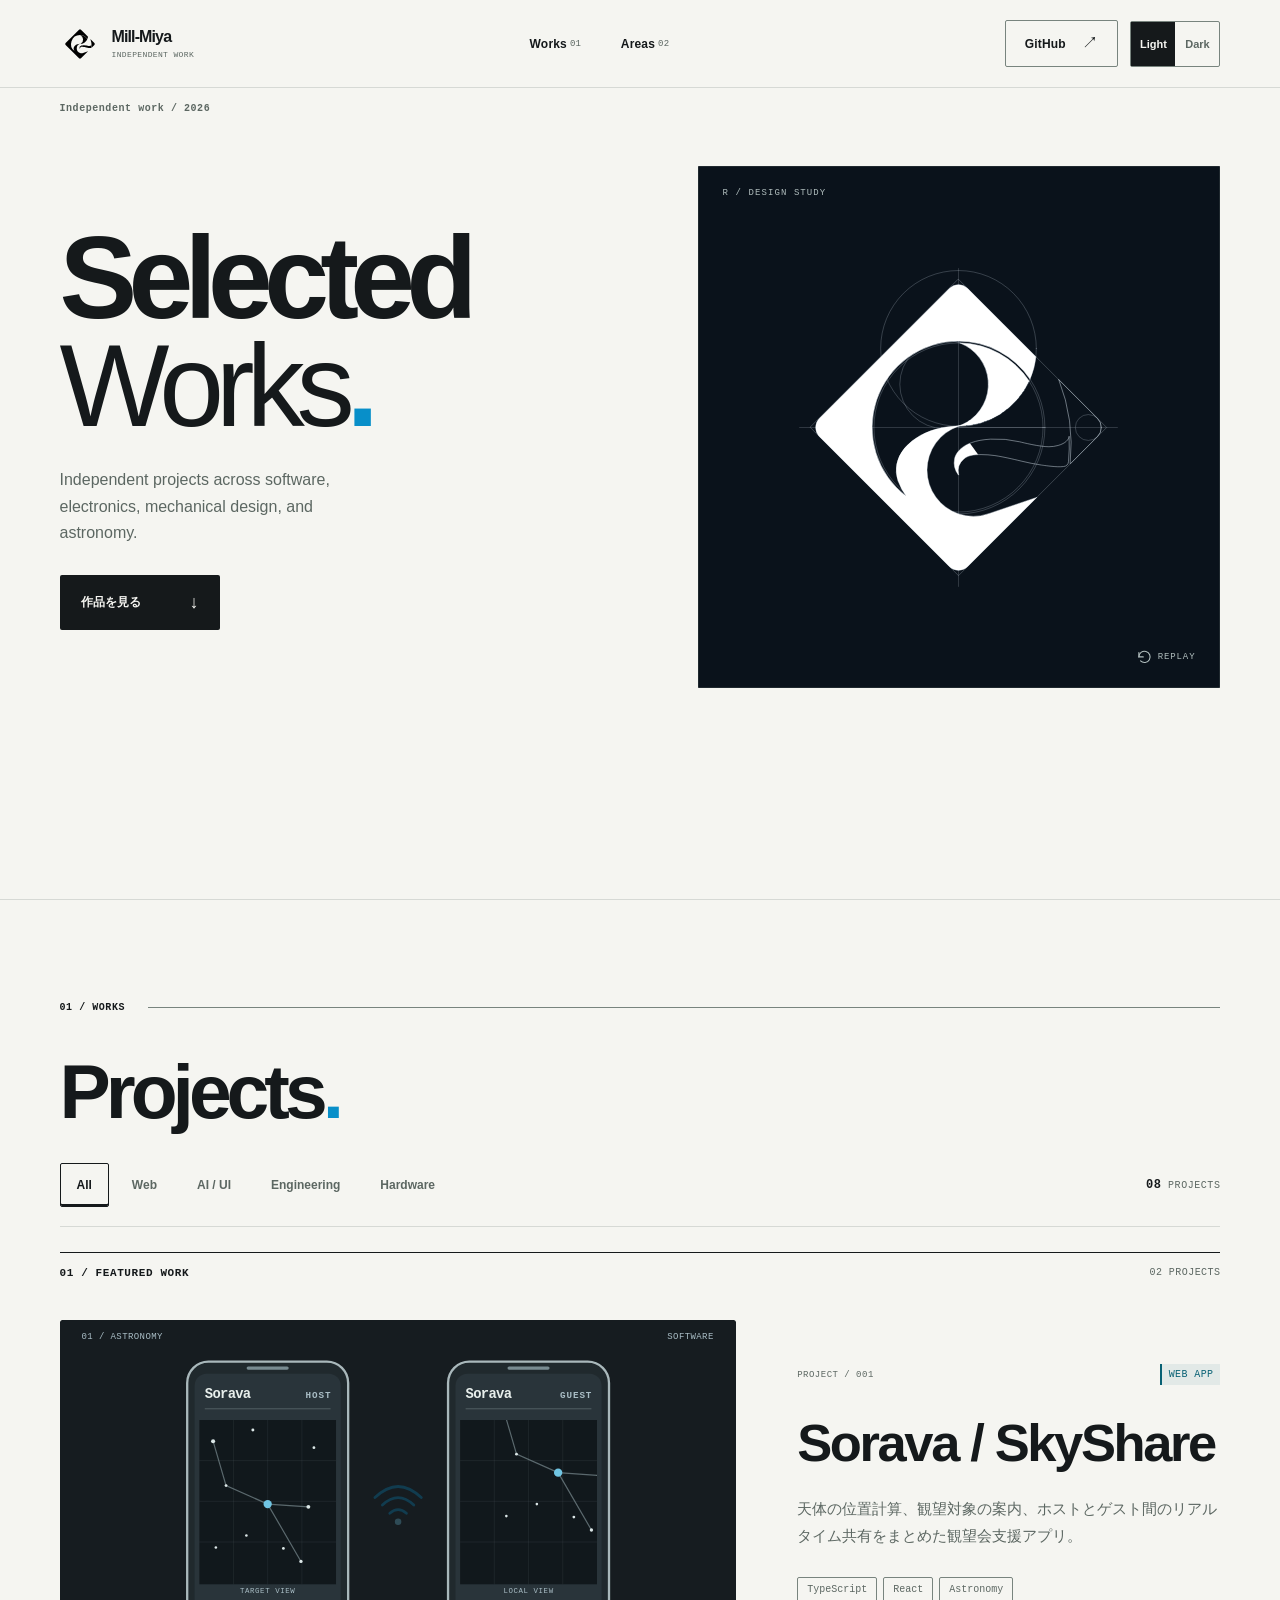
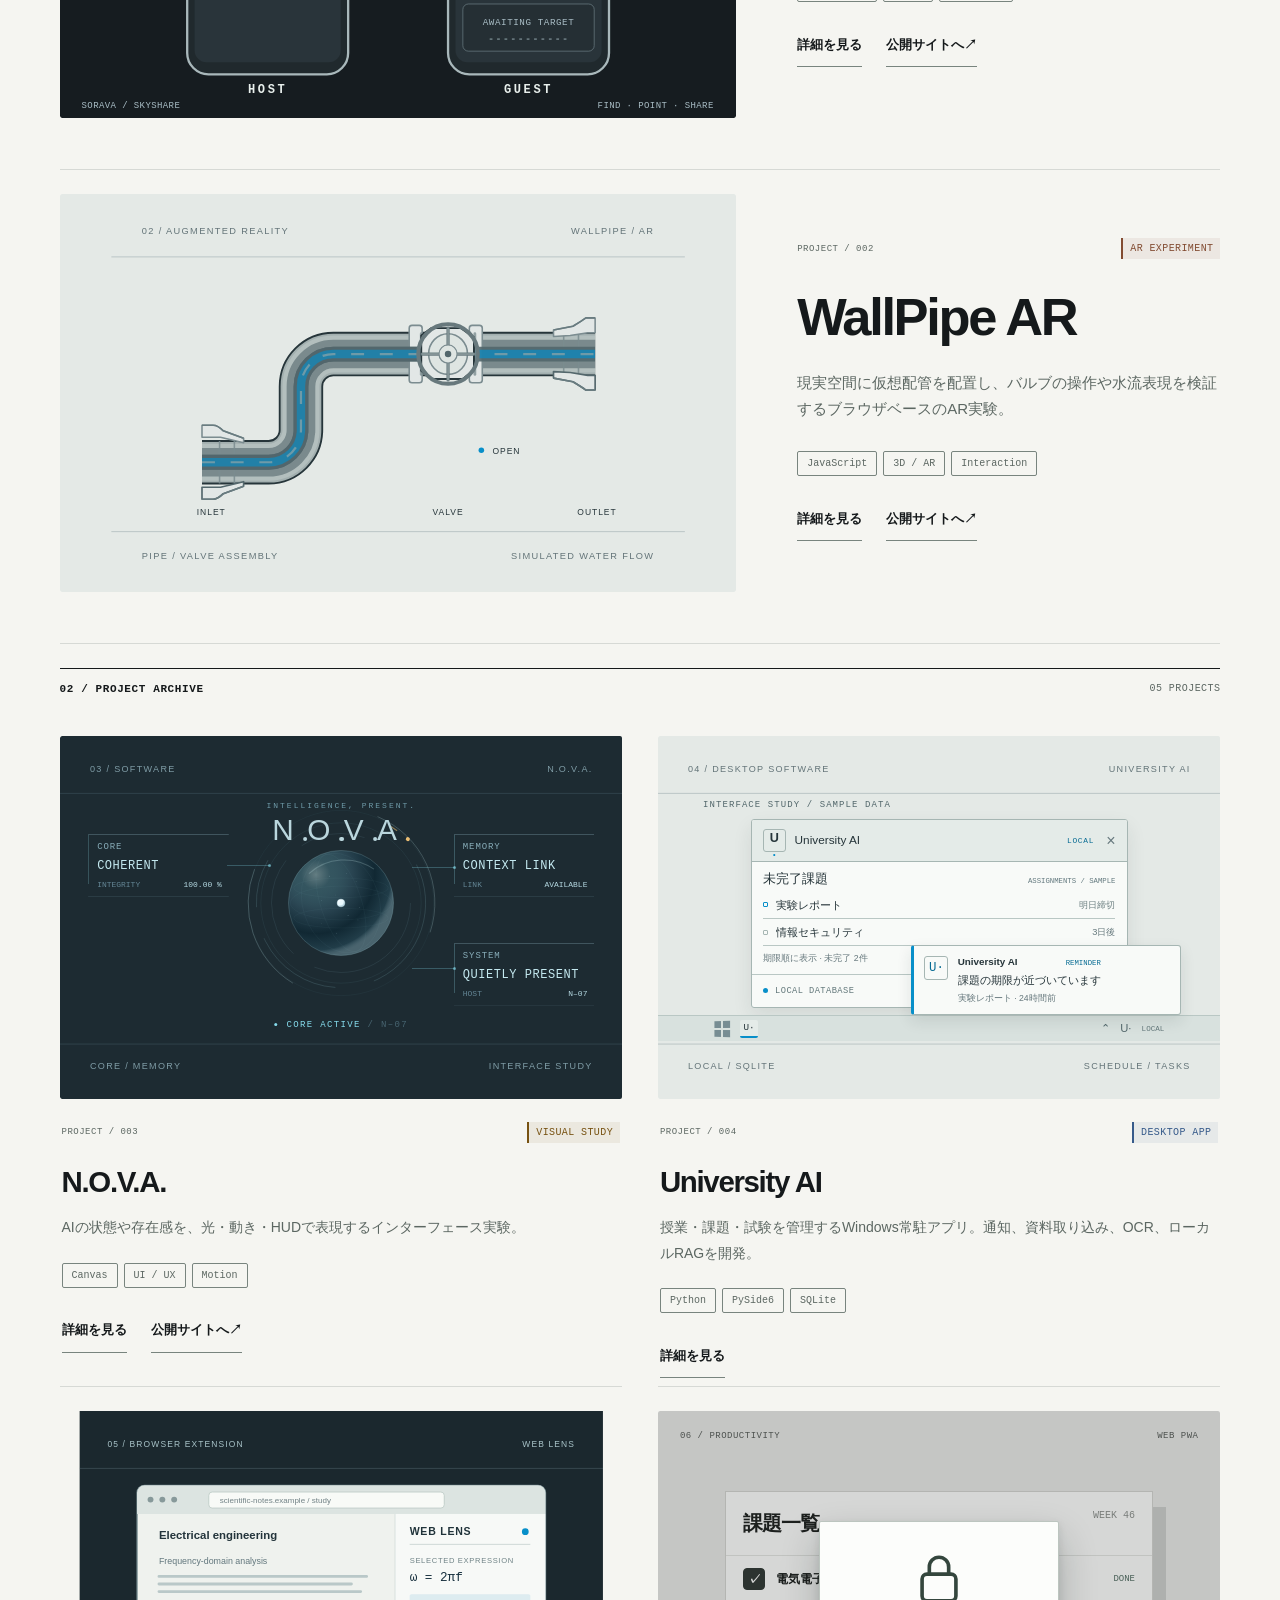
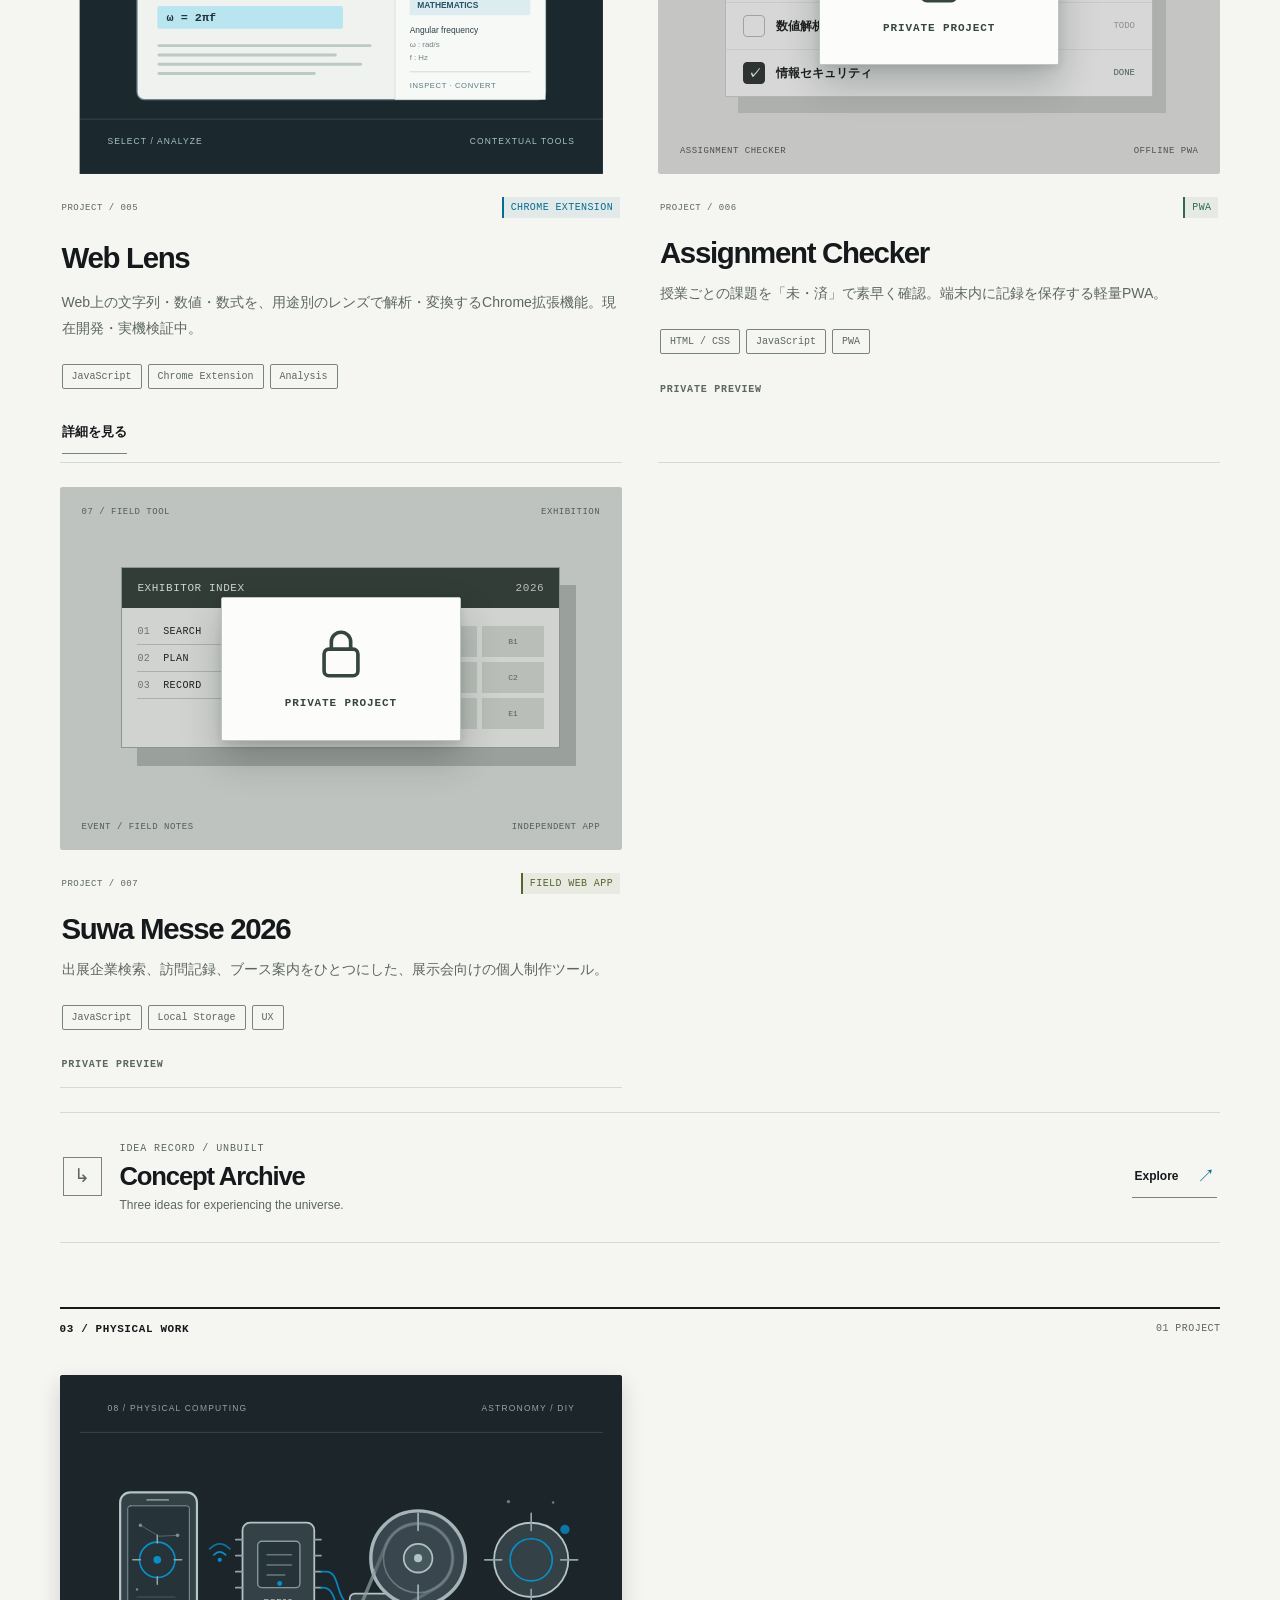
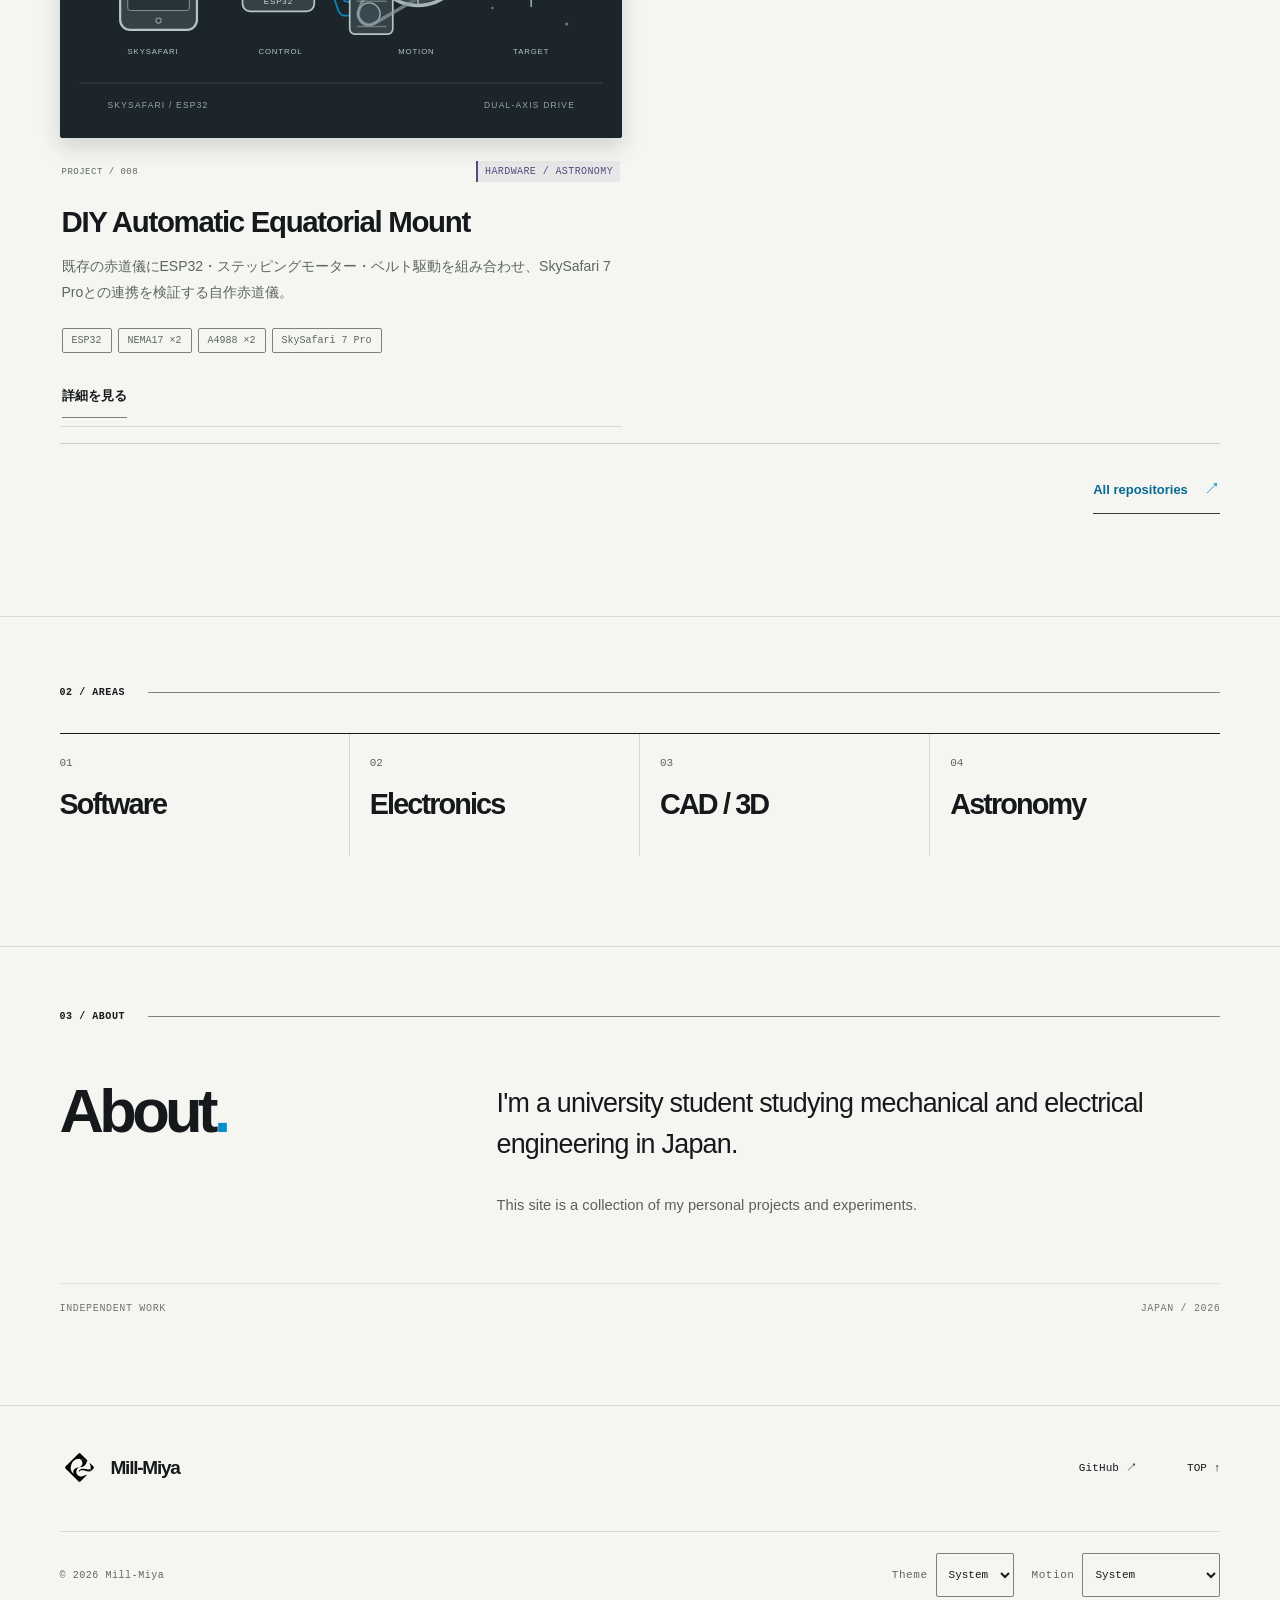
<file: index.html>
<!doctype html>
<html lang="ja" data-type="software">
<head>
  <meta charset="utf-8">
  <meta name="viewport" content="width=device-width, initial-scale=1, viewport-fit=cover">
  <meta name="theme-color" content="#f5f5f1">
  <meta name="color-scheme" content="light dark">
  <meta name="page-type" content="software">
  <meta name="site-kind" content="software">
  <meta name="description" content="Mill-Miya — Independent portfolio. Software, electronics, astronomy, CAD and 3D.">
  <meta property="og:type" content="website">
  <meta property="og:title" content="Mill-Miya — Selected Works">
  <meta property="og:description" content="Independent portfolio / Software · Electronics · Astronomy">
  <meta property="og:url" content="https://mill-miya.github.io/">
  <meta property="og:image" content="https://mill-miya.github.io/assets/og-cover.png">
  <meta name="twitter:card" content="summary_large_image">
  <link rel="canonical" href="https://mill-miya.github.io/">
  <link rel="icon" href="assets/favicon-48.png?v=3" sizes="48x48" type="image/png">
  <link rel="icon" href="assets/favicon.svg?v=3" type="image/svg+xml" sizes="any">
  <link rel="apple-touch-icon" href="assets/icon-180.png?v=3">
  <script>
    try {
      const root = document.documentElement;
      const theme = localStorage.getItem('mill-miya.theme');
      if (theme === 'light' || theme === 'dark') root.dataset.themeChoice = theme;
      const motion = localStorage.getItem('mill-miya.motion');
      if (['reduce', 'full'].includes(motion)) root.dataset.motionChoice = motion;
      const accent = localStorage.getItem('mill-miya.accent');
      if (['sage', 'copper', 'violet'].includes(accent)) root.dataset.accentChoice = accent;
    } catch {}
  </script>
  <link rel="stylesheet" href="assets/style.css?v=101">
  <link rel="stylesheet" href="assets/concept-archive.css?v=4">
  <script src="assets/r-logo-spin-hq-static-v2-20261120.js?v=3" defer></script>
  <script src="assets/main.js?v=39" defer></script>
  <script src="assets/concept-archive.js?v=6" defer></script>
  <title>Mill-Miya — Selected Works</title>
</head>
<body>
  <a class="skip-link" href="#main">Skip to content</a>
  <header class="site-header" id="page-top">
    <a href="#top" class="brand" aria-label="Mill-Miya Independent Work — ホームへ">
      <img class="brand-logo" src="assets/r-logo-black.svg" width="39" height="39" alt="">
      <span class="brand-wordmark">Mill-Miya<span class="brand-sub">Independent work</span></span>
    </a>
    <nav class="site-nav" aria-label="Page navigation">
      <a href="#works">Works <span>01</span></a>
      <a href="#areas">Areas <span>02</span></a>
    </nav>
    <div class="header-actions">
      <a class="header-github" href="https://github.com/Mill-Miya" target="_blank" rel="noopener noreferrer">GitHub <span aria-hidden="true">↗</span></a>
      <div class="header-theme" role="group" aria-label="Color theme" hidden>
        <button type="button" data-header-theme="light" aria-pressed="false">Light</button>
        <button type="button" data-header-theme="dark" aria-pressed="false">Dark</button>
      </div>
    </div>
  </header>

  <main id="main">
    <section class="hero" id="top" aria-labelledby="hero-heading">
      <div class="hero-content">
        <div class="hero-flag">Independent work / 2026</div>
        <div class="hero-main">
          <div class="hero-copy">
            <h1 id="hero-heading">Selected<br><em>Works</em><button type="button" class="hero-period" id="accent-cycle" aria-label="Change accent color. Current: Sky Blue." title="Change color">.</button></h1>
            <span class="visually-hidden" id="accent-announcement" aria-live="polite"></span>
            <p class="hero-description">Independent projects across software, electronics, mechanical design, and astronomy.</p>
            <div class="hero-links"><a class="button-primary" href="#works">作品を見る <span aria-hidden="true">↓</span></a></div>
          </div>
          <div class="hero-visual" role="group" aria-label="Mill-Miya R personal symbol">
            <div class="hero-visual-top" aria-hidden="true"><span>R / DESIGN STUDY</span></div>
            <div class="hero-logo-wrap"><svg class="hero-logo-poster" viewBox="0 0 1254 1254" fill="#fff" aria-hidden="true"><path d="M 858.8075879650387,469.94827704248837 A 252.2,252.2 0 0,0 877.7358805804153,397.73588058041526 L 770.0,290.0 L 656.69848,176.69848 A 42.0,42.0 0.0 0,0 597.30152,176.69848 L 176.69848,597.30152 A 42.0,42.0 0.0 0,0 176.69848,656.69848 L 597.30152,1077.30152 A 42.0,42.0 0.0 0,0 656.69848,1077.30152 L 880.375,853.625 L 722.902930377269,906.9216837300232 A 149.93545543584725,149.93545543584725 0 0,1 627.0,907.0 A 149.93545543584725,149.93545543584725 0.0 0,1 627.0,622.8 A 252.2,252.2 0 0,0 855.9208988050817,476.4303364106464 A 274.0,274.0 0 0,0 632.0739322814651,353.0469835089975 A 143.56,143.56 0 0,1 652.5078,611.16 C 623.5309147688395,627.9794296877324 614.0108614381197,619.9435056479788 572.8278578948604,628.0 A 202.10000000000002,142.10000000000002 0 0,0 431.1624428343677,800.0 A 203.14379616335947,203.14379616335947 0 0,0 457.67486846618317,850.0 A 280.0,280.0 0 0,1 627.0,347.0 A 280.0,280.0 0 0,1 858.8075879650387,469.94827704248837 Z"/><path d="M 730.93679,664.73753 C 628.1909007585219,670.4051661174622 616.1611539819643,720.0610768413272 614.4477138429185,728.2912513300691 A 64.0,64.0 0 0,0 626.5258272576347,780.5508014155092 A 0.6,0.6 0 0,0 627.5826195669595,780.0397918020061 A 51.0,51.0 0 0,1 644.3639642626957,728.7509878514275 C 657.2022050904571,718.0012696667102 673.9360973010882,714.7451001519297 700.0,714.7451001519297 A 312.94148883285516,312.94148883285516 0 0,1 745.0,717.9974296121586 C 776.6295883041212,722.5934299260505 825.2849473210729,734.6113587294444 830.0,735.7710078550373 A 709.5027564752111,709.5027564752111 0 0,0 895.0,748.5724134095996 C 896.2615651228084,748.7601811018825 912.515145372656,751.1758396213418 930.0,752.8956053990611 C 942.5586446797965,754.1308417104385 955.1172893595931,754.9445927947128 967.6759340393896,753.4519424129464 A 18.0,18.0 0 0,0 983.4702470825283,737.2861860803645 A 570.4520265052622,570.4520265052622 0 0,0 985.4314733231299,656.6815612400471 C 984.3114172418129,666.0153619176886 974.2759746056636,678.1441102997983 950.0,685.1387828697292 A 107.8593553584303,107.8593553584303 0 0,1 920.0,689.3551329594382 C 888.9811611738791,689.3156725895058 835.6023038008613,675.8668596952393 825.0,673.3078961196654 A 324.6917715870368,324.6917715870368 0 0,0 730.93679,664.73753 Z"/><path d="M 951.975,471.975 A 576.4520265052622,576.4520265052622 0 0,1 988.9223461045462,743.0674539088453 A 0.8,0.8 0 0,0 990.283697185027,743.716302814973 L 1077.30152,656.69848 A 42.0,42.0 0.0 0,0 1077.30152,597.30152 L 951.975,471.975 Z"/></svg><iframe id="hero-logo-frame" class="hero-logo-frame" src="assets/r-logo-hero-embed.html?v=21" title="Rロゴの設計・3支点スクレーパーアニメーション" aria-hidden="true" tabindex="-1" loading="eager" scrolling="no" sandbox="allow-scripts"></iframe><canvas id="hero-logo-spin-canvas" class="hero-logo-spin-canvas" aria-hidden="true"></canvas><button type="button" id="hero-logo-spin" class="hero-logo-spin-trigger" aria-label="完成したRロゴを3Dで回転させる" title="Spin!" hidden></button></div>
            <div class="hero-visual-bottom">
              <button id="hero-logo-replay" class="hero-logo-replay" type="button" aria-label="REPLAY — Rロゴアニメーションを最初から再生" title="Replay" hidden>
                <svg width="15" height="15" viewBox="0 0 24 24" aria-hidden="true" fill="none" stroke="currentColor" stroke-width="1.8" stroke-linecap="round" stroke-linejoin="round"><path d="M3 11a9 9 0 1 1 2.64 6.36"/><path d="M3 4v7h7"/></svg>
                <span>REPLAY</span>
              </button>
            </div>
          </div>
        </div>
      </div>
    </section>

    <section class="works section-pad" id="works" aria-labelledby="works-heading">
      <div class="section-top"><span class="section-index">01 / WORKS</span><span class="section-rule" aria-hidden="true"></span></div>
      <div class="section-intro"><div><h2 id="works-heading">Projects<span class="punct">.</span></h2></div></div>
      <div class="works-toolbar">
        <div class="filters" role="group" aria-label="Filter projects by field">
          <button type="button" class="filter active" data-filter="all" aria-pressed="true">All</button>
          <button type="button" class="filter" data-filter="web" aria-pressed="false">Web</button>
          <button type="button" class="filter" data-filter="ai" aria-pressed="false">AI / UI</button>
          <button type="button" class="filter" data-filter="engineering" aria-pressed="false">Engineering</button>
          <button type="button" class="filter" data-filter="hardware" aria-pressed="false">Hardware</button>
        </div>
        <span class="works-count" role="status" aria-atomic="true"><strong id="visible-count">08</strong> <span id="project-count-unit">PROJECTS</span></span>
      </div>

      <div class="project-grid" id="project-grid">
<div class="project-group-label" id="featured-group-label"><span>01 / FEATURED WORK</span><span data-group-count>02 PROJECTS</span></div>
        <article class="project-card featured" data-tags="web astronomy" data-project="01" data-sheet-id="sorava"><div class="project-media"><div class="project-art art-sorava" role="img" aria-label="Soravaの縦長スマホ2台。ホストがM42を選ぶと中央のWi-Fiが点滅し、別方向を向いたゲストの星図が同じ観測方向に同期する概念アニメーション">
  <div class="art-cap"><span>01 / ASTRONOMY</span><span>SOFTWARE</span></div>
  <svg class="sorava-sharing-drawing" xmlns="http://www.w3.org/2000/svg" viewBox="0 0 620 430" fill="none" aria-hidden="true">
    
    <g class="sorava-phone-host" transform="translate(82 45)">
      <!-- 174 / 338 = 0.515: a recognizably tall phone, with a 91% width screen. -->
      <rect x="0" y="0" width="174" height="338" rx="23" fill="#20292D" stroke="#A9B8BB" stroke-width="2.5"/>
      <rect x="8" y="13" width="158" height="312" rx="13" fill="#29343A"/>
      <path d="M66 7H108" stroke="#788B91" stroke-width="3.5" stroke-linecap="round"/>
      <text x="19" y="39" class="sorava-brand">Sorava</text>
      <text x="156" y="39" text-anchor="end" class="sorava-role">HOST</text>
      <path d="M19 51H155" stroke="#77888B" stroke-opacity=".55"/>
      
      <svg class="sorava-phone-map" x="13" y="63" width="148" height="178" viewBox="0 0 148 178" overflow="hidden">
        <rect width="148" height="178" fill="#11181C"/>
        <g stroke="#5C6B71" stroke-opacity=".25" stroke-width=".7">
          <path d="M0 44H148M0 88H148M0 132H148M37 0V178M74 0V178M111 0V178"/>
        </g>
        <!-- Identical star coordinates; only the guest starts with an offset pointing. -->
        <g class="sorava-host-field">
          <path d="M15 23L29 71L74 91L118 94M74 91L110 153" stroke="#8FA2A8" stroke-opacity=".58" stroke-width="1.3"/>
          <g fill="#DCE7E7"><circle cx="15" cy="23" r="2.2"/><circle cx="124" cy="30" r="1.5"/><circle cx="29" cy="71" r="1.5"/><circle cx="118" cy="94" r="2.1"/><circle cx="18" cy="138" r="1.4"/><circle cx="110" cy="153" r="1.8"/><circle cx="58" cy="11" r="1.6"/><circle cx="91" cy="139" r="1.5"/><circle cx="51" cy="125" r="1.4"/></g>
          <circle class="sorava-m42-star" cx="74" cy="91" r="4.5" fill="#70C5E3"/>
        </g>
        <g class="sorava-map-reticle sorava-host-reticle" stroke="#088FC9" stroke-width="1.2" stroke-opacity=".74">
          <path d="M74 63V79M74 103V119M46 91H62M86 91H102"/>
          <circle cx="74" cy="91" r="16"/>
        </g>
      </svg>
      <text x="87" y="250" text-anchor="middle" class="sorava-map-label">TARGET VIEW</text>
      
      <g class="sorava-host-picked">
        <rect x="16" y="262" width="142" height="51" rx="6" fill="#293A41" stroke="#088FC9" stroke-opacity=".65"/>
        <text x="27" y="284" class="sorava-object-name">M42</text>
        <text x="27" y="298" class="sorava-object-detail">ORION NEBULA</text>
        <text x="27" y="308" class="sorava-object-data">TARGET SELECTED</text>
        <circle cx="145" cy="275" r="3.4" fill="#088FC9"/>
      </g>
    </g>
    <g class="sorava-wifi-node" transform="translate(310 203)">
      <path d="M-25 -11Q0 -35 25 -11" stroke="#088FC9" stroke-width="3" stroke-linecap="round"/>
      <path d="M-17 -3Q0 -19 17 -3" stroke="#088FC9" stroke-width="3" stroke-linecap="round"/>
      <path d="M-9 6Q0 -2 9 6" stroke="#088FC9" stroke-width="3" stroke-linecap="round"/>
      <circle cy="15" r="3.5" fill="#70C5E3"/>
    </g>
    
    <g class="sorava-phone-guest" transform="translate(364 45)">
      <!-- 174 / 338 = 0.515: a recognizably tall phone, with a 91% width screen. -->
      <rect x="0" y="0" width="174" height="338" rx="23" fill="#20292D" stroke="#A9B8BB" stroke-width="2.5"/>
      <rect x="8" y="13" width="158" height="312" rx="13" fill="#29343A"/>
      <path d="M66 7H108" stroke="#788B91" stroke-width="3.5" stroke-linecap="round"/>
      <text x="19" y="39" class="sorava-brand">Sorava</text>
      <text x="156" y="39" text-anchor="end" class="sorava-role">GUEST</text>
      <path d="M19 51H155" stroke="#77888B" stroke-opacity=".55"/>
      
      <svg class="sorava-phone-map" x="13" y="63" width="148" height="178" viewBox="0 0 148 178" overflow="hidden">
        <rect width="148" height="178" fill="#11181C"/>
        <g stroke="#5C6B71" stroke-opacity=".25" stroke-width=".7">
          <path d="M0 44H148M0 88H148M0 132H148M37 0V178M74 0V178M111 0V178"/>
        </g>
        <!-- Identical star coordinates; only the guest starts with an offset pointing. -->
        <g class="sorava-guest-field">
          <path d="M15 23L29 71L74 91L118 94M74 91L110 153" stroke="#8FA2A8" stroke-opacity=".58" stroke-width="1.3"/>
          <g fill="#DCE7E7"><circle cx="15" cy="23" r="2.2"/><circle cx="124" cy="30" r="1.5"/><circle cx="29" cy="71" r="1.5"/><circle cx="118" cy="94" r="2.1"/><circle cx="18" cy="138" r="1.4"/><circle cx="110" cy="153" r="1.8"/><circle cx="58" cy="11" r="1.6"/><circle cx="91" cy="139" r="1.5"/><circle cx="51" cy="125" r="1.4"/></g>
          <circle class="sorava-m42-star" cx="74" cy="91" r="4.5" fill="#70C5E3"/>
        </g>
        <g class="sorava-map-reticle sorava-guest-reticle" stroke="#088FC9" stroke-width="1.2" stroke-opacity=".74">
          <path d="M74 63V79M74 103V119M46 91H62M86 91H102"/>
          <circle cx="74" cy="91" r="16"/>
        </g>
        <!-- Real SkyShare uses directional guidance before acquisition: with
             the guest pointing right/up of the target, guide towards upper-right. -->
        <!-- Bottom-center of the star chart, just above the LOCAL VIEW caption. -->
        <g class="sorava-guest-direction" transform="translate(0 55)" stroke="#E8EFEC" stroke-width="3" stroke-linecap="round" stroke-linejoin="round">
          <circle cx="74" cy="91" r="22" fill="#263C43" fill-opacity=".93" stroke="#088FC9" stroke-width="1.3"/>
          <path d="M60 105L89 76M75 76H89V90" fill="none"/>
        </g>
      </svg>
      <text x="87" y="250" text-anchor="middle" class="sorava-map-label sorava-guest-local-label">LOCAL VIEW</text>
      <text x="87" y="250" text-anchor="middle" class="sorava-map-label sorava-guest-guiding-label">FOLLOW ↗</text>
      <text x="87" y="250" text-anchor="middle" class="sorava-map-label sorava-guest-synced-label">SYNCED VIEW</text>
      
      <g class="sorava-guest-waiting">
        <rect x="16" y="262" width="142" height="51" rx="6" fill="#252F34" stroke="#73858B" stroke-opacity=".7"/>
        <text x="87" y="285" text-anchor="middle" class="sorava-waiting-label">AWAITING TARGET</text>
        <path d="M45 300H129" stroke="#86999E" stroke-width="2" stroke-dasharray="3 5" opacity=".65"/>
      </g>
      <g class="sorava-guest-received">
        <rect x="16" y="262" width="142" height="51" rx="6" fill="#293A41" stroke="#088FC9" stroke-opacity=".65"/>
        <text x="27" y="284" class="sorava-object-name">M42</text>
        <text x="27" y="298" class="sorava-object-detail">ORION NEBULA</text>
        <text x="27" y="308" class="sorava-object-data">TARGET RECEIVED</text>
        <circle cx="145" cy="275" r="3.4" fill="#088FC9"/>
      </g>
    </g>
    <text x="169" y="403" text-anchor="middle" class="sorava-device-label">HOST</text>
    <text x="451" y="403" text-anchor="middle" class="sorava-device-label">GUEST</text>
  </svg>
  <div class="art-bottom"><span>SORAVA / SKYSHARE</span><span>FIND · POINT · SHARE</span></div>
</div><button type="button" class="project-media-hit" data-open-sheet tabindex="-1" aria-haspopup="dialog" aria-controls="project-sheet" aria-label="Sorava / SkyShare の紹介シートを開く"></button></div><div class="project-info"><div class="project-topline"><span class="project-number">PROJECT / 001</span><span class="project-year">WEB APP</span></div><h3><button type="button" class="project-title-button" data-open-sheet aria-haspopup="dialog" aria-controls="project-sheet" aria-label="Sorava / SkyShare の詳細を見る">Sorava / SkyShare</button></h3><p>天体の位置計算、観望対象の案内、ホストとゲスト間のリアルタイム共有をまとめた観望会支援アプリ。</p><div class="tag-row"><span>TypeScript</span><span>React</span><span>Astronomy</span></div><div class="project-links"><button type="button" class="sheet-link" data-open-sheet aria-haspopup="dialog" aria-controls="project-sheet" aria-label="Sorava / SkyShare の詳細を見る">詳細を見る</button><a href="https://mill-miya.github.io/SkyShare/" target="_blank" rel="noopener noreferrer">公開サイトへ <span aria-hidden="true">↗</span></a></div></div><template class="project-sheet-detail"><section class="sheet-detail-section" aria-label="Project concept"><div class="sheet-detail-heading">01 / CONCEPT</div><p class="sheet-purpose">観望会で、今見ている天体や場所を参加者同士でリアルタイムに共有できるWebアプリ。</p></section><section class="sheet-detail-section" aria-label="Key features"><div class="sheet-detail-heading">02 / KEY FEATURES</div><div class="sheet-feature-list"><div class="sheet-feature"><span class="sheet-feature-index">01</span><div><h3>観測情報の共有</h3><p>見ている天体や場所・方向を共有</p></div></div><div class="sheet-feature"><span class="sheet-feature-index">02</span><div><h3>天体案内</h3><p>月や惑星の位置を計算して表示</p></div></div><div class="sheet-feature"><span class="sheet-feature-index">03</span><div><h3>ホスト・ゲスト連携</h3><p>観望会の案内役と参加者をつなぐ</p></div></div></div></section><section class="sheet-note" aria-label="Development notes"><div class="sheet-detail-heading">DEVELOPMENT NOTES</div><p>開発中。リアルタイム共有には別途サーバーを使用。</p></section></template></article>
        <article class="project-card featured" data-tags="web engineering" data-project="02" data-sheet-id="wallpipe-ar"><div class="project-media"><div class="project-art art-wallpipe" role="img" aria-label="2か所の曲がりを持つ固定された仮想金属配管で、4本スポークのバルブハンドルを回すと配管内部の水流が見えるWallPipe ARの概念アニメーション">
            <svg class="pipe-drawing" aria-hidden="true" viewBox="0 0 620 430" fill="none" xmlns="http://www.w3.org/2000/svg">
              <rect width="620" height="430" fill="#E4E9E6"/>
              <path d="M0 68H620M0 365H620" stroke="#82949A" stroke-opacity=".46"/>
              <g fill="#55676C" font-size="10" font-family="Arial, sans-serif" letter-spacing="1.45" opacity=".9">
                <text x="33" y="43">02 / AUGMENTED REALITY</text>
                <text x="587" y="43" text-anchor="end">WALLPIPE / AR</text>
                <text x="33" y="395">PIPE / VALVE ASSEMBLY</text>
                <text x="587" y="395" text-anchor="end">SIMULATED WATER FLOW</text>
              </g>
              <defs>
                <!-- The pipe behind the handwheel belongs to the left/right pipes,
                     not the valve. The hidden seam is at wheel center x=364. -->
                <clipPath id="wp-part-left-clip"><rect x="55" y="105" width="309" height="285"/></clipPath>
                <clipPath id="wp-part-right-clip"><rect x="364" y="105" width="219" height="285"/></clipPath>
                <mask id="wp-flow-reveal" x="57" y="119" width="525" height="240" maskUnits="userSpaceOnUse" maskContentUnits="userSpaceOnUse">
                  <!-- Upstream flows continuously; only downstream water advances after the valve opens. -->
                  <path class="wp-reveal-left" d="M364 173H240A35 35 0 0 0 205 208V255A35 35 0 0 1 170 290H98" fill="none" stroke="#fff" stroke-width="37" stroke-linecap="butt"/>
                  <path class="wp-reveal-right" d="M364 173H523" fill="none" stroke="#fff" stroke-width="37" stroke-linecap="butt"/>
                </mask>
                <!-- One source geometry keeps all three modules identical at the seams. -->
                <g id="wp-pipe-template" class="wp-pipe-geometry" stroke-linecap="butt" stroke-linejoin="round">
                  <!-- Exactly two 90-degree elbows: right, up, right. -->

                  <path class="wp-pipe-outline" d="M98 290H170A35 35 0 0 0 205 255V208A35 35 0 0 1 240 173H523" stroke="#26353A" stroke-width="48"/>
                  <path class="wp-pipe-back" d="M98 290H170A35 35 0 0 0 205 255V208A35 35 0 0 1 240 173H523" stroke="#A2AFAF" stroke-width="44"/>
                  <path class="wp-pipe-bore" d="M98 290H170A35 35 0 0 0 205 255V208A35 35 0 0 1 240 173H523" stroke="#53676C" stroke-width="31"/>
                  <!-- The metallic near wall initially hides the water, then becomes translucent. -->
                  <path class="wp-pipe-front" d="M98 290H170A35 35 0 0 0 205 255V208A35 35 0 0 1 240 173H523" stroke="#E2E7E6" stroke-width="40"/>
                  <!-- A narrow cutaway window reveals water in the pipe core, not on the metal surface. -->
                  <!-- The cyan core must paint over the translucent cutaway, matching the left-hand water. -->
                  <!-- Upstream supply continues underneath the opaque near wall; revealed only when metal turns translucent. -->

                  <g class="wp-pipe-collars" stroke="#7B8C90" stroke-width="1.7" fill="#E2E7E6">
                    <path d="M117 267V313M133 267V313M489 149V197M505 149V197" opacity=".85"/>
                    <rect x="322" y="142" width="14" height="62" rx="3" fill="#E2E7E6"/>
                    <rect x="387" y="142" width="14" height="62" rx="3" fill="#E2E7E6"/>
                  </g>
                  <!-- The end lips widen only the final short stretches of tubing;
                       neither opening is covered by a disc or closed with an ellipse. -->
                  <g class="wp-mouth-flares" stroke-linejoin="round">
                    <!-- Straight, squared-off lip sections transition smoothly into the nominal pipe width. -->
                    <g class="wp-mouth-in">
                      <path d="M98 250H110Q115 250 121 256L143 264V269L118 263H98Z" fill="#E2E7E6" stroke="#7B8C90" stroke-width="1.7"/>
                      <path d="M98 330H110Q115 330 121 324L143 316V311L118 317H98Z" fill="#E2E7E6" stroke="#53676C" stroke-width="1.8"/>
                      <path d="M98 250H110Q115 250 121 256L143 264M98 330H110Q115 330 121 324L143 316" fill="none" stroke="#697C80" stroke-width="1.8"/>
                    </g>
                    <g class="wp-mouth-out">
                      <path d="M478 147L499 143Q509 137 513 134H523V150H515L496 153L478 154Z" fill="#E2E7E6" stroke="#7B8C90" stroke-width="1.7"/>
                      <path d="M478 199L499 203Q509 209 513 212H523V196H515L496 193L478 192Z" fill="#E2E7E6" stroke="#53676C" stroke-width="1.8"/>
                      <path d="M478 147L499 143Q509 137 513 134H523M478 199L499 203Q509 209 513 212H523" fill="none" stroke="#697C80" stroke-width="1.8"/>
                    </g>
                  </g>

                </g>
              </defs>
              <!-- Flat engineering backdrop, no perspective grid or tracking decorations. -->
              <g class="wp-scene">
                <g class="wp-pipe-assembly" stroke-linecap="butt" stroke-linejoin="round">
                  <!-- The pipe and valve are fully assembled from the first frame.
                       Their positions remain fixed while the wheel and internal water move. -->
                  <g class="wp-part-left" clip-path="url(#wp-part-left-clip)">
                    <use href="#wp-pipe-template"/>
                  </g>
                  <g class="wp-part-right" clip-path="url(#wp-part-right-clip)">
                    <use href="#wp-pipe-template"/>
                  </g>
                  <!-- Live water is deliberately not part of the rigid steel <use> copies.
                       Otherwise cloned SVG content can show the final blue state during assembly. -->
                  <g class="wp-pipe-effects" stroke-linecap="butt" stroke-linejoin="round">
                    <path class="wp-water-stream" d="M98 290H170A35 35 0 0 0 205 255V208A35 35 0 0 1 240 173H523" mask="url(#wp-flow-reveal)" stroke="#6E9AA8" stroke-width="2.4" stroke-dasharray="14 17"/>
                    <path class="wp-flow-cutaway" d="M98 290H170A35 35 0 0 0 205 255V208A35 35 0 0 1 240 173H523" mask="url(#wp-flow-reveal)" stroke="#53676C" stroke-width="16"/>
                    <path class="wp-water-core" d="M98 290H170A35 35 0 0 0 205 255V208A35 35 0 0 1 240 173H523" mask="url(#wp-flow-reveal)" stroke="#088FC9" stroke-opacity=".72" stroke-width="9" opacity=".96"/>
                    <path class="wp-flow-trace" d="M98 290H170A35 35 0 0 0 205 255V208A35 35 0 0 1 240 173H523" mask="url(#wp-flow-reveal)" stroke="#6E9AA8" stroke-width="2.4" stroke-dasharray="14 17"/>
                  <g class="wp-upstream-water" stroke-linecap="butt" stroke-linejoin="round">
                    <path class="wp-upstream-window" d="M98 290H170A35 35 0 0 0 205 255V208A35 35 0 0 1 240 173H337" stroke="#53676C" stroke-width="16"/>
                    <path class="wp-upstream-core" d="M98 290H170A35 35 0 0 0 205 255V208A35 35 0 0 1 240 173H337" stroke="#088FC9" stroke-opacity=".72" stroke-width="9"/>
                    <path class="wp-upstream-stream" d="M98 290H170A35 35 0 0 0 205 255V208A35 35 0 0 1 240 173H337" stroke="#6E9AA8" stroke-width="2.4" stroke-dasharray="14 17"/>
                  </g>
                  </g>
                  <g class="wp-coupler-locks" fill="none" stroke="#7B8C90" stroke-linecap="round">
                    <path class="wp-lock-left" d="M335 151V195" stroke-width="3" opacity=".78"/>
                    <path class="wp-lock-right" d="M393 151V195" stroke-width="3" opacity=".78"/>
                  </g>

                  <g class="wp-valve">
                    <!-- Cast housing with chamfered shoulders, bonnet and circular cover. -->
                    <path class="wp-valve-housing" d="M335 153L346 145H378L392 155V190L380 200H346L335 191Z" fill="#E2E7E6" stroke="#26353A" stroke-width="2.1"/>

                    <ellipse cx="364" cy="173" rx="21" ry="22" fill="#DEE5E2" stroke="#7B8C90" stroke-width="1.7"/>

                    <!-- The rim and four spokes rotate around the fixed local origin (0,0).
                         The hub is deliberately a separate stationary element. -->
                    <g class="wp-wheel-tilt" transform="translate(364 173) scale(.70 .70)">
                      <g class="wp-wheel-spin">
                        <circle r="46" fill="none" stroke="#68797D" stroke-width="6.2"/>

                        <path d="M0-40V40M-40 0H40" stroke="#697C80" stroke-width="5" stroke-linecap="round"/>
                        <path d="M0-40V40M-40 0H40" stroke="#A2AFAF" stroke-width="1.4" stroke-linecap="round"/>
                      </g>
                      <g class="wp-wheel-hub">
                        <circle r="14" fill="#DEE5E2" stroke="#7B8C90" stroke-width="2"/>
                        <circle r="5" fill="#53676C"/>
                      </g>
                    </g>
                  </g>
                </g>
              </g>
              <g class="wp-status-closed" font-family="Arial, sans-serif" font-size="9.2" letter-spacing="1.05" fill="#26353A">
                <circle cx="400" cy="277" r="3" fill="#53676C"/>
                <text x="412" y="281">CLOSED</text>
              </g>
              <g class="wp-status-open" font-family="Arial, sans-serif" font-size="9.2" letter-spacing="1.05" fill="#26353A">
                <circle cx="400" cy="277" r="3" fill="#088FC9"/>
                <text x="412" y="281">OPEN</text>
              </g>
              <g fill="#26353A" font-family="Arial, sans-serif" font-size="9.2" letter-spacing="1.05" text-anchor="middle">
                <text x="108" y="347">INLET</text>
                <text x="364" y="347">VALVE</text>
                <text x="525" y="347">OUTLET</text>
              </g>
            </svg>
          </div><button type="button" class="project-media-hit" data-open-sheet tabindex="-1" aria-haspopup="dialog" aria-controls="project-sheet" aria-label="WallPipe AR の紹介シートを開く"></button></div><div class="project-info"><div class="project-topline"><span class="project-number">PROJECT / 002</span><span class="project-year">AR EXPERIMENT</span></div><h3><button type="button" class="project-title-button" data-open-sheet aria-haspopup="dialog" aria-controls="project-sheet" aria-label="WallPipe AR の詳細を見る">WallPipe AR</button></h3><p>現実空間に仮想配管を配置し、バルブの操作や水流表現を検証するブラウザベースのAR実験。</p><div class="tag-row"><span>JavaScript</span><span>3D / AR</span><span>Interaction</span></div><div class="project-links"><button type="button" class="sheet-link" data-open-sheet aria-haspopup="dialog" aria-controls="project-sheet" aria-label="WallPipe AR の詳細を見る">詳細を見る</button><a href="https://mill-miya.github.io/wallpipe-ar/" target="_blank" rel="noopener noreferrer">公開サイトへ <span aria-hidden="true">↗</span></a></div></div><template class="project-sheet-detail"><section class="sheet-detail-section" aria-label="Project concept"><div class="sheet-detail-heading">01 / CONCEPT</div><p class="sheet-purpose">現実空間に仮想配管を重ね、手をかざしてバルブを操作する体験ができるARアプリ。</p></section><section class="sheet-detail-section" aria-label="Key features"><div class="sheet-detail-heading">02 / KEY FEATURES</div><div class="sheet-feature-list"><div class="sheet-feature"><span class="sheet-feature-index">01</span><div><h3>手による操作</h3><p>手をかざす・動かすことでバルブを操作</p></div></div><div class="sheet-feature"><span class="sheet-feature-index">02</span><div><h3>水流の可視化</h3><p>バルブの開度に応じて流れが変化</p></div></div><div class="sheet-feature"><span class="sheet-feature-index">03</span><div><h3>配管生成</h3><p>給水・空調・工場設備の配管を自動生成</p></div></div></div></section><section class="sheet-note" aria-label="Development notes"><div class="sheet-detail-heading">DEVELOPMENT NOTES</div><p>試作・検証中。実際の配管を検出するものではない。</p></section></template></article>
        <div class="project-group-label" id="archive-group-label"><span>02 / PROJECT ARCHIVE</span><span data-group-count>05 PROJECTS</span></div>
        <article class="project-card" data-tags="web ai" data-project="03" data-sheet-id="nova"><div class="project-media"><div class="project-art art-nova" role="img" aria-label="N.O.V.A.本体に準じた暗いガラス球、白い小さな核、同心円とアンバー点、CORE・MEMORY・SYSTEMのFull HUD"><svg class="engineering-frame" viewBox="0 0 620 430" preserveAspectRatio="none" aria-hidden="true" xmlns="http://www.w3.org/2000/svg"><path d="M0 68H620M0 365H620" stroke="#49626E" stroke-opacity=".46"/><g fill="#8BAAB4" font-size="10" font-family="Arial, sans-serif" letter-spacing="1.45" opacity=".9"><text x="33" y="43">03 / SOFTWARE</text><text x="587" y="43" text-anchor="end">N.O.V.A.</text><text x="33" y="395">CORE / MEMORY</text><text x="587" y="395" text-anchor="end">INTERFACE STUDY</text></g></svg>
<div class="nova-orbits" aria-hidden="true">
<svg class="nova-signature" viewBox="0 0 240 240" xmlns="http://www.w3.org/2000/svg">
<defs><radialGradient id="nova-glass-grad" cx="26%" cy="23%" r="78%"><stop offset="0" stop-color="#819FA3" stop-opacity=".7"/><stop offset=".18" stop-color="#416C78" stop-opacity=".65"/><stop offset=".45" stop-color="#294451"/><stop offset=".72" stop-color="#112833"/><stop offset=".92" stop-color="#213D49"/><stop offset="1" stop-color="#688A96" stop-opacity=".6"/></radialGradient><radialGradient id="nova-nucleus-grad" cx="35%" cy="30%" r="78%"><stop stop-color="#fff"/><stop offset=".55" stop-color="#ECFAFF"/><stop offset="1" stop-color="#8DB8CB"/></radialGradient></defs>
<circle class="nova-glass-halo" cx="120" cy="120" r="75" fill="none" stroke="#088FC9" stroke-width="7" opacity=".045"/>
<circle class="nova-glass" cx="120" cy="120" r="59" fill="url(#nova-glass-grad)" stroke="#9FC9D1" stroke-width=".7" stroke-opacity=".47"/>
<g class="nova-surface-lines" stroke="#9ACBD3" stroke-width=".48" opacity=".13" fill="none"><ellipse cx="120" cy="120" rx="57" ry="19"/><ellipse cx="120" cy="103" rx="53" ry="11"/><ellipse cx="120" cy="137" rx="53" ry="11"/><ellipse cx="120" cy="120" rx="23" ry="57" transform="rotate(-18 120 120)"/><ellipse cx="120" cy="120" rx="43" ry="57" transform="rotate(-18 120 120)"/></g>
<g class="nova-particles"><circle cx="107" cy="90" r="0.6" fill="#CCEEF5" opacity=".24"/><circle cx="137" cy="96" r="0.5" fill="#CCEEF5" opacity=".24"/><circle cx="98" cy="117" r="0.5" fill="#CCEEF5" opacity=".24"/><circle cx="128" cy="134" r="0.6" fill="#CCEEF5" opacity=".24"/><circle cx="115" cy="154" r="0.5" fill="#CCEEF5" opacity=".24"/><circle cx="98" cy="143" r="0.4" fill="#CCEEF5" opacity=".24"/><circle cx="141" cy="125" r="0.5" fill="#CCEEF5" opacity=".24"/><circle cx="126" cy="87" r="0.5" fill="#CCEEF5" opacity=".24"/><circle cx="114" cy="111" r="0.4" fill="#CCEEF5" opacity=".24"/><circle cx="139" cy="139" r="0.5" fill="#CCEEF5" opacity=".24"/></g>
<path d="M84 87A59 59 0 0 1 157 82" stroke="#C7E7E9" stroke-opacity=".23" stroke-width="1.2" fill="none"/>
<circle class="nova-nucleus" cx="120" cy="120" r="4.3" fill="url(#nova-nucleus-grad)" stroke="#E6FAFF" stroke-width=".5"/>
<g class="nova-rings" fill="none"><circle cx="120" cy="120" r="90" stroke="#83C1D1" stroke-width=".55" opacity=".22"/><circle cx="120" cy="120" r="104" stroke="#83C1D1" stroke-width=".4" opacity=".2"/><circle cx="120" cy="120" r="78" stroke="#9AD4E0" stroke-width=".6" opacity=".25" stroke-dasharray="153 28 115 24 74 96"/><circle cx="120" cy="120" r="95" stroke="#9AD4E0" stroke-width=".65" opacity=".34" stroke-dasharray="156 44 102 36 55 204" transform="rotate(-27 120 120)"/><path d="M161 23A105 105 0 0 1 220 153M66 210A105 105 0 0 1 23 82" stroke="#C1E8EC" stroke-opacity=".43" stroke-width=".8"/><path d="M176 34A103 103 0 0 1 183 39" stroke="#EABD72" stroke-opacity=".75" stroke-width="1.4"/><path class="nova-radial-ticks" d="M226.0 120.0L234.0 120.0 M228.1 134.2L230.1 134.5 M225.3 148.2L227.2 148.7 M220.7 161.7L222.6 162.5 M211.8 173.0L218.7 177.0 M206.5 186.4L208.1 187.6 M197.1 197.1L198.5 198.5 M186.4 206.5L187.6 208.1 M173.0 211.8L177.0 218.7 M161.7 220.7L162.5 222.6 M148.2 225.3L148.7 227.2 M134.2 228.1L134.5 230.1 M120.0 226.0L120.0 234.0 M105.8 228.1L105.5 230.1 M91.8 225.3L91.3 227.2 M78.3 220.7L77.5 222.6 M67.0 211.8L63.0 218.7 M53.6 206.5L52.4 208.1 M42.9 197.1L41.5 198.5 M33.5 186.4L31.9 187.6 M28.2 173.0L21.3 177.0 M19.3 161.7L17.4 162.5 M14.7 148.2L12.8 148.7 M11.9 134.2L9.9 134.5 M14.0 120.0L6.0 120.0 M11.9 105.8L9.9 105.5 M14.7 91.8L12.8 91.3 M19.3 78.3L17.4 77.5 M28.2 67.0L21.3 63.0 M33.5 53.6L31.9 52.4 M42.9 42.9L41.5 41.5 M53.6 33.5L52.4 31.9 M67.0 28.2L63.0 21.3 M78.3 19.3L77.5 17.4 M91.8 14.7L91.3 12.8 M105.8 11.9L105.5 9.9 M120.0 14.0L120.0 6.0 M134.2 11.9L134.5 9.9 M148.2 14.7L148.7 12.8 M161.7 19.3L162.5 17.4 M173.0 28.2L177.0 21.3 M186.4 33.5L187.6 31.9 M197.1 42.9L198.5 41.5 M206.5 53.6L208.1 52.4 M211.8 67.0L218.7 63.0 M220.7 78.3L222.6 77.5 M225.3 91.8L227.2 91.3 M228.1 105.8L230.1 105.5" stroke="#B5DBE2" stroke-width=".55" opacity=".34"/></g>
</svg><div class="nova-core"></div><div class="nova-dot"></div></div><div class="nova-idle-hint" aria-hidden="true">A quiet presence.</div>
<div class="nova-hud" aria-hidden="true"><span class="nova-wire nova-wire-core"></span><span class="nova-wire nova-wire-memory"></span><span class="nova-wire nova-wire-system"></span>
<section class="nova-panel nova-panel-core"><div class="nova-panel-head">CORE</div><strong>COHERENT</strong><dl><div><dt>INTEGRITY</dt><dd>100.00 %</dd></div><div><dt>NEURAL FIELD</dt><dd>STABLE</dd></div></dl><small>N–07 / VISUAL SIMULATION</small></section>
<section class="nova-panel nova-panel-memory"><div class="nova-panel-head">MEMORY</div><strong>CONTEXT LINK</strong><dl><div><dt>LINK</dt><dd>AVAILABLE</dd></div><div><dt>SYNC</dt><dd>LOCAL</dd></div></dl><small>N–07 / VISUAL SIMULATION</small></section>
<section class="nova-panel nova-panel-system"><div class="nova-panel-head">SYSTEM</div><strong>QUIETLY PRESENT</strong><dl><div><dt>HOST</dt><dd>N–07</dd></div><div><dt>POWER</dt><dd>NOMINAL</dd></div></dl><small>N–07 / VISUAL SIMULATION</small></section></div>
<div class="nova-ui-caption"><span>INTELLIGENCE, PRESENT.</span><strong aria-label="N.O.V.A.">N<span class="nova-title-punctuation" aria-hidden="true">.</span>O<span class="nova-title-punctuation" aria-hidden="true">.</span>V<span class="nova-title-punctuation" aria-hidden="true">.</span>A<span class="nova-title-punctuation nova-title-period" aria-hidden="true">.</span></strong></div><div class="nova-state-line">CORE ACTIVE <b>/ N–07</b></div></div><button type="button" class="project-media-hit" data-open-sheet tabindex="-1" aria-haspopup="dialog" aria-controls="project-sheet" aria-label="N.O.V.A. の紹介シートを開く"></button></div><div class="project-info"><div class="project-topline"><span class="project-number">PROJECT / 003</span><span class="project-year">VISUAL STUDY</span></div><h3><button type="button" class="project-title-button" data-open-sheet aria-haspopup="dialog" aria-controls="project-sheet" aria-label="N.O.V.A. の詳細を見る">N.O.V.A.</button></h3><p>AIの状態や存在感を、光・動き・HUDで表現するインターフェース実験。</p><div class="tag-row"><span>Canvas</span><span>UI / UX</span><span>Motion</span></div><div class="project-links"><button type="button" class="sheet-link" data-open-sheet aria-haspopup="dialog" aria-controls="project-sheet" aria-label="N.O.V.A. の詳細を見る">詳細を見る</button><a href="https://mill-miya.github.io/nova-visual-playground/visual-playground/" target="_blank" rel="noopener noreferrer">公開サイトへ <span aria-hidden="true">↗</span></a></div></div><template class="project-sheet-detail"><section class="sheet-detail-section" aria-label="Project concept"><div class="sheet-detail-heading">01 / CONCEPT</div><p class="sheet-purpose">AIの状態や存在感を光・動き・HUDで表現するインターフェース。University AIと連携して動作する。</p></section><section class="sheet-detail-section" aria-label="Key features"><div class="sheet-detail-heading">02 / KEY FEATURES</div><div class="sheet-feature-list"><div class="sheet-feature"><span class="sheet-feature-index">01</span><div><h3>状態表現</h3><p>思考・発話・待機などの状態を視覚化</p></div></div><div class="sheet-feature"><span class="sheet-feature-index">02</span><div><h3>可変インターフェース</h3><p>コアから詳細HUDへ展開</p></div></div><div class="sheet-feature"><span class="sheet-feature-index">03</span><div><h3>アプリ連携</h3><p>University AIと組み合わせて利用可能</p></div></div></div></section><section class="sheet-note" aria-label="Development notes"><div class="sheet-detail-heading">DEVELOPMENT NOTES</div><p>University AIとの連携を実装済み。視覚表現や操作性を継続改善中。</p></section></template></article>
        <article class="project-card" data-tags="ai engineering" data-project="04" data-sheet-id="university-ai"><div class="project-media"><div class="project-art art-university" role="img" aria-label="University AIのWindows常駐アプリを模したデモ。トレイメニューから今日の予定を開き、未完了課題へ切り替え、課題期限の通知が現れる"><svg class="engineering-frame" viewBox="0 0 620 430" preserveAspectRatio="none" aria-hidden="true" xmlns="http://www.w3.org/2000/svg"><path d="M0 68H620M0 365H620" stroke="#82949A" stroke-opacity=".46"/><g fill="#55676C" font-size="10" font-family="Arial, sans-serif" letter-spacing="1.45" opacity=".9"><text x="33" y="43">04 / DESKTOP SOFTWARE</text><text x="587" y="43" text-anchor="end">UNIVERSITY AI</text><text x="33" y="395">LOCAL / SQLITE</text><text x="587" y="395" text-anchor="end">SCHEDULE / TASKS</text></g></svg>
<div class="up-desktop" aria-hidden="true">
  <span class="up-demo-note">INTERFACE STUDY / SAMPLE DATA</span>
  <div class="up-dialog">
    <div class="up-dialog-title"><span class="up-app-icon">U<span>·</span></span><span>University AI</span><span class="up-title-mark">LOCAL</span><span class="up-close-mark">×</span></div>
    <div class="up-view up-view-today">
      <div class="up-view-heading"><strong>今日の予定</strong><span>COURSES / SAMPLE</span></div>
      <div class="up-entry"><span class="up-entry-time">10:30</span><span class="up-entry-main">電子回路</span><span class="up-entry-meta">2号館</span></div>
      <div class="up-entry"><span class="up-entry-time">13:00</span><span class="up-entry-main">数値解析</span><span class="up-entry-meta">演習</span></div>
      <div class="up-summary">予定をローカルデータから表示</div>
    </div>
    <div class="up-view up-view-tasks">
      <div class="up-view-heading"><strong>未完了課題</strong><span>ASSIGNMENTS / SAMPLE</span></div>
      <div class="up-entry up-entry-urgent"><span class="up-task-mark"></span><span class="up-entry-main">実験レポート</span><span class="up-entry-meta">明日締切</span></div>
      <div class="up-entry"><span class="up-task-mark"></span><span class="up-entry-main">情報セキュリティ</span><span class="up-entry-meta">3日後</span></div>
      <div class="up-summary">期限順に表示 · 未完了 2件</div>
    </div>
    <div class="up-dialog-foot"><span class="up-foot-indicator"></span>LOCAL DATABASE <span>SQLite</span></div>
  </div>
  <div class="up-tray-popup"><div class="up-tray-label"><span class="up-mini-icon">U·</span> University AI</div><div class="up-tray-item up-tray-selected">今日の予定 <span>›</span></div><div class="up-tray-item">課題 <span>›</span></div><div class="up-tray-item">試験</div><div class="up-tray-divider"></div><div class="up-tray-item up-tray-secondary">資料・設定</div></div>
  <div class="up-toast"><span class="up-toast-icon">U·</span><div class="up-toast-copy"><div class="up-toast-head">University AI <span>REMINDER</span></div><strong>課題の期限が近づいています</strong><small>実験レポート · 24時間前</small></div></div>
  <div class="up-taskbar"><span class="up-windows-mark"><i></i><i></i><i></i><i></i></span><span class="up-taskbar-app">U·</span><span class="up-taskbar-spacer"></span><span class="up-tray-chevron">⌃</span><span class="up-tray-glyph">U·</span><span class="up-taskbar-status">LOCAL</span></div>
</div></div><button type="button" class="project-media-hit" data-open-sheet tabindex="-1" aria-haspopup="dialog" aria-controls="project-sheet" aria-label="University AI の紹介シートを開く"></button></div><div class="project-info"><div class="project-topline"><span class="project-number">PROJECT / 004</span><span class="project-year">DESKTOP APP</span></div><h3><button type="button" class="project-title-button" data-open-sheet aria-haspopup="dialog" aria-controls="project-sheet" aria-label="University AI の詳細を見る">University AI</button></h3><p>授業・課題・試験を管理するWindows常駐アプリ。通知、資料取り込み、OCR、ローカルRAGを開発。</p><div class="tag-row"><span>Python</span><span>PySide6</span><span>SQLite</span></div><div class="project-links"><button type="button" class="sheet-link" data-open-sheet aria-haspopup="dialog" aria-controls="project-sheet" aria-label="University AI の詳細を見る">詳細を見る</button></div></div><template class="project-sheet-detail"><section class="sheet-detail-section" aria-label="Project concept"><div class="sheet-detail-heading">01 / CONCEPT</div><p class="sheet-purpose">大学の授業・課題・試験を管理するWindows常駐アプリ。N.O.V.A.と連携し、情報管理と視覚的なインターフェースを組み合わせている。</p></section><section class="sheet-detail-section" aria-label="Key features"><div class="sheet-detail-heading">02 / KEY FEATURES</div><div class="sheet-feature-list"><div class="sheet-feature"><span class="sheet-feature-index">01</span><div><h3>予定管理</h3><p>休講・補講・時間変更にも対応</p></div></div><div class="sheet-feature"><span class="sheet-feature-index">02</span><div><h3>通知機能</h3><p>授業開始や課題期限を通知</p></div></div><div class="sheet-feature"><span class="sheet-feature-index">03</span><div><h3>資料活用</h3><p>OCRやローカルAIによる資料検索</p></div></div></div></section><section class="sheet-note" aria-label="Development notes"><div class="sheet-detail-heading">DEVELOPMENT NOTES</div><p>予定・通知機能は完成。N.O.V.A.との連携も実装済み。機能拡張を継続中。</p></section></template></article>

        <article class="project-card" data-tags="web ai engineering" data-project="05" data-sheet-id="web-lens">
          <div class="project-media">
            <div class="project-art art-weblens" role="img" aria-label="Webページの文字列を選択すると、Chrome拡張機能Web Lensの解析パネルに数式と数値の解説が表示される概念ビジュアル">
              <svg xmlns="http://www.w3.org/2000/svg" viewBox="0 0 620 430" style="display:block;width:100%;height:100%" aria-hidden="true">
                <rect width="620" height="430" fill="#1B282E"/>
                <path d="M0 68H620M0 365H620" stroke="#789099" stroke-opacity=".35"/>
                <g fill="#A9C4C9" font-family="Arial,sans-serif" font-size="10" letter-spacing="1.35">
                  <text x="33" y="43">05 / BROWSER EXTENSION</text>
                  <text x="587" y="43" text-anchor="end">WEB LENS</text>
                  <text x="33" y="395">SELECT / ANALYZE</text>
                  <text x="587" y="395" text-anchor="end">CONTEXTUAL TOOLS</text>
                </g>
                <g transform="translate(68 88)">
                  <rect width="484" height="254" rx="9" fill="#EFF2EE" stroke="#6E8489" stroke-width="1.5"/>
                  <path d="M9 0H475A9 9 0 0 1 484 9V34H0V9A9 9 0 0 1 9 0Z" fill="#DCE4E1"/>
                  <circle cx="16" cy="17" r="3.5" fill="#87999A"/><circle cx="30" cy="17" r="3.5" fill="#87999A"/><circle cx="44" cy="17" r="3.5" fill="#87999A"/>
                  <rect x="85" y="8" width="279" height="19" rx="4" fill="#F8FAF7" stroke="#BDCBC7"/>
                  <text x="98" y="21" fill="#728286" font-size="9.5" font-family="Arial,sans-serif">scientific-notes.example / study</text>
                  <path d="M306 34V254" stroke="#BAC9C7" stroke-width="1.2"/>
                  <g font-family="Arial,sans-serif" fill="#23343B">
                    <text x="26" y="64" font-size="13.5" font-weight="bold">Electrical engineering</text>
                    <text x="26" y="93" font-size="10.5" fill="#62777D">Frequency-domain analysis</text>
                    <path d="M26 108H272M26 117H254M26 126H265" stroke="#B9C8C8" stroke-width="3.4" stroke-linecap="round"/>
                    <rect x="24" y="143" width="220" height="27" rx="3" fill="#B9E5F1"/>
                    <text x="35" y="161" font-family="Consolas,monospace" font-size="14" font-weight="bold">ω = 2πf</text>
                    <path d="M26 190H276M26 201H235M26 212H265M26 223H210" stroke="#BDC9C6" stroke-width="3.5" stroke-linecap="round"/>
                  </g>
                  <g font-family="Arial,sans-serif">
                    <rect x="306" y="34" width="178" height="220" fill="#F7F9F7"/>
                    <text x="323" y="59" font-size="12.5" font-weight="bold" letter-spacing=".9" fill="#20333A">WEB LENS</text>
                    <circle cx="460" cy="55" r="4" fill="#088FC9"/>
                    <path d="M323 70H466" stroke="#C8D4D1"/>
                    <text x="323" y="92" font-size="9" letter-spacing=".8" fill="#6E8285">SELECTED EXPRESSION</text>
                    <text x="323" y="114" font-family="Consolas,monospace" font-size="15" fill="#162F3D">ω = 2πf</text>
                    <rect x="323" y="129" width="143" height="25" rx="2" fill="#DDECF0"/>
                    <text x="332" y="145.5" font-size="10" font-weight="bold" fill="#265467">MATHEMATICS</text>
                    <text x="323" y="175" font-size="10" fill="#2B4148">Angular frequency</text>
                    <text x="323" y="192" font-size="9.3" fill="#718186">ω : rad/s</text>
                    <text x="323" y="207" font-size="9.3" fill="#718186">f : Hz</text>
                    <path d="M323 221H466" stroke="#CBD6D2"/>
                    <text x="323" y="240" font-size="9" letter-spacing=".75" fill="#577681">INSPECT · CONVERT</text>
                  </g>
                </g>
              </svg>
            </div>
            <button type="button" class="project-media-hit" data-open-sheet tabindex="-1" aria-haspopup="dialog" aria-controls="project-sheet" aria-label="Web Lens の紹介シートを開く"></button>
          </div>
          <div class="project-info">
            <div class="project-topline"><span class="project-number">PROJECT / 005</span><span class="project-year">CHROME EXTENSION</span></div>
            <h3><button type="button" class="project-title-button" data-open-sheet aria-haspopup="dialog" aria-controls="project-sheet" aria-label="Web Lens の詳細を見る">Web Lens</button></h3>
            <p>Web上の文字列・数値・数式を、用途別のレンズで解析・変換するChrome拡張機能。現在開発・実機検証中。</p>
            <div class="tag-row"><span>JavaScript</span><span>Chrome Extension</span><span>Analysis</span></div>
            <div class="project-links"><button type="button" class="sheet-link" data-open-sheet aria-haspopup="dialog" aria-controls="project-sheet" aria-label="Web Lens の詳細を見る">詳細を見る</button></div>
          </div>
          <template class="project-sheet-detail">
            <section class="sheet-detail-section" aria-label="Project concept"><div class="sheet-detail-heading">01 / CONCEPT</div><p class="sheet-purpose">Webページで出会った文字列・専門用語・数値・数式を、その場で調べるためのChrome拡張機能。</p></section>
            <section class="sheet-detail-section" aria-label="Key features"><div class="sheet-detail-heading">02 / KEY FEATURES</div><div class="sheet-feature-list">
              <div class="sheet-feature"><span class="sheet-feature-index">01</span><div><h3>選択範囲の解析</h3><p>選択した内容に応じて、専門分野別のレンズで情報を整理</p></div></div>
              <div class="sheet-feature"><span class="sheet-feature-index">02</span><div><h3>統合解析と形式変換</h3><p>複数の解析結果をまとめ、対応する形式間の変換を補助</p></div></div>
              <div class="sheet-feature"><span class="sheet-feature-index">03</span><div><h3>質問への橋渡し</h3><p>解析内容をもとにChatGPTへ質問するための入力支援を検証中</p></div></div>
            </div></section>
            <section class="sheet-note" aria-label="Development notes"><div class="sheet-detail-heading">DEVELOPMENT NOTES</div><p>開発・実機検証中。利用者の明示的な操作を前提とし、外部サービスへの自動送信は行わない設計。</p></section>
          </template>
        </article>
        <article class="project-card" id="lock-preview-a" data-tags="web" data-project="06"><div class="project-media project-media--locked" aria-label="紹介プレビュー非公開"><div class="project-art art-assignment" role="img" aria-label="課題チェックリストをモチーフにしたAssignment Checkerのイメージビジュアル"><div class="art-cap"><span>06 / PRODUCTIVITY</span><span>WEB PWA</span></div><div class="check-panel" aria-hidden="true"><div class="check-top">課題一覧 <span>WEEK 46</span></div><div class="check-item"><span class="check-box checked">✓</span>電気電子工学実験<span class="check-label">DONE</span></div><div class="check-item"><span class="check-box"></span>数値解析法<span class="check-label muted">TODO</span></div><div class="check-item"><span class="check-box checked">✓</span>情報セキュリティ<span class="check-label">DONE</span></div></div><div class="art-bottom"><span>ASSIGNMENT CHECKER</span><span>OFFLINE PWA</span></div></div><div class="project-lock-veil" aria-hidden="true"><div class="project-lock-mark"><svg viewBox="0 0 24 24" fill="none" stroke="currentColor" stroke-linecap="round" stroke-linejoin="round" stroke-width="1.7"><rect x="5" y="10" width="14" height="11" rx="2"/><path d="M8 10V7a4 4 0 0 1 8 0v3"/></svg><span>PRIVATE PROJECT</span></div></div></div><div class="project-info"><div class="project-topline"><span class="project-number">PROJECT / 006</span><span class="project-year">PWA</span></div><h3>Assignment Checker</h3><p>授業ごとの課題を「未・済」で素早く確認。端末内に記録を保存する軽量PWA。</p><div class="tag-row"><span>HTML / CSS</span><span>JavaScript</span><span>PWA</span></div><div class="project-links"><span class="project-locked-note">PRIVATE PREVIEW</span></div></div></article>
        <article class="project-card" id="lock-preview-b" data-tags="web" data-project="07"><div class="project-media project-media--locked" aria-label="紹介プレビュー非公開"><div class="project-art art-messe" role="img" aria-label="イベント出展企業一覧をモチーフにした諏訪圏工業メッセ見学記録のイメージビジュアル"><div class="art-cap"><span>07 / FIELD TOOL</span><span>EXHIBITION</span></div><div class="messe-panel" aria-hidden="true"><div class="messe-top">EXHIBITOR INDEX <span>2026</span></div><div class="messe-cols"><div class="messe-list"><div><i>01</i>SEARCH</div><div><i>02</i>PLAN</div><div><i>03</i>RECORD</div></div><div class="messe-map"><span>A1</span><span>A2</span><span>B1</span><span>B2</span><span>C1</span><span>C2</span><span>D1</span><span>D2</span><span>E1</span></div></div></div><div class="art-bottom"><span>EVENT / FIELD NOTES</span><span>INDEPENDENT APP</span></div></div><div class="project-lock-veil" aria-hidden="true"><div class="project-lock-mark"><svg viewBox="0 0 24 24" fill="none" stroke="currentColor" stroke-linecap="round" stroke-linejoin="round" stroke-width="1.7"><rect x="5" y="10" width="14" height="11" rx="2"/><path d="M8 10V7a4 4 0 0 1 8 0v3"/></svg><span>PRIVATE PROJECT</span></div></div></div><div class="project-info"><div class="project-topline"><span class="project-number">PROJECT / 007</span><span class="project-year">FIELD WEB APP</span></div><h3>Suwa Messe 2026</h3><p>出展企業検索、訪問記録、ブース案内をひとつにした、展示会向けの個人制作ツール。</p><div class="tag-row"><span>JavaScript</span><span>Local Storage</span><span>UX</span></div><div class="project-links"><span class="project-locked-note">PRIVATE PREVIEW</span></div></div></article>
        <div class="concept-archive-entry" id="concept-archive-entry">
          <div class="concept-entry-copy">
            <span class="concept-entry-mark" aria-hidden="true">↳</span>
            <div>
              <span class="concept-entry-kicker">IDEA RECORD / UNBUILT</span>
              <h3><button type="button" id="concept-archive-title" class="concept-entry-title-button" aria-haspopup="dialog" aria-controls="concept-sheet">Concept Archive</button></h3>
              <p>Three ideas for experiencing the universe.</p>
            </div>
          </div>
          <button type="button" id="concept-archive-open" class="concept-entry-open" aria-haspopup="dialog" aria-controls="concept-sheet">Explore <span aria-hidden="true">↗</span></button>
        </div>
        <div class="project-group-label" id="physical-group-label"><span>03 / PHYSICAL WORK</span><span data-group-count>01 PROJECT</span></div>
        <article class="project-card is-physical" data-tags="hardware engineering astronomy" data-project="08" data-sheet-id="diy-equatorial-mount"><div class="project-media"><div class="project-art art-eqmount" role="img" aria-label="天体ターゲットからSkySafari搭載スマートフォン、ESP32制御、赤道儀のベルト駆動までを4段階で表した概念SVG">
<svg class="eqmount-drawing" xmlns="http://www.w3.org/2000/svg" viewBox="0 0 620 430" fill="none" aria-hidden="true">
  <rect width="620" height="430" fill="#1C252A"/>
  <path d="M0 68H620M0 365H620" stroke="#63777D" stroke-opacity=".46"/>
  <g fill="#A4B4B8" font-size="10" font-family="Arial, sans-serif" letter-spacing="1.45" opacity=".9">
    <text x="33" y="43">08 / PHYSICAL COMPUTING</text>
    <text x="587" y="43" text-anchor="end">ASTRONOMY / DIY</text>
    <text x="33" y="395">SKYSAFARI / ESP32</text>
    <text x="587" y="395" text-anchor="end">DUAL-AXIS DRIVE</text>
  </g>
  <g transform="translate(-120 0)">
  <!-- SkySafari phone, deliberately distinct from the target symbol. -->
  <g stroke-linecap="round" stroke-linejoin="round">
    <rect x="168" y="139" width="91" height="163" rx="12" fill="#344147" stroke="#B5C4C7" stroke-width="2.6"/>
    <rect x="177" y="155" width="73" height="124" rx="3" fill="#26343A" stroke="#859A9F" stroke-width="1.1"/>
    <path d="M200 148H225" stroke="#93A7AB" stroke-width="2" opacity=".8"/>
    <circle cx="213.5" cy="291" r="3.1" fill="none" stroke="#91A6AA" stroke-width="1.2"/>
    <g fill="#91A6AA" opacity=".8">
      <circle cx="192" cy="178" r="2"/><circle cx="236" cy="190" r="2.1"/>
      <circle cx="188" cy="254" r="1.4"/>
    </g>
    <path d="M192 178L214 191L236 190" fill="none" stroke="#81969B" opacity=".55" stroke-width="1.1"/>
    <circle class="eq-phone-target" cx="212" cy="219" r="21" fill="none" stroke="#088FC9" stroke-width="1.9"/>
    <circle cx="212" cy="219" r="4.5" fill="#088FC9"/>
    <path d="M212 190V199M212 239V248M183 219H192M232 219H241" stroke="#90A4A9" stroke-width="1.8"/>
    <path d="M188 263H233" stroke="#6F848A" stroke-width="1.3" opacity=".45"/>
  </g>
  </g>
  <!-- The four stages are identified by their symbols and captions, without separator arrows. -->
  <g class="eq-wifi-node" transform="translate(-115 -2)">
  <!-- Centered between phone (right x=139) and ESP32 (left x=193): Wi-Fi at x=166. -->
  <g fill="none" stroke="#088FC9" stroke-width="2" stroke-linecap="round">
    <path class="eq-wifi-outer" d="M269 208Q281 196 293 208" opacity=".73"/>
    <path class="eq-wifi-inner" d="M274 215Q281 208 288 215"/>
  </g>
  <circle class="eq-wifi-dot" cx="281" cy="221" r="2.5" fill="#088FC9"/>
  </g>
  <g transform="translate(-115 0)">
  <!-- ESP32 as a single chip — no driver boards / wiring inventory. -->
  <g stroke-linecap="round" stroke-linejoin="round">
    <rect x="308" y="175" width="85" height="105" rx="9" fill="#344147" stroke="#B5C4C7" stroke-width="2.1"/>
    <rect x="326" y="197" width="50" height="55" rx="5" fill="#26343A" stroke="#859A9F" stroke-width="1.6"/>
    <path d="M337 213H366M337 225H366M337 237H358" stroke="#8D9FA4" stroke-width="1.7" opacity=".64"/>
    <g stroke="#90A4A9" stroke-width="2">
      <path d="M300 195H308M300 214H308M300 233H308M300 252H308"/>
      <path d="M393 195H401M393 214H401M393 233H401M393 252H401"/>
    </g>
    <circle class="eq-esp-led" cx="352" cy="247" r="2.9" fill="#088FC9"/>
    <text x="350.5" y="271" font-family="Arial, sans-serif" font-size="9.5" letter-spacing="1" text-anchor="middle" fill="#D9E2E1">ESP32</text>
  </g>
  </g>
  <!-- Two actual signal-wire runs from ESP32 right-side pins to motor enclosure.
       Two direct connections; positions are in global SVG coordinates. -->
  <g class="eq-control-wire" fill="none" stroke="#088FC9" stroke-width="2.1" stroke-linecap="round" stroke-linejoin="round" opacity=".9">
    <path d="M286 233H292C307 233 304 258 314 268L320 269"/>
    <path d="M286 252H288C306 252 301 283 313 285H320"/>
  </g>
  <g transform="translate(-116 0)">
  <!-- Abstract physical drive icon: one small motor driving a larger pulley. -->
  <g stroke-linecap="round" stroke-linejoin="round">
    <rect x="436" y="259" width="51" height="48" rx="6" fill="#344147" stroke="#B5C4C7" stroke-width="2"/>
    <path d="M445 268H479M445 298H479" stroke="#889A9E" stroke-width="1.7" opacity=".65"/>
    <circle cx="459" cy="283" r="13" fill="#39474E" stroke="#9DADB0" stroke-width="1.6"/>
    <g class="eq-small-rotor" stroke="#B5C4C7" stroke-width="2"><path d="M459 274V279M459 287V292M450 283H455M463 283H468"/></g>
    <!-- A physically continuous belt: two common external tangents, the long
         wrap around the 41-unit driven track, and the short return wrap around
         the 13-unit motor pulley. Both runs share the same pitch-line geometry. -->
    <circle cx="517" cy="217" r="56" fill="#39474E" stroke="#A4B4B8" stroke-width="4.1"/>
    <path class="eq-belt-loop"
      d="M447.01 277.98L479.18 201.16A41 41 0 1 1 537.57 252.47L465.52 294.25A13 13 0 0 1 447.01 277.98Z"
      fill="none" stroke="#8FA0A4" stroke-width="4.1" opacity=".70"/>
    <!-- Teeth follow the entire closed belt, including BOTH pulley wraps. -->
    <path class="eq-belt-teeth eq-belt-flow"
      d="M447.01 277.98L479.18 201.16A41 41 0 1 1 537.57 252.47L465.52 294.25A13 13 0 0 1 447.01 277.98Z"
      fill="none" stroke="#6E9AA8" stroke-width="1.7" stroke-dasharray="5 7"/>
    <!-- The rear belt beneath the driven pulley flange is visible but muted.
         Radius 53 keeps the outer flange outline crisp. -->
    <circle cx="517" cy="217" r="53" fill="#39474E" opacity=".42"/>
    <circle cx="517" cy="217" r="41" fill="none" stroke="#71868B" stroke-width="1.8" opacity=".8"/>
    <circle cx="517" cy="217" r="17" fill="#45565D" stroke="#B1BFC1" stroke-width="2.1"/>
    <circle cx="517" cy="217" r="4.8" fill="#B1C2C4"/>
    <g class="eq-large-rotor">
      <path d="M517 184V164M517 249V270" stroke="#9FB1B5" stroke-width="2"/>
    </g>
  </g>
  </g>
  <g transform="translate(448 0)">
  <!-- Fixed reticle with a moving star field: the motor slews the telescope,
       so the target and all surrounding stars drift together through its view. -->
  <g stroke-linecap="round" stroke-linejoin="round">
    <circle cx="87" cy="219" r="44" fill="#344147" stroke="#B5C4C7" stroke-width="2.2"/>
    <circle class="eq-target-ring" cx="87" cy="219" r="25" fill="none" stroke="#088FC9" stroke-width="2"/>
    <path d="M87 164V184M87 254V274M32 219H52M122 219H142" stroke="#90A4A9" stroke-width="2"/>
    <g class="eq-target-field" fill="#81989D" opacity=".78">
      <circle class="eq-target-object" cx="127" cy="183" r="5.5" fill="#088FC9"/>
      <circle cx="60" cy="150" r="2"/><circle cx="113" cy="151" r="1.5"/>
      <circle cx="41" cy="276" r="1.5"/><circle cx="129" cy="295" r="1.8"/>
    </g>
  </g>
  </g>
  <!-- Matching four-stage labels. -->
  <g fill="#B5C4C7" font-family="Arial, sans-serif" font-size="9.2" letter-spacing="1.05" text-anchor="middle">
    <text x="87" y="330">SKYSAFARI</text>
    <text x="238" y="330">CONTROL</text>
    <text x="399" y="330">MOTION</text>
    <text x="535" y="330">TARGET</text>
  </g>
</svg>
</div><button type="button" class="project-media-hit" data-open-sheet tabindex="-1" aria-haspopup="dialog" aria-controls="project-sheet" aria-label="DIY Automatic Equatorial Mount の紹介シートを開く"></button></div><div class="project-info"><div class="project-topline"><span class="project-number">PROJECT / 008</span><span class="project-year">HARDWARE / ASTRONOMY</span></div><h3><button type="button" class="project-title-button" data-open-sheet aria-haspopup="dialog" aria-controls="project-sheet" aria-label="DIY Automatic Equatorial Mount の詳細を見る">DIY Automatic Equatorial Mount</button></h3><p>既存の赤道儀にESP32・ステッピングモーター・ベルト駆動を組み合わせ、SkySafari 7 Proとの連携を検証する自作赤道儀。</p><div class="tag-row"><span>ESP32</span><span>NEMA17 ×2</span><span>A4988 ×2</span><span>SkySafari 7 Pro</span></div><div class="project-links"><button type="button" class="sheet-link" data-open-sheet aria-haspopup="dialog" aria-controls="project-sheet" aria-label="DIY Automatic Equatorial Mount の詳細を見る">詳細を見る</button></div></div><template class="project-sheet-detail"><section class="sheet-detail-section" aria-label="Project concept"><div class="sheet-detail-heading">01 / CONCEPT</div><p class="sheet-purpose">既存の赤道儀に二軸の電動駆動機構を後付けし、スマートフォンからの操作と天体追尾を目指す自作プロジェクト。</p></section><section class="sheet-detail-section" aria-label="Key features"><div class="sheet-detail-heading">02 / KEY FEATURES</div><div class="sheet-feature-list"><div class="sheet-feature"><span class="sheet-feature-index">01</span><div><h3>赤経・赤緯の二軸電動化</h3><p>NEMA17ステッピングモーター2基をESP32とA4988ドライバ2基で制御</p></div></div><div class="sheet-feature"><span class="sheet-feature-index">02</span><div><h3>ベルト・プーリー駆動</h3><p>20Tと100Tのプーリー、GT2ベルトで減速比5:1を構成</p></div></div><div class="sheet-feature"><span class="sheet-feature-index">03</span><div><h3>SkySafari 7 Proとの連携</h3><p>LX200互換通信を介したスマートフォンからの操作を検証</p></div></div></div></section><section class="sheet-note" aria-label="Development notes"><div class="sheet-detail-heading">DEVELOPMENT NOTES</div><p>12V電源はUSB PDトリガーから供給する構成。GoToや追尾の動作精度は検証・調整中。</p></section></template></article>
      </div>
      
      <div class="works-end"><a href="https://github.com/Mill-Miya?tab=repositories" target="_blank" rel="noopener noreferrer">All repositories <span aria-hidden="true">↗</span></a></div>
    </section>

    <section class="areas-strip section-pad" id="areas" aria-labelledby="areas-heading">
      <div class="section-top"><span class="section-index">02 / AREAS</span><span class="section-rule" aria-hidden="true"></span></div>
      <h2 id="areas-heading" class="visually-hidden">Areas</h2>
      <ul class="areas-list">
        <li><span>01</span><strong>Software</strong></li>
        <li><span>02</span><strong>Electronics</strong></li>
        <li><span>03</span><strong>CAD / 3D</strong></li>
        <li><span>04</span><strong>Astronomy</strong></li>
      </ul>
    </section>

    <section class="about-intro section-pad" id="about" aria-labelledby="about-heading">
      <div class="section-top"><span class="section-index">03 / ABOUT</span><span class="section-rule" aria-hidden="true"></span></div>
      <div class="about-intro-inner">
        <h2 id="about-heading">About<span class="punct">.</span></h2>
        <div class="about-intro-copy">
          <p class="about-intro-lead">I'm a university student studying mechanical and electrical engineering in Japan.</p>
          <p class="about-intro-note">This site is a collection of my personal projects and experiments.</p>
        </div>
      </div>
      <div class="about-intro-meta" aria-label="About section details">
        <span>INDEPENDENT WORK</span><span>JAPAN / 2026</span>
      </div>
    </section>
  </main>

  <!-- Portrait-only back-to-top shortcut; appears once the hero is left. -->
  <a href="#top" id="mobile-back-top" class="mobile-back-top" aria-label="Back to top" aria-hidden="true" tabindex="-1">
    <span class="mobile-back-top-arrow" aria-hidden="true">↑</span>
    <span class="mobile-back-top-label" aria-hidden="true">TOP</span>
  </a>

  <footer class="site-footer" id="contact">
    <div class="footer-top">
      <a href="#top" class="footer-brand"><img src="assets/r-logo-black.svg" width="38" height="38" alt=""><span>Mill-Miya</span></a>
      <div class="footer-links"><a href="https://github.com/Mill-Miya" target="_blank" rel="noopener noreferrer">GitHub <span aria-hidden="true">↗</span></a><a href="#top" class="back-top">TOP ↑</a></div>
    </div>
    <div class="footer-bottom">
      <span>© <span id="footer-year">2026</span> Mill-Miya</span>
      <div class="site-preferences" hidden>
        <label>Theme
          <select id="theme-choice">
            <option value="system">System</option>
            <option value="light">Light</option>
            <option value="dark">Dark</option>
          </select>
        </label>
        <label>Motion
          <select id="motion-choice">
            <option value="system">System</option>
            <option value="full">Play animations</option>
            <option value="reduce">Reduced</option>
          </select>
        </label>
      </div>
    </div>
  </footer>
  <dialog id="project-sheet" class="project-sheet" aria-labelledby="sheet-title" aria-modal="true">
    <div class="sheet-shell">
      <div class="sheet-header">
        <span id="sheet-counter">PROJECT / 001</span>
        <button type="button" id="sheet-close" class="sheet-close" aria-label="Close project sheet">CLOSE <span aria-hidden="true">×</span></button>
      </div>
      <div class="sheet-body">
        <div class="sheet-visual-side">
          <div class="sheet-visual-top"><span>PROJECT VISUAL</span><span id="sheet-visual-index">01 / 06</span></div>
          <div class="sheet-visual" id="sheet-visual"></div>
          <div class="sheet-visual-bottom"><span>CONCEPT ANIMATION</span><span>MILL-MIYA</span></div>
        </div>
        <div class="sheet-copy-side">
          <p class="sheet-eyebrow" id="sheet-kind"></p>
          <h2 id="sheet-title"></h2>
          <div class="sheet-rule"></div>
          <p class="sheet-summary" id="sheet-description"></p>
          <div class="sheet-extra" id="sheet-extra"></div>
          <div class="sheet-info">
            <p class="sheet-label">Technologies</p>
            <div id="sheet-tags" class="sheet-tags"></div>
          </div>
          <div id="sheet-actions" class="sheet-actions"></div>
        </div>
      </div>
      <div class="sheet-footer">
        <span id="sheet-position">01 / 06</span>
        <div class="sheet-navigation">
          <button type="button" id="sheet-prev" aria-label="Previous project">← PREV</button>
          <button type="button" id="sheet-next" aria-label="Next project">NEXT →</button>
        </div>
      </div>
    </div>
  </dialog>

  <!-- The archive is only a container. Each idea has its own work view. -->
  <dialog id="concept-sheet" class="project-sheet concept-sheet" aria-label="Concept Archive" aria-modal="true">
    <div class="sheet-shell">
      <div class="sheet-header">
        <div class="concept-header-left">
          <button type="button" id="concept-back" class="concept-back" hidden aria-label="構想一覧へ戻る">← ARCHIVE</button>
          <span id="concept-header-label">CONCEPT ARCHIVE / 03 STUDIES</span>
        </div>
        <button type="button" id="concept-sheet-close" class="sheet-close" aria-label="Close concept archive">CLOSE <span aria-hidden="true">×</span></button>
      </div>
      <section id="concept-archive-overview" class="concept-overview" aria-labelledby="concept-overview-heading">
        <div class="concept-overview-heading">
          <p class="sheet-eyebrow">UNBUILT IDEAS / ASTRONOMY</p>
          <h2 id="concept-overview-heading">Concept Archive<span class="punct">.</span></h2>
          <p>宇宙現象を展示として体験できないか考えた、3つの独立した構想。いずれも手描きの構想図までで、試作・実証・展示は行っていません。</p>
        </div>
        <div class="concept-work-list" aria-label="独立した3つの構想">
          <button type="button" class="concept-work-open" data-concept-open="p1" aria-controls="concept-study-view">
            <span class="concept-work-index">01 / P1</span>
            <span class="concept-work-icon" aria-hidden="true"><svg viewBox="0 0 56 56" focusable="false" fill="none" stroke="currentColor" stroke-width="1.5" stroke-linecap="round" stroke-linejoin="round"><circle cx="28" cy="28" r="10"/><path d="M18 28h20M28 18c-4 5-4 15 0 20M28 18c4 5 4 15 0 20"/><ellipse cx="28" cy="28" rx="23" ry="13" transform="rotate(-27 28 28)" stroke-dasharray="4 3"/><path d="M45 13l3-2 2 3-3 2zM11 37l3-1 1 3-3 1z" fill="currentColor" stroke="none"/><circle cx="46" cy="39" r="1.8" fill="currentColor" stroke="none"/></svg></span>
            <span class="concept-work-label"><strong>Space Debris / Mist Globe</strong><small>霧を利用した地球・スペースデブリの可視化</small></span>
            <span class="concept-work-arrow" aria-hidden="true">↗</span>
          </button>
          <button type="button" class="concept-work-open" data-concept-open="p2" aria-controls="concept-study-view">
            <span class="concept-work-index">02 / P2</span>
            <span class="concept-work-icon" aria-hidden="true"><svg viewBox="0 0 56 56" focusable="false" fill="none" stroke="currentColor" stroke-width="1.5" stroke-linecap="round" stroke-linejoin="round"><circle cx="28" cy="28" r="2.5" fill="currentColor" stroke="none"/><path d="M26 28c-5-4-1-11 6-10 8 1 11 10 6 17-5 8-18 8-24 0-7-9-1-23 10-27"/><path d="M30 28c6 4 2 11-5 10-8-1-11-10-6-17 5-8 18-8 24 0 7 9 1 23-10 27"/><path d="M43 8l2 2m-33 34l2 2M46 40h2M8 18h2" stroke-width="2"/></svg></span>
            <span class="concept-work-label"><strong>Dark Matter / Dark Energy</strong><small>磁石と指輪型デバイスによる力覚・振動体験</small></span>
            <span class="concept-work-arrow" aria-hidden="true">↗</span>
          </button>
          <button type="button" class="concept-work-open" data-concept-open="p3" aria-controls="concept-study-view">
            <span class="concept-work-index">03 / P3</span>
            <span class="concept-work-icon" aria-hidden="true"><svg viewBox="0 0 56 56" focusable="false" fill="none" stroke="currentColor" stroke-width="1.6" stroke-linecap="round" stroke-linejoin="round"><path d="M5 17c3-10 6 10 9 0s6-10 9 0 6 10 9 0"/><path d="M20 39c6-13 12-13 18 0s12 13 14 0"/><path d="M9 28h37m-5-4 5 4-5 4" stroke-width="1.25"/><circle cx="6" cy="39" r="1.6" fill="currentColor" stroke="none"/></svg></span>
            <span class="concept-work-label"><strong>Cosmic Expansion / Redshift</strong><small>LEDの色と明るさで表現する宇宙膨張</small></span>
            <span class="concept-work-arrow" aria-hidden="true">↗</span>
          </button>
        </div>
        <p class="concept-overview-note">CONCEPT STUDIES ONLY · NOT PHYSICAL PROTOTYPES</p>
      </section>
      <div id="concept-study-view" class="concept-study-view" hidden>
        <div class="sheet-body">
          <div class="sheet-visual-side">
            <div class="sheet-visual-top"><span>SCHEMATIC REDRAW</span><span id="concept-figure-index">01 / 01</span></div>
            <div id="concept-diagram" class="concept-figure" aria-live="polite"></div>
            <p id="concept-diagram-caption" class="concept-diagram-caption">P1 / 全体構成</p>
            <div class="concept-figure-controls">
              <button type="button" id="concept-figure-prev" aria-label="前の構想図">←</button>
              <button type="button" id="concept-figure-zoom" class="concept-zoom" aria-label="構想図を拡大">EXPAND ↗</button>
              <button type="button" id="concept-figure-next" aria-label="次の構想図">→</button>
            </div>
            <div class="sheet-visual-bottom"><span>BASED ON HAND-DRAWN NOTES</span><span>NOT BUILT</span></div>
          </div>
          <div class="sheet-copy-side concept-sheet-copy">
            <p class="sheet-eyebrow" id="concept-study-eyebrow">CONCEPT STUDY / P1</p>
            <h2 id="concept-sheet-title">Space Debris / Mist Globe</h2>
            <div class="sheet-rule"></div>
            <p class="concept-intro">手描きの構想図を参考にした簡略図を掲載しています。試作・実証・展示は行っていません。</p>
            <section class="concept-detail" aria-labelledby="concept-detail-title">
              <h3 id="concept-detail-title"></h3>
              <p id="concept-detail-description"></p>
              <div class="concept-limitations">
                <strong>TECHNICAL NOTE / UNVERIFIED</strong>
                <p id="concept-detail-caution"></p>
              </div>
            </section>
            <p class="concept-sheet-context">観望会スタッフの交流の場で博物館関係者とも非公式に共有した構想の一つです。正式な展示企画・展示実績ではありません。</p>
          </div>
        </div>
        <div class="sheet-footer"><span id="concept-study-position">CONCEPT 01 / 03</span><span>UNBUILT / DESIGN STUDY ONLY</span></div>
      </div>
    </div>
  </dialog>
  <dialog id="concept-lightbox" aria-modal="true" aria-label="構想図の拡大表示">
    <div class="concept-lightbox-header"><span>SCHEMATIC REDRAW / NOT A PROTOTYPE</span><button type="button" id="concept-lightbox-close" aria-label="拡大表示を閉じる">CLOSE ×</button></div>
    <div id="concept-lightbox-art"></div>
  </dialog>

</body>
</html>
</file>
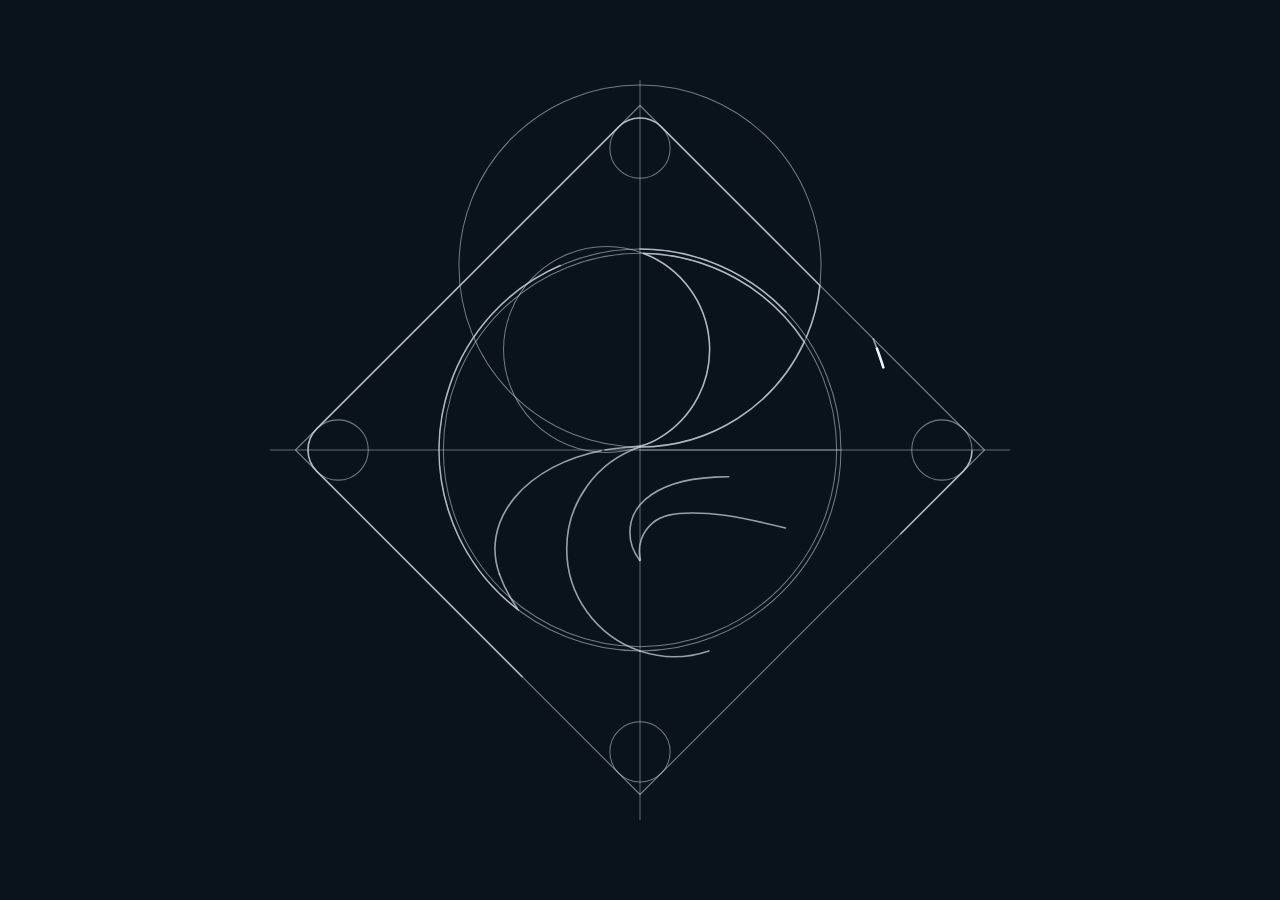
<file: assets/r-logo-hero-embed.html>
<!doctype html>
<html lang="ja"><head><meta charset="utf-8"><meta name="viewport" content="width=device-width,initial-scale=1"/>
<title>R / Three-Pivot Scraper · Work / exact-arc binary fill</title>
<style>
:root{font-family:system-ui,-apple-system,"Yu Gothic",Meiryo,sans-serif;color-scheme:dark}
*{box-sizing:border-box}body{margin:0;min-height:100vh;background:#12171b;color:#f3f6f8;display:grid;place-items:center;padding:16px}
main{width:min(100%,810px)}.head{display:flex;gap:10px;align-items:baseline;justify-content:space-between;flex-wrap:wrap;margin-bottom:10px}
h1{font-size:16px;font-weight:600;letter-spacing:.035em;margin:0}.kicker{font:11px ui-monospace,Consolas,monospace;color:#a6b5c2}
.stage{border:1px solid #34444e;border-radius:8px;overflow:hidden;background:#0a121b;line-height:0}
.stage svg{display:block;width:100%;height:auto}
.controls{display:flex;gap:10px;align-items:center;margin:13px 0 8px;flex-wrap:wrap}
button,select{background:#25323a;color:#f3f6f8;border:1px solid #65747e;border-radius:5px;padding:8px 11px;font-size:13px;cursor:pointer}
button:hover{background:#364751}input[type=range]{flex:1;min-width:100px;accent-color:#c9d4dc}
.clock{min-width:92px;font:12px ui-monospace,monospace;text-align:right;color:#c4d3db;font-variant-numeric:tabular-nums}
.subcontrols{display:flex;gap:15px;align-items:center;flex-wrap:wrap;font-size:12px;color:#bdcbd4}
label{cursor:pointer}label input{vertical-align:middle;accent-color:#b6cbd7}
.description{font-size:12px;color:#9fb0bb;line-height:1.6;margin:11px 0 0}
@media(max-width:500px){body{padding:8px}.kicker{font-size:10px}.clock{min-width:78px}}

/* Hero-only presentation. The supplied SVG geometry and JS animation are untouched. */
html,body{width:100%;height:100%;min-height:0;margin:0;padding:0;display:block;overflow:hidden;background:#0a121b}
main{width:100%;height:100%;max-width:none;margin:0;padding:0;display:block}
.head,.controls,.subcontrols,.description{display:none!important}
.stage{border:0;border-radius:0;width:100%;height:100%;overflow:hidden;background:#0a121b}
.stage svg{width:100%;height:100%;object-fit:contain;display:block}
/* The moving highlight follows the existing engraving path. */
#guide-paths [data-segment]{stroke:#c6d2dc!important}
#draft-grid{display:none}
#laser-tip{pointer-events:none}
/* The host dark theme presents the black mark as a drawing. */
:root[data-logo-theme="dark"]{
  background:#fff;
}
:root[data-logo-theme="dark"] body,:root[data-logo-theme="dark"] .stage{background:#fff}
:root[data-logo-theme="dark"] #guide-svg > rect:first-child{fill:#fff}
:root[data-logo-theme="dark"] #scraper-fill,:root[data-logo-theme="dark"] #clean-final-logo > path{fill:#000}
:root[data-logo-theme="dark"] #guide-paths [data-segment]{stroke:#426778!important}
:root[data-logo-theme="dark"] #draft-grid{display:inline}
:root[data-logo-theme="dark"] #laser-tip{display:none}
</style></head><body><main>
<div class="head"><h1>R / CONSTRUCTION &amp; THREE-PIVOT SCRAPER · WORK</h1><div class="kicker">2.30s GUIDE · NO GAPS · SOLID WHITE</div></div>
<div class="stage"><svg xmlns="http://www.w3.org/2000/svg" viewBox="0 0 1254 1254" width="1254" height="1254" id="guide-svg" role="img" aria-label="Rロゴの設計線を描画するアニメーション">
<rect width="1254" height="1254" fill="#0a121b"/>
<defs>
  <pattern id="draft-grid-pattern" width="48" height="48" patternUnits="userSpaceOnUse">
    <path d="M48 0H0V48" fill="none" stroke="#9fb8c3" stroke-width="0.8"/>
  </pattern>
  <!-- exact white source path, three independent center-to-perimeter sweep windows -->
  <clipPath id="wipe-red" clipPathUnits="userSpaceOnUse"><path id="clip-red" d="M627 627Z"/></clipPath>
  <clipPath id="wipe-blue" clipPathUnits="userSpaceOnUse"><path id="clip-blue" d="M627 757Z"/></clipPath>
  <clipPath id="wipe-green" clipPathUnits="userSpaceOnUse"><path id="clip-green" d="M627 495Z"/></clipPath>
  <clipPath id="wipe-foot-sweep" clipPathUnits="userSpaceOnUse"><path id="clip-foot" d="M627 627Z"/></clipPath>
  <clipPath id="wipe-tip" clipPathUnits="userSpaceOnUse"><path id="clip-tip" d="M627 627Z"/></clipPath>
  <!-- Exact-arc timing partition. The final source path remains unchanged.
       Blue completes the material left of x=627; green starts along the two-star axis.
       Red is their complement, including the narrow top ribbon and bottom rim. -->
  <mask id="area-red" maskUnits="userSpaceOnUse" x="0" y="0" width="1254" height="1254">
    <rect width="1254" height="1254" fill="white"/>
    <path d="M627 622.8 A149.93545543584725 149.93545543584725 0 0 0 627 907 A280 280 0 0 1 457.67486846618317 850 A203.14379616335947 203.14379616335947 0 0 1 431.1624428343677 800 A202.10000000000002 142.10000000000002 0 0 1 572.8278578948604 628 Z" fill="black"/><path d="M632.0739322814651 353.0469835089975 A143.56 143.56 0 0 1 652.5078 611.16 C623.5309147688395 627.9794296877324 614.0108614381197 619.9435056479788 572.8278578948604 628 L627 622.8 A252.2 252.2 0 0 0 855.9208988050817 476.4303364106464 A274 274 0 0 0 632.0739322814651 353.0469835089975 Z" fill="black"/>
  </mask>
  <clipPath id="handoff-left"><rect x="0" y="0" width="627" height="1254"/></clipPath>
  <clipPath id="handoff-right"><rect x="627" y="0" width="627" height="1254"/></clipPath>
  <mask id="area-blue" maskUnits="userSpaceOnUse" x="0" y="0" width="1254" height="1254">
    <rect width="1254" height="1254" fill="black"/>
    <path d="M627 622.8 A149.93545543584725 149.93545543584725 0 0 0 627 907 A280 280 0 0 1 457.67486846618317 850 A203.14379616335947 203.14379616335947 0 0 1 431.1624428343677 800 A202.10000000000002 142.10000000000002 0 0 1 572.8278578948604 628 Z" fill="white"/>
    <path d="M632.0739322814651 353.0469835089975 A143.56 143.56 0 0 1 652.5078 611.16 C623.5309147688395 627.9794296877324 614.0108614381197 619.9435056479788 572.8278578948604 628 L627 622.8 A252.2 252.2 0 0 0 855.9208988050817 476.4303364106464 A274 274 0 0 0 632.0739322814651 353.0469835089975 Z" fill="white" clip-path="url(#handoff-left)"/>
  </mask>
  <mask id="area-green" maskUnits="userSpaceOnUse" x="0" y="0" width="1254" height="1254">
    <rect width="1254" height="1254" fill="black"/>
    <path d="M632.0739322814651 353.0469835089975 A143.56 143.56 0 0 1 652.5078 611.16 C623.5309147688395 627.9794296877324 614.0108614381197 619.9435056479788 572.8278578948604 628 L627 622.8 A252.2 252.2 0 0 0 855.9208988050817 476.4303364106464 A274 274 0 0 0 632.0739322814651 353.0469835089975 Z" fill="white" clip-path="url(#handoff-right)"/>
  </mask>
<filter id="binary-threshold" x="0" y="0" width="100%" height="100%" color-interpolation-filters="sRGB">
 <feMorphology operator="dilate" radius="1"/>
 <feComponentTransfer><feFuncR type="discrete" tableValues="0 1"/><feFuncG type="discrete" tableValues="0 1"/><feFuncB type="discrete" tableValues="0 1"/></feComponentTransfer>
</filter>
<mask id="body-reveal" maskUnits="userSpaceOnUse" x="0" y="0" width="1254" height="1254" style="mask-type:luminance">
 <g filter="url(#binary-threshold)" fill="white"><rect width="1254" height="1254" fill="black"/>
  <g mask="url(#area-red)"><path id="filled-red" visibility="hidden" clip-path="url(#wipe-red)" d="M0 0H1254V1254H0Z"/></g>
  <g mask="url(#area-blue)"><path id="filled-blue" visibility="hidden" clip-path="url(#wipe-blue)" d="M0 0H1254V1254H0Z"/></g>
  <g mask="url(#area-green)"><path id="filled-green" visibility="hidden" clip-path="url(#wipe-green)" d="M0 0H1254V1254H0Z"/></g>
 </g>
</mask>
</defs>
<g id="guide-paths" fill="none" pointer-events="none">
<rect id="draft-grid" x="96" y="96" width="1062" height="1062" fill="url(#draft-grid-pattern)" opacity=".36"/>
<path d="M627 147 L1107 627 L627 1107 L147 627 Z" style="fill:none;stroke:#ffffff;stroke-width:1.5;opacity:0.57;stroke-linejoin:round;stroke-linecap:round" data-segment="0"/>
<path d="M627 112V1142 M112 627H1142" style="fill:none;stroke:#ffffff;stroke-width:1.35;opacity:0.48;stroke-linejoin:round;stroke-linecap:round" data-segment="1"/>
<path d="M627 627 L907 627" style="fill:none;stroke:#ffffff;stroke-width:1.35;opacity:0.48;stroke-linejoin:round;stroke-linecap:round" data-segment="2"/>
<ellipse cx="626.9999995011243" cy="627.0" rx="280.0" ry="280.0" style="fill:none;stroke:#ffffff;stroke-width:1.45;opacity:0.54;stroke-linejoin:round;stroke-linecap:round" data-segment="3"/>
<ellipse cx="627.0000032830939" cy="627.0" rx="274.0" ry="274.0" style="fill:none;stroke:#ffffff;stroke-width:1.45;opacity:0.54;stroke-linejoin:round;stroke-linecap:round" data-segment="4"/>
<ellipse cx="626.9999956633866" cy="370.6" rx="252.2" ry="252.2" style="fill:none;stroke:#ffffff;stroke-width:1.45;opacity:0.54;stroke-linejoin:round;stroke-linecap:round" data-segment="5"/>
<ellipse cx="580.4399991138981" cy="486.99999969619364" rx="143.56" ry="143.56" style="fill:none;stroke:#ffffff;stroke-width:1.45;opacity:0.54;stroke-linejoin:round;stroke-linecap:round" data-segment="6"/>
<circle cx="627.0000" cy="206.3970" r="42" style="fill:none;stroke:#ffffff;stroke-width:1.45;opacity:0.54;stroke-linejoin:round;stroke-linecap:round" data-segment="7"/>
<circle cx="206.3970" cy="627.0000" r="42" style="fill:none;stroke:#ffffff;stroke-width:1.45;opacity:0.54;stroke-linejoin:round;stroke-linecap:round" data-segment="8"/>
<circle cx="627.0000" cy="1047.6030" r="42" style="fill:none;stroke:#ffffff;stroke-width:1.45;opacity:0.54;stroke-linejoin:round;stroke-linecap:round" data-segment="9"/>
<circle cx="1047.6030" cy="627.0000" r="42" style="fill:none;stroke:#ffffff;stroke-width:1.45;opacity:0.54;stroke-linejoin:round;stroke-linecap:round" data-segment="10"/>
<path d="M 722.902930377269,906.9216837300232 A 149.93545543584725,149.93545543584725 0 0,1 627.0,907.0" style="fill:none;stroke:#ffffff;stroke-width:2.25;opacity:0.74;stroke-linejoin:round;stroke-linecap:round" data-segment="11"/>
<path d="M 627.0,907.0 A 149.93545543584725,149.93545543584725 0.0 0,1 627.0,622.8" style="fill:none;stroke:#ffffff;stroke-width:2.25;opacity:0.74;stroke-linejoin:round;stroke-linecap:round" data-segment="12"/>
<path d="M 627.0,622.8 A 252.2,252.2 0 0,0 855.9208988050817,476.4303364106464" style="fill:none;stroke:#ffffff;stroke-width:2.25;opacity:0.74;stroke-linejoin:round;stroke-linecap:round" data-segment="13"/>
<path d="M 855.9208988050817,476.4303364106464 A 274.0,274.0 0 0,0 632.0739322814651,353.0469835089975" style="fill:none;stroke:#ffffff;stroke-width:2.25;opacity:0.74;stroke-linejoin:round;stroke-linecap:round" data-segment="14"/>
<path d="M 632.0739322814651,353.0469835089975 A 143.56,143.56 0 0,1 652.5078,611.16 C 623.5309147688395,627.9794296877324 614.0108614381197,619.9435056479788 572.8278578948604,628.0" style="fill:none;stroke:#ffffff;stroke-width:2.25;opacity:0.74;stroke-linejoin:round;stroke-linecap:round" data-segment="15"/>
<path d="M 572.8278578948604,628.0 A 202.10000000000002,142.10000000000002 0 0,0 431.1624428343677,800.0" style="fill:none;stroke:#ffffff;stroke-width:2.25;opacity:0.74;stroke-linejoin:round;stroke-linecap:round" data-segment="16"/>
<path d="M 431.1624428343677,800.0 A 203.14379616335947,203.14379616335947 0 0,0 457.67486846618317,850.0" style="fill:none;stroke:#ffffff;stroke-width:2.25;opacity:0.74;stroke-linejoin:round;stroke-linecap:round" data-segment="17"/>
<path d="M 457.67486846618317,850.0 A 280.0,280.0 0 0,1 627.0,347.0" style="fill:none;stroke:#ffffff;stroke-width:2.25;opacity:0.74;stroke-linejoin:round;stroke-linecap:round" data-segment="18"/>
<path d="M 627,347 A 280,280 0 0,1 858.8075879650387,469.94827704248837" style="fill:none;stroke:#ffffff;stroke-width:2.25;opacity:0.74;stroke-linejoin:round;stroke-linecap:round" data-segment="19"/>
<path d="M 626.5258272576347,780.5508014155092 A 64.0,64.0 0 0,1 614.4477138429185,728.2912513300691 C 616.1611539819643,720.0610768413272 628.1909007585219,670.4051661174622 730.93679,664.73753 A 324.6917715870368,324.6917715870368 0 0,1 825.0,673.3078961196654 C 835.6023038008613,675.8668596952393 888.9811611738791,689.3156725895058 920.0,689.3551329594382 A 107.8593553584303,107.8593553584303 0 0,0 950.0,685.1387828697292 C 974.2759746056636,678.1441102997983 984.3114172418129,666.0153619176886 985.4314733231299,656.6815612400471" style="fill:none;stroke:#ffffff;stroke-width:2.25;opacity:0.74;stroke-linejoin:round;stroke-linecap:round" data-segment="20"/>
<path d="M 626.5258272576347,780.5508014155092 A 0.6,0.6 0 0,0 627.5826195669595,780.0397918020061 A 51.0,51.0 0 0,1 644.3639642626957,728.7509878514275 C 657.2022050904571,718.0012696667102 673.9360973010882,714.7451001519297 700.0,714.7451001519297 A 312.94148883285516,312.94148883285516 0 0,1 745.0,717.9974296121586 C 776.6295883041212,722.5934299260505 825.2849473210729,734.6113587294444 830.0,735.7710078550373 A 709.5027564752111,709.5027564752111 0 0,0 895.0,748.5724134095996 C 896.2615651228084,748.7601811018825 912.515145372656,751.1758396213418 930.0,752.8956053990611 C 942.5586446797965,754.1308417104385 955.1172893595931,754.9445927947128 967.6759340393896,753.4519424129464 A 18.0,18.0 0 0,0 983.4702470825283,737.2861860803645 A 570.4520265052622,570.4520265052622 0 0,0 985.4314733231299,656.6815612400471" style="fill:none;stroke:#ffffff;stroke-width:2.25;opacity:0.74;stroke-linejoin:round;stroke-linecap:round" data-segment="21"/>
<path d="M951.975 471.975 A576.4520265052622 576.4520265052622 0 0 1 988.9223461045462 743.0674539088453" style="fill:none;stroke:#ffffff;stroke-width:2.25;opacity:0.74;stroke-linejoin:round;stroke-linecap:round" data-segment="22"/>
<path d="M 722.902930377269,906.9216837300232 L 880.375,853.625" fill="none" stroke="#ffffff" stroke-width="2.25" stroke-linecap="round" stroke-linejoin="round" opacity=".74" data-segment="23" style=""/>
<path d="M 858.8075879650387,469.94827704248837 A 252.2,252.2 0 0,0 877.7358805804153,397.73588058041526 L 770.0,290.0 L 656.69848,176.69848 A 42.0,42.0 0.0 0,0 597.30152,176.69848 L 176.69848,597.30152 A 42.0,42.0 0.0 0,0 176.69848,656.69848 L 597.30152,1077.30152 A 42.0,42.0 0.0 0,0 656.69848,1077.30152 L 880.375,853.625" fill="none" stroke="#ffffff" stroke-width="2.25" stroke-linecap="round" stroke-linejoin="round" opacity="0.74" data-segment="24"/>
<path d="M 990.283697185027,743.716302814973 L 1077.30152,656.69848 A 42.0,42.0 0.0 0,0 1077.30152,597.30152 L 951.975,471.975" fill="none" stroke="#ffffff" stroke-width="2.25" stroke-linecap="round" stroke-linejoin="round" opacity="0.74" data-segment="25"/>
</g>
<polyline id="laser-tip" visibility="hidden" aria-hidden="true" fill="none" stroke="#e8f7ff" stroke-width="3.6" stroke-linejoin="round"/>
<g id="scraper-fill" fill="#ffffff" aria-label="3つの独立支点で回転する二値塗り">
  <!-- Body is the EXACT original P1 path, never an approximation. 3 masks partition only the paint timing. -->
  <path id="filled-body" mask="url(#body-reveal)" d="M 858.8075879650387,469.94827704248837 A 252.2,252.2 0 0,0 877.7358805804153,397.73588058041526 L 770.0,290.0 L 656.69848,176.69848 A 42.0,42.0 0.0 0,0 597.30152,176.69848 L 176.69848,597.30152 A 42.0,42.0 0.0 0,0 176.69848,656.69848 L 597.30152,1077.30152 A 42.0,42.0 0.0 0,0 656.69848,1077.30152 L 880.375,853.625 L 722.902930377269,906.9216837300232 A 149.93545543584725,149.93545543584725 0 0,1 627.0,907.0 A 149.93545543584725,149.93545543584725 0.0 0,1 627.0,622.8 A 252.2,252.2 0 0,0 855.9208988050817,476.4303364106464 A 274.0,274.0 0 0,0 632.0739322814651,353.0469835089975 A 143.56,143.56 0 0,1 652.5078,611.16 C 623.5309147688395,627.9794296877324 614.0108614381197,619.9435056479788 572.8278578948604,628.0 A 202.10000000000002,142.10000000000002 0 0,0 431.1624428343677,800.0 A 203.14379616335947,203.14379616335947 0 0,0 457.67486846618317,850.0 A 280.0,280.0 0 0,1 627.0,347.0 A 280.0,280.0 0 0,1 858.8075879650387,469.94827704248837 Z"/>
  <!-- Foot and tip: source path AND timing exactly preserved from prior approved prototype. -->
  <path id="filled-foot" visibility="hidden" clip-path="url(#wipe-foot-sweep)" d="M 730.93679,664.73753 C 628.1909007585219,670.4051661174622 616.1611539819643,720.0610768413272 614.4477138429185,728.2912513300691 A 64.0,64.0 0 0,0 626.5258272576347,780.5508014155092 A 0.6,0.6 0 0,0 627.5826195669595,780.0397918020061 A 51.0,51.0 0 0,1 644.3639642626957,728.7509878514275 C 657.2022050904571,718.0012696667102 673.9360973010882,714.7451001519297 700.0,714.7451001519297 A 312.94148883285516,312.94148883285516 0 0,1 745.0,717.9974296121586 C 776.6295883041212,722.5934299260505 825.2849473210729,734.6113587294444 830.0,735.7710078550373 A 709.5027564752111,709.5027564752111 0 0,0 895.0,748.5724134095996 C 896.2615651228084,748.7601811018825 912.515145372656,751.1758396213418 930.0,752.8956053990611 C 942.5586446797965,754.1308417104385 955.1172893595931,754.9445927947128 967.6759340393896,753.4519424129464 A 18.0,18.0 0 0,0 983.4702470825283,737.2861860803645 A 570.4520265052622,570.4520265052622 0 0,0 985.4314733231299,656.6815612400471 C 984.3114172418129,666.0153619176886 974.2759746056636,678.1441102997983 950.0,685.1387828697292 A 107.8593553584303,107.8593553584303 0 0,1 920.0,689.3551329594382 C 888.9811611738791,689.3156725895058 835.6023038008613,675.8668596952393 825.0,673.3078961196654 A 324.6917715870368,324.6917715870368 0 0,0 730.93679,664.73753 Z"/>
  <path id="filled-tip" visibility="hidden" clip-path="url(#wipe-tip)" d="M 951.975,471.975 A 576.4520265052622,576.4520265052622 0 0,1 988.9223461045462,743.0674539088453 A 0.8,0.8 0 0,0 990.283697185027,743.716302814973 L 1077.30152,656.69848 A 42.0,42.0 0.0 0,0 1077.30152,597.30152 L 951.975,471.975 Z"/>
</g>
<g id="radial-debug" visibility="hidden" pointer-events="none">
  <g id="debug-pivots" opacity="0.9">
    <polygon points="627.00,617.00 629.59,623.44 636.51,623.91 631.18,628.36 632.88,635.09 627.00,631.40 621.12,635.09 622.82,628.36 617.49,623.91 624.41,623.44" fill="none" stroke="#ed665e" stroke-width="2.6" stroke-linejoin="round"/>
    <polygon points="627.00,747.00 629.59,753.44 636.51,753.91 631.18,758.36 632.88,765.09 627.00,761.40 621.12,765.09 622.82,758.36 617.49,753.91 624.41,753.44" fill="none" stroke="#5799ff" stroke-width="2.6" stroke-linejoin="round"/>
    <polygon points="627.00,485.00 629.59,491.44 636.51,491.91 631.18,496.36 632.88,503.09 627.00,499.40 621.12,503.09 622.82,496.36 617.49,491.91 624.41,491.44" fill="none" stroke="#43c78d" stroke-width="2.6" stroke-linejoin="round"/>
  </g>
  <line id="blade-red" x1="627" y1="627" x2="627" y2="627" stroke="#ed665e" stroke-width="2.6" visibility="hidden" />
  <line id="blade-blue" x1="627" y1="757" x2="627" y2="757" stroke="#5799ff" stroke-width="2.6" visibility="hidden" />
  <line id="blade-green" x1="627" y1="495" x2="627" y2="495" stroke="#43c78d" stroke-width="2.6" visibility="hidden" />
  <line id="blade-leg" x1="627" y1="627" x2="627" y2="627" stroke="#d6b68c" stroke-width="2.4" visibility="hidden" />
  <circle id="debug-moving-b" r="6" fill="#f7f7f7" visibility="hidden" />
</g></svg></div>
<div class="controls"><button id="toggle" type="button">一時停止</button><button id="restart" type="button">最初から再生</button><input type="range" id="timeline" min="0" max="6.2734" step="0.005" value="0" aria-label="再生位置"><span class="clock" id="clock">0.00 / 6.27s</span></div>
<div class="subcontrols"><label><input type="checkbox" id="show-blade">3支点・移動するスクレーパー線を表示</label><label>速度 <select id="speed"><option value="0.5">0.5×</option><option value="1" selected>1×</option><option value="1.5">1.5×</option><option value="2">2×</option></select></label></div>
<p class="description">ガイド線の実描画終了（2.30秒）の直後から、待ち時間・塗装前後の空回りなしで各工程を連続再生。外枠：反時計回り → 下側AND：時計回り → 上側OR：反時計回り → 脚 → 右先端。青が緑星方向（270°）に到達すると、緑星を支点に青星方向（90°）から反時計回りで引き継ぎます。脚の左側の尖端は先端から根元へ塗り、脚の下側の細い接続が塗られた時点から、折り返し面も重ねて開始。右先端は斜め上へ進む直線で、細い部分は早く、広い面はゆっくり塗ります。元SVGの曲線で塗装工程を分割し、白100%で連続表示します。完成後は1.10秒かけてガイド線だけをフェードアウトします。</p>
<script>
(()=>{'use strict';
const paintEnd=5.1734; // Last painted shape completes here.
const normalGuideFadeDuration=1.10; // Normal REPLAY keeps the original gentle fade.
let guideFadeDuration=window.parent!==window?0.45:normalGuideFadeDuration; // Opening only.
let total=paintEnd+guideFadeDuration;
const schedule=[
 [0,0.57], [0.03,0.42], [0.24,0.37], [0.46,0.66], [0.53,0.66], [0.56,0.72], [0.65,0.66], [0.17,0.43], [0.18,0.43], [0.19,0.43], [0.2,0.43], [1.37,0.58], [1.43,0.58], [1.48,0.61], [1.53,0.63], [1.58,0.62], [1.6,0.58], [1.64,0.58], [1.69,0.6], [1.75,0.53], [1.82,0.8], [1.87,0.64], [2.11,0.52], [2.24,0.39], [1.03,1.6], [1.93,0.62]
].map(([start,duration])=>[start*0.8745247148288973,duration*0.8745247148288973]);
const lines=[...document.querySelectorAll('#guide-paths [data-segment]')];
const laserTip=document.getElementById('laser-tip');
const isDrafting=()=>document.documentElement.dataset.logoTheme==='dark';
const lengths=lines.map(el=>{const len=el.getTotalLength();if(!(len>0))throw new Error('Invalid guide length');el.style.visibility='hidden';return len;});
const stages=[
 {name:'red',start:2.3,end:3.0735,from:-34,to:-318.5,pivot:{x:627,y:627},direction:'ccw',fill:document.getElementById('filled-red'),clip:document.getElementById('clip-red')},
 {name:'blue',start:3.0735,end:3.3735,from:90,to:270,pivot:{x:627,y:757},direction:'cw',fill:document.getElementById('filled-blue'),clip:document.getElementById('clip-blue')},
 {name:'green',start:3.3735,end:3.7643,from:90,to:-88.1,pivot:{x:627,y:495},direction:'ccw',fill:document.getElementById('filled-green'),clip:document.getElementById('clip-green')},
 {name:'foot',start:3.7643,end:4.4961,from:90,to:4.7,pivot:{x:627,y:627},fill:document.getElementById('filled-foot'),clip:document.getElementById('clip-foot')},
 {name:'tip',start:4.3934,end:5.1734,mode:'fold',from:17.9,to:-25.6,pivot:{x:627,y:627},fill:document.getElementById('filled-tip'),clip:document.getElementById('clip-tip')}
];
const R=1800;
const input=document.getElementById('timeline'),clock=document.getElementById('clock'),toggle=document.getElementById('toggle');
input.max=String(total);
const showBlade=document.getElementById('show-blade'),debug=document.getElementById('radial-debug');
const debugLines=Object.fromEntries(['red','blue','green','foot','tip'].map(n=>[n,document.getElementById(['foot','tip'].includes(n)?'blade-leg':'blade-'+n)]));
const movingB=document.getElementById('debug-moving-b');
// On the first embedded load only, shorten the construction sequence.
let t=0,running=true,frame=null,prev=null,speed=window.parent!==window?1.35:1;
const clamp=(v,min,max)=>Math.max(min,Math.min(max,v));
const radians=deg=>deg*Math.PI/180;
// A is fixed for each region. B is on a ray to the boundary. Only 100% white or unpainted is rendered.
function sectorAt(pivot,from,to,progress){
 if(progress<=0)return `M${pivot.x} ${pivot.y}Z`;

 const current=from+(to-from)*progress;
 const count=Math.max(1,Math.ceil(Math.abs(current-from)/2));
 let d=`M ${pivot.x} ${pivot.y}`;
 for(let k=0;k<=count;k++){
   const a=radians(from+(current-from)*k/count);
   d+=` L ${(pivot.x+R*Math.cos(a)).toFixed(3)} ${(pivot.y+R*Math.sin(a)).toFixed(3)}`;
 }
 return d+' Z';
}
// Start exactly at the pointed hook. The horizontal front rises from the
// tip and meets the rotating front at their computed intersection: no seam.
function pointedFootAt(progress){
 const p=clamp(progress,0,1);
 if(p<=0)return 'M0 0Z';
 const y=781-141*clamp(p/0.36,0,1);
 const angle=radians(90+(4.7-90)*p),cot=Math.cos(angle)/Math.sin(angle);
 const xTop=627+(y-627)*cot,xBottom=627+(1254-627)*cot;
 return `M0 ${y} L${xTop} ${y} L${xBottom} 1254 L0 1254Z`;
}
// Sweep a straight cross-section up-left along the folded face.
// The foot reaches the lower connecting neck at 4.7234s; the folded face
// starts immediately, while the upper foot edge is still being painted.
function foldFront(progress){
 const p=clamp(progress,0,1);
 const travel=-Math.expm1(-2*p)/-Math.expm1(-2);
 return 1734.01+(1423.8-1734.01)*travel;
}
function foldedTipAt(progress){
 if(progress<=0)return 'M0 0Z';
 const q=foldFront(progress);
 // Intersection of x+y>=q with the viewBox. Source P3 remains the final clip.
 return `M ${q-1254} 1254 L1254 ${q-1254} L1254 1254 Z`;
}
// B follows the actual source geometry, never the construction diamond.
const bodyGeometry=new Path2D(document.getElementById('filled-body').getAttribute('d'));
const footGeometry=new Path2D(document.getElementById('filled-foot').getAttribute('d'));
const tipGeometry=new Path2D(document.getElementById('filled-tip').getAttribute('d'));
const hitContext=document.createElement('canvas').getContext('2d');
function tipOnBoundary(deg,pivot,name){
 const a=radians(deg),c=Math.cos(a),s=Math.sin(a);
 const shape=name==='foot'?footGeometry:name==='tip'?tipGeometry:bodyGeometry;
 let last=0;
 for(let r=0;r<=1600;r+=0.75)if(hitContext.isPointInPath(shape,pivot.x+r*c,pivot.y+r*s))last=r;
 if(!last)return null;
 let lo=last,hi=last+0.75;
 for(let i=0;i<16;i++){const r=(lo+hi)/2;if(hitContext.isPointInPath(shape,pivot.x+r*c,pivot.y+r*s))lo=r;else hi=r;}
 return {x:pivot.x+lo*c,y:pivot.y+lo*s};
}
function drawGuides(now){
 let laserGuide=null;
 lines.forEach((el,i)=>{
   const [start,dur]=schedule[i],p=(now-start)/dur;
   if(p<=0){el.style.visibility='hidden';return}
   el.style.visibility='visible';
   if(p>=1){el.style.removeProperty('stroke-dasharray');el.style.removeProperty('stroke-dashoffset')}
   else{
     el.style.strokeDasharray=`${lengths[i]} ${lengths[i]+2}`;
     el.style.strokeDashoffset=String(lengths[i]*(1-p));
     if(!isDrafting() && (!laserGuide || start>=laserGuide.start)){
       laserGuide={path:el,start,distance:lengths[i]*p};
     }
   }
 });
 laserTip.setAttribute('visibility',laserGuide?'visible':'hidden');
 if(laserGuide){
   const {path,distance}=laserGuide;
   const start=Math.max(0,distance-30);
   const points=[];
   for(let step=0;step<=4;step++){
     const {x,y}=path.getPointAtLength(start+(distance-start)*step/4);
     points.push(`${x},${y}`);
   }
   laserTip.setAttribute('points',points.join(' '));
 }
}
function drawPaint(now){
 let active=null;
 // No final-body substitution: each sweep stays visible after it finishes.
 for(const s of stages){
   let p=clamp((now-s.start)/(s.end-s.start),0,1);
   if(s.name==='red'){
     const elapsed=now-s.start,normal=0.60/0.8535;
     p=clamp(elapsed<=0.60?elapsed/0.8535:normal+(1-normal)*(elapsed-0.60)/(s.end-s.start-0.60),0,1);
   }
   s.fill.setAttribute('visibility',p>0?'visible':'hidden');
   s.clip.setAttribute('d',s.name==='foot'?pointedFootAt(p):s.mode==='fold'?foldedTipAt(p):sectorAt(s.pivot,s.from,s.to,p));
   if(now>=s.start && now<s.end)active={s,p};
 }
 Object.values(debugLines).forEach(l=>l.setAttribute('visibility','hidden'));
 if(showBlade.checked){
   debug.setAttribute('visibility','visible');
   if(active){
     if(active.s.name==='foot' && active.p<0.36){
       const y=781-141*clamp(active.p/0.36,0,1),line=debugLines.foot;
       line.setAttribute('visibility','visible');line.setAttribute('x1',610);line.setAttribute('y1',y);line.setAttribute('x2',644);line.setAttribute('y2',y);movingB.setAttribute('visibility','hidden');return;
     }
     if(active.s.mode==='fold'){
       const q=foldFront(active.p),line=debugLines.tip;
       line.setAttribute('visibility','visible');
       line.setAttribute('x1',q-800);line.setAttribute('y1',800);
       line.setAttribute('x2',1100);line.setAttribute('y2',q-1100);
       movingB.setAttribute('visibility','hidden');return;
     }
     const angle=active.s.from+(active.s.to-active.s.from)*active.p;
     let b=tipOnBoundary(angle,active.s.pivot,active.s.name);
     // At the handoff the blade reverses its anchor on the same two-star segment.
     if(active.s.name==='green' && active.p===0)b={x:627,y:757};
     if(!b){movingB.setAttribute('visibility','hidden');return;}
     const line=debugLines[active.s.name];
     line.setAttribute('visibility','visible');
     line.setAttribute('x1',active.s.pivot.x);line.setAttribute('y1',active.s.pivot.y);
     line.setAttribute('x2',b.x);line.setAttribute('y2',b.y);
     movingB.setAttribute('cx',b.x);movingB.setAttribute('cy',b.y);movingB.setAttribute('visibility','visible');
   }else movingB.setAttribute('visibility','hidden');
 }else debug.setAttribute('visibility','hidden');
}

// Completed state: use the untouched original P1/P2/P3 geometry without construction guides.
const originalGeometryIds=['filled-body','filled-foot','filled-tip'];
const cleanFinal=document.createElementNS('http://www.w3.org/2000/svg','g');
cleanFinal.setAttribute('id','clean-final-logo');
cleanFinal.style.display='none';
for(const id of originalGeometryIds){
 const shape=document.getElementById(id).cloneNode(false);
 for(const attr of ['id','visibility','mask','clip-path'])shape.removeAttribute(attr);
 shape.setAttribute('fill','#ffffff');
 cleanFinal.appendChild(shape);
}
document.getElementById('guide-svg').appendChild(cleanFinal);
const reducedMotion=matchMedia('(prefers-reduced-motion: reduce)');
// Embedded playback must follow the parent page's motion preference. On iPad,
// the iframe may initially report reduced motion while the page overrides it.
// Starting independently can report completion before the real drawing begins.
const isEmbedded=window.parent!==window;
let motionEnabled=!isEmbedded && !reducedMotion.matches;
// Only the first parent decision uses the faster opening choreography.
let awaitingInitialHostMotion=isEmbedded;
function showCompleted(){stop();paintAt(total)}
function restoreNormalGuideFade(){
 guideFadeDuration=normalGuideFadeDuration;
 total=paintEnd+guideFadeDuration;
 input.max=String(total);
}
function reportReady(){
 if(window.parent!==window)window.parent.postMessage({channel:'mill-miya-r-logo',type:'ready'},'*');
}
let completionNotified=false;
function reportCompleted(completed){
 if(completed===completionNotified)return;
 completionNotified=completed;
 if(window.parent!==window)window.parent.postMessage({channel:'mill-miya-r-logo',type:completed?'completed':'started'},'*');
}
window.addEventListener('message',event=>{
 if(event.source!==window.parent || !event.data || event.data.channel!=='mill-miya-r-logo')return;
 if(event.data.type==='motion'){
   const firstHostMotion=awaitingInitialHostMotion;
   awaitingInitialHostMotion=false;
   const wasEnabled=motionEnabled;
   motionEnabled=event.data.allowed===true;
   if(!motionEnabled)showCompleted();
   else if(!wasEnabled){
     // Initial page load: 1.35x drawing + 0.45s guide fade.
     // Later re-enabling motion: normal replay pacing.
     if(!firstHostMotion){restoreNormalGuideFade();speed=1;}
     stop();paintAt(0);play();
   }
 }
 if(event.data.type==='replay' && motionEnabled){restoreNormalGuideFade();speed=1;stop();paintAt(0);play();}
 if(event.data.type==='show-static')showCompleted();
 if(event.data.type==='theme' && ['light','dark'].includes(event.data.theme)){
   document.documentElement.dataset.logoTheme=event.data.theme;
   drawGuides(t);
   window.parent.postMessage({channel:'mill-miya-r-logo',type:'theme-applied'},'*');
 }
 if(event.data.type==='status'){
   reportReady();
   if(window.parent!==window)window.parent.postMessage({channel:'mill-miya-r-logo',type:t>=total?'completed':'started'},'*');
 }
});

function paintAt(now){
 t=clamp(now,0,total);
 drawGuides(t);
 drawPaint(t);
 const paintingFinished=t>=paintEnd-0.000001;
 const fadeProgress=clamp((t-paintEnd)/guideFadeDuration,0,1);
 const smoothFade=fadeProgress*fadeProgress*(3-2*fadeProgress);
 const guides=document.getElementById('guide-paths');
 guides.style.display=fadeProgress>=1?'none':'';
 guides.style.opacity=String(1-smoothFade);
 document.getElementById('scraper-fill').style.display=paintingFinished?'none':'';
 cleanFinal.style.display=paintingFinished?'inline':'none';
 debug.style.display=paintingFinished?'none':'';
 input.value=t;
 clock.textContent=`${t.toFixed(2)} / ${total.toFixed(2)}s`;
 reportCompleted(t>=total-0.000001);
}
function stop(){running=false;prev=null;toggle.textContent='再生';if(frame!==null){cancelAnimationFrame(frame);frame=null}}
function animate(ts){frame=null;if(!running)return;if(prev!==null)paintAt(t+(ts-prev)/1000*speed);prev=ts;if(t>=total){stop();return}frame=requestAnimationFrame(animate)}
function play(){if(running&&frame!==null)return;if(t>=total)paintAt(0);running=true;prev=null;toggle.textContent='一時停止';frame=requestAnimationFrame(animate)}
toggle.addEventListener('click',()=>running?stop():play());
document.getElementById('restart').addEventListener('click',()=>{stop();paintAt(0);play()});
input.addEventListener('input',()=>{stop();paintAt(Number(input.value))});
showBlade.addEventListener('change',()=>drawPaint(t));
document.getElementById('speed').addEventListener('change',e=>{speed=Number(e.target.value)});
window.setLogoTime=(sec)=>{stop();paintAt(Number(sec))};
window.getLogoStatus=()=>({time:t,total,running,speed,stage:t<2.3?'guides':t<3.0735?'red':t<3.3735?'blue':t<3.7643?'green':t<4.3934?'foot':t<4.4961?'foot+fold':t<paintEnd?'tip':t<total?'guide-fade':'complete',guideCount:lines.length,paintVisible:stages.map(s=>s.fill.getAttribute('visibility')==='visible'),debugVisible:debug.getAttribute('visibility')==='visible'});
// In the portfolio, hold at the first drawing frame until the parent sends
// its motion choice; never publish an early completed state at iframe startup.
if(isEmbedded)paintAt(0);
else if(!motionEnabled)showCompleted();
else {paintAt(0);play()}
reducedMotion.addEventListener('change',event=>{
 if(window.parent!==window)return;
 motionEnabled=!event.matches;
 if(!motionEnabled)showCompleted();
});
reportReady();
})();
</script>
</main></body></html>
</file>
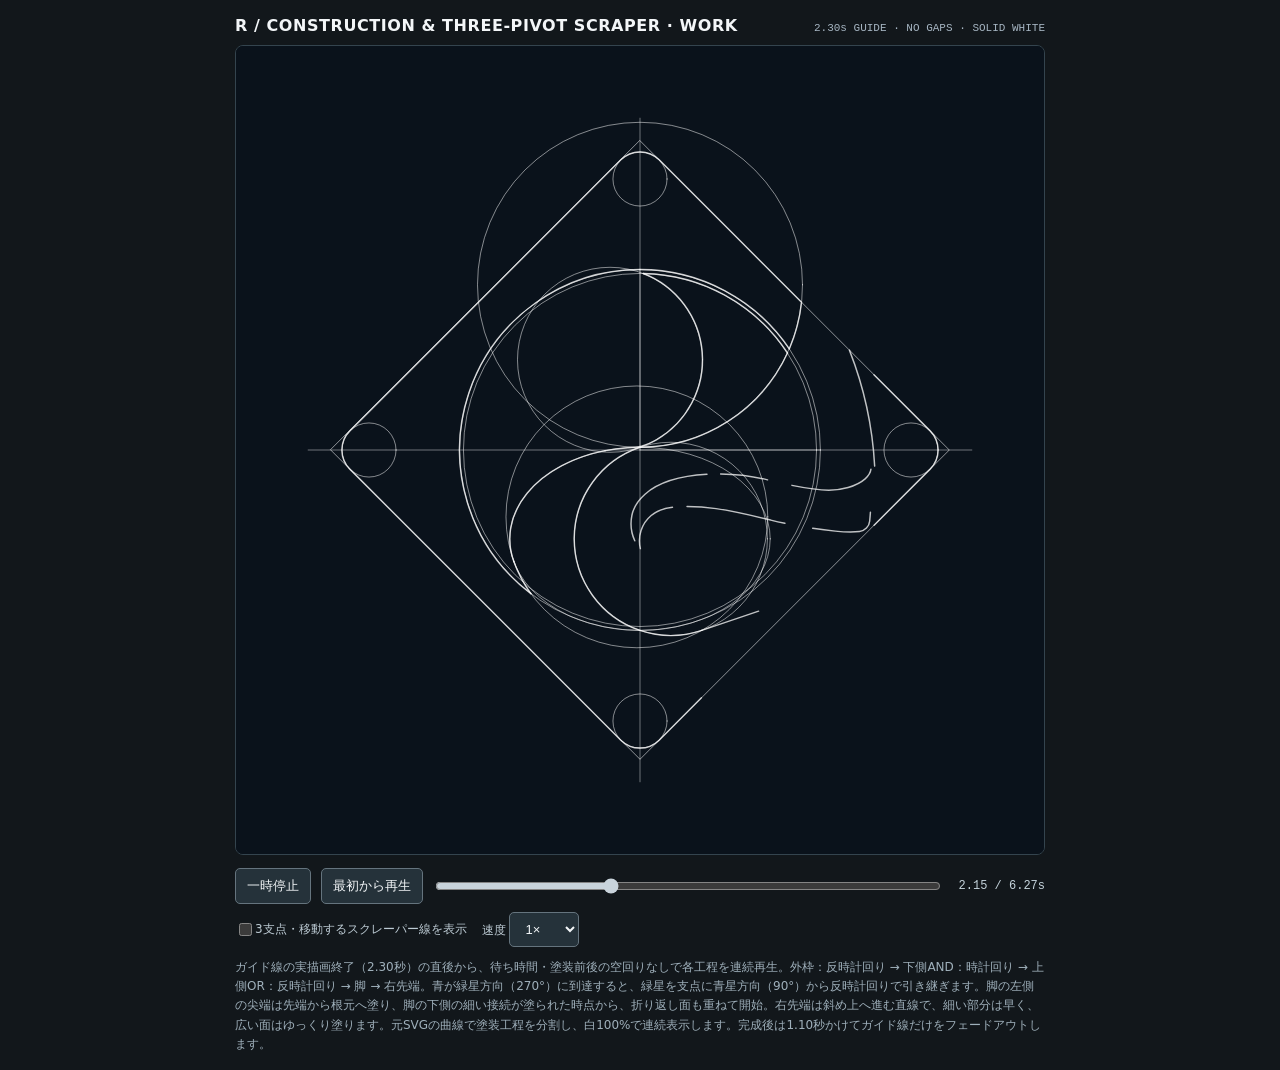
<file: assets/r-logo-three-pivot-work-fixed.html>
<!doctype html>
<html lang="ja"><head><meta charset="utf-8"><meta name="viewport" content="width=device-width,initial-scale=1"/>
<title>R / Three-Pivot Scraper · Work / exact-arc binary fill</title>
<style>
:root{font-family:system-ui,-apple-system,"Yu Gothic",Meiryo,sans-serif;color-scheme:dark}
*{box-sizing:border-box}body{margin:0;min-height:100vh;background:#12171b;color:#f3f6f8;display:grid;place-items:center;padding:16px}
main{width:min(100%,810px)}.head{display:flex;gap:10px;align-items:baseline;justify-content:space-between;flex-wrap:wrap;margin-bottom:10px}
h1{font-size:16px;font-weight:600;letter-spacing:.035em;margin:0}.kicker{font:11px ui-monospace,Consolas,monospace;color:#a6b5c2}
.stage{border:1px solid #34444e;border-radius:8px;overflow:hidden;background:#0a121b;line-height:0}
.stage svg{display:block;width:100%;height:auto}
.controls{display:flex;gap:10px;align-items:center;margin:13px 0 8px;flex-wrap:wrap}
button,select{background:#25323a;color:#f3f6f8;border:1px solid #65747e;border-radius:5px;padding:8px 11px;font-size:13px;cursor:pointer}
button:hover{background:#364751}input[type=range]{flex:1;min-width:100px;accent-color:#c9d4dc}
.clock{min-width:92px;font:12px ui-monospace,monospace;text-align:right;color:#c4d3db;font-variant-numeric:tabular-nums}
.subcontrols{display:flex;gap:15px;align-items:center;flex-wrap:wrap;font-size:12px;color:#bdcbd4}
label{cursor:pointer}label input{vertical-align:middle;accent-color:#b6cbd7}
.description{font-size:12px;color:#9fb0bb;line-height:1.6;margin:11px 0 0}
@media(max-width:500px){body{padding:8px}.kicker{font-size:10px}.clock{min-width:78px}}
</style></head><body><main>
<div class="head"><h1>R / CONSTRUCTION &amp; THREE-PIVOT SCRAPER · WORK</h1><div class="kicker">2.30s GUIDE · NO GAPS · SOLID WHITE</div></div>
<div class="stage"><svg xmlns="http://www.w3.org/2000/svg" viewBox="0 0 1254 1254" width="1254" height="1254" id="guide-svg" role="img" aria-label="Rロゴの設計線を描画するアニメーション">
<rect width="1254" height="1254" fill="#0a121b"/>
<defs>
  <!-- exact white source path, three independent center-to-perimeter sweep windows -->
  <clipPath id="wipe-red" clipPathUnits="userSpaceOnUse"><path id="clip-red" d="M627 627Z"/></clipPath>
  <clipPath id="wipe-blue" clipPathUnits="userSpaceOnUse"><path id="clip-blue" d="M627 757Z"/></clipPath>
  <clipPath id="wipe-green" clipPathUnits="userSpaceOnUse"><path id="clip-green" d="M627 495Z"/></clipPath>
  <clipPath id="wipe-foot-sweep" clipPathUnits="userSpaceOnUse"><path id="clip-foot" d="M627 627Z"/></clipPath>
  <clipPath id="wipe-tip" clipPathUnits="userSpaceOnUse"><path id="clip-tip" d="M627 627Z"/></clipPath>
  <!-- Exact-arc timing partition. The final source path remains unchanged.
       Blue completes the material left of x=627; green starts along the two-star axis.
       Red is their complement, including the narrow top ribbon and bottom rim. -->
  <mask id="area-red" maskUnits="userSpaceOnUse" x="0" y="0" width="1254" height="1254">
    <rect width="1254" height="1254" fill="white"/>
    <path d="M627 622.8 A149.93545543584725 149.93545543584725 0 0 0 627 907 A280 280 0 0 1 457.67486846618317 850 A203.14379616335947 203.14379616335947 0 0 1 431.1624428343677 800 A202.10000000000002 142.10000000000002 0 0 1 572.8278578948604 628 Z" fill="black"/><path d="M632.0739322814651 353.0469835089975 A143.56 143.56 0 0 1 652.5078 611.16 C623.5309147688395 627.9794296877324 614.0108614381197 619.9435056479788 572.8278578948604 628 L627 622.8 A252.2 252.2 0 0 0 855.9208988050817 476.4303364106464 A274 274 0 0 0 632.0739322814651 353.0469835089975 Z" fill="black"/>
  </mask>
  <clipPath id="handoff-left"><rect x="0" y="0" width="627" height="1254"/></clipPath>
  <clipPath id="handoff-right"><rect x="627" y="0" width="627" height="1254"/></clipPath>
  <mask id="area-blue" maskUnits="userSpaceOnUse" x="0" y="0" width="1254" height="1254">
    <rect width="1254" height="1254" fill="black"/>
    <path d="M627 622.8 A149.93545543584725 149.93545543584725 0 0 0 627 907 A280 280 0 0 1 457.67486846618317 850 A203.14379616335947 203.14379616335947 0 0 1 431.1624428343677 800 A202.10000000000002 142.10000000000002 0 0 1 572.8278578948604 628 Z" fill="white"/>
    <path d="M632.0739322814651 353.0469835089975 A143.56 143.56 0 0 1 652.5078 611.16 C623.5309147688395 627.9794296877324 614.0108614381197 619.9435056479788 572.8278578948604 628 L627 622.8 A252.2 252.2 0 0 0 855.9208988050817 476.4303364106464 A274 274 0 0 0 632.0739322814651 353.0469835089975 Z" fill="white" clip-path="url(#handoff-left)"/>
  </mask>
  <mask id="area-green" maskUnits="userSpaceOnUse" x="0" y="0" width="1254" height="1254">
    <rect width="1254" height="1254" fill="black"/>
    <path d="M632.0739322814651 353.0469835089975 A143.56 143.56 0 0 1 652.5078 611.16 C623.5309147688395 627.9794296877324 614.0108614381197 619.9435056479788 572.8278578948604 628 L627 622.8 A252.2 252.2 0 0 0 855.9208988050817 476.4303364106464 A274 274 0 0 0 632.0739322814651 353.0469835089975 Z" fill="white" clip-path="url(#handoff-right)"/>
  </mask>
<filter id="binary-threshold" x="0" y="0" width="100%" height="100%" color-interpolation-filters="sRGB">
 <feMorphology operator="dilate" radius="1"/>
 <feComponentTransfer><feFuncR type="discrete" tableValues="0 1"/><feFuncG type="discrete" tableValues="0 1"/><feFuncB type="discrete" tableValues="0 1"/></feComponentTransfer>
</filter>
<mask id="body-reveal" maskUnits="userSpaceOnUse" x="0" y="0" width="1254" height="1254" style="mask-type:luminance">
 <g filter="url(#binary-threshold)" fill="white"><rect width="1254" height="1254" fill="black"/>
  <g mask="url(#area-red)"><path id="filled-red" visibility="hidden" clip-path="url(#wipe-red)" d="M0 0H1254V1254H0Z"/></g>
  <g mask="url(#area-blue)"><path id="filled-blue" visibility="hidden" clip-path="url(#wipe-blue)" d="M0 0H1254V1254H0Z"/></g>
  <g mask="url(#area-green)"><path id="filled-green" visibility="hidden" clip-path="url(#wipe-green)" d="M0 0H1254V1254H0Z"/></g>
 </g>
</mask>
</defs>
<g id="scraper-fill" fill="#ffffff" aria-label="3つの独立支点で回転する二値塗り">
  <!-- Body is the EXACT original P1 path, never an approximation. 3 masks partition only the paint timing. -->
  <path id="filled-body" mask="url(#body-reveal)" d="M 858.8075879650387,469.94827704248837 A 252.2,252.2 0 0,0 877.7358805804153,397.73588058041526 L 770.0,290.0 L 656.69848,176.69848 A 42.0,42.0 0.0 0,0 597.30152,176.69848 L 176.69848,597.30152 A 42.0,42.0 0.0 0,0 176.69848,656.69848 L 597.30152,1077.30152 A 42.0,42.0 0.0 0,0 656.69848,1077.30152 L 880.375,853.625 L 722.902930377269,906.9216837300232 A 149.93545543584725,149.93545543584725 0 0,1 627.0,907.0 A 149.93545543584725,149.93545543584725 0.0 0,1 627.0,622.8 A 252.2,252.2 0 0,0 855.9208988050817,476.4303364106464 A 274.0,274.0 0 0,0 632.0739322814651,353.0469835089975 A 143.56,143.56 0 0,1 652.5078,611.16 C 623.5309147688395,627.9794296877324 614.0108614381197,619.9435056479788 572.8278578948604,628.0 A 202.10000000000002,142.10000000000002 0 0,0 431.1624428343677,800.0 A 203.14379616335947,203.14379616335947 0 0,0 457.67486846618317,850.0 A 280.0,280.0 0 0,1 627.0,347.0 A 280.0,280.0 0 0,1 858.8075879650387,469.94827704248837 Z"/>
  <!-- Foot and tip: source path AND timing exactly preserved from prior approved prototype. -->
  <path id="filled-foot" visibility="hidden" clip-path="url(#wipe-foot-sweep)" d="M 730.93679,664.73753 C 628.1909007585219,670.4051661174622 616.1611539819643,720.0610768413272 614.4477138429185,728.2912513300691 A 64.0,64.0 0 0,0 626.5258272576347,780.5508014155092 A 0.6,0.6 0 0,0 627.5826195669595,780.0397918020061 A 51.0,51.0 0 0,1 644.3639642626957,728.7509878514275 C 657.2022050904571,718.0012696667102 673.9360973010882,714.7451001519297 700.0,714.7451001519297 A 312.94148883285516,312.94148883285516 0 0,1 745.0,717.9974296121586 C 776.6295883041212,722.5934299260505 825.2849473210729,734.6113587294444 830.0,735.7710078550373 A 709.5027564752111,709.5027564752111 0 0,0 895.0,748.5724134095996 C 896.2615651228084,748.7601811018825 912.515145372656,751.1758396213418 930.0,752.8956053990611 C 942.5586446797965,754.1308417104385 955.1172893595931,754.9445927947128 967.6759340393896,753.4519424129464 A 18.0,18.0 0 0,0 983.4702470825283,737.2861860803645 A 570.4520265052622,570.4520265052622 0 0,0 985.4314733231299,656.6815612400471 C 984.3114172418129,666.0153619176886 974.2759746056636,678.1441102997983 950.0,685.1387828697292 A 107.8593553584303,107.8593553584303 0 0,1 920.0,689.3551329594382 C 888.9811611738791,689.3156725895058 835.6023038008613,675.8668596952393 825.0,673.3078961196654 A 324.6917715870368,324.6917715870368 0 0,0 730.93679,664.73753 Z"/>
  <path id="filled-tip" visibility="hidden" clip-path="url(#wipe-tip)" d="M 951.975,471.975 A 576.4520265052622,576.4520265052622 0 0,1 988.9223461045462,743.0674539088453 A 0.8,0.8 0 0,0 990.283697185027,743.716302814973 L 1077.30152,656.69848 A 42.0,42.0 0.0 0,0 1077.30152,597.30152 L 951.975,471.975 Z"/>
</g>
<g id="guide-paths" fill="none" pointer-events="none">
<path d="M627 147 L1107 627 L627 1107 L147 627 Z" style="fill:none;stroke:#ffffff;stroke-width:1.5;opacity:0.57;stroke-linejoin:round;stroke-linecap:round" data-segment="0"/>
<path d="M627 112V1142 M112 627H1142" style="fill:none;stroke:#ffffff;stroke-width:1.35;opacity:0.48;stroke-linejoin:round;stroke-linecap:round" data-segment="1"/>
<path d="M627 627L627 347 M627 627L907 627" style="fill:none;stroke:#ffffff;stroke-width:1.35;opacity:0.48;stroke-linejoin:round;stroke-linecap:round" data-segment="2"/>
<ellipse cx="626.9999995011243" cy="627.0" rx="280.0" ry="280.0" style="fill:none;stroke:#ffffff;stroke-width:1.45;opacity:0.54;stroke-linejoin:round;stroke-linecap:round" data-segment="3"/>
<ellipse cx="627.0000032830939" cy="627.0" rx="274.0" ry="274.0" style="fill:none;stroke:#ffffff;stroke-width:1.45;opacity:0.54;stroke-linejoin:round;stroke-linecap:round" data-segment="4"/>
<ellipse cx="626.9999956633866" cy="370.6" rx="252.2" ry="252.2" style="fill:none;stroke:#ffffff;stroke-width:1.45;opacity:0.54;stroke-linejoin:round;stroke-linecap:round" data-segment="5"/>
<ellipse cx="580.4399991138981" cy="486.99999969619364" rx="143.56" ry="143.56" style="fill:none;stroke:#ffffff;stroke-width:1.45;opacity:0.54;stroke-linejoin:round;stroke-linecap:round" data-segment="6"/>
<ellipse cx="674.8354554358473" cy="764.9" rx="149.93545543584725" ry="149.93545543584725" style="fill:none;stroke:#ffffff;stroke-width:1.45;opacity:0.54;stroke-linejoin:round;stroke-linecap:round" data-segment="7"/>
<ellipse cx="627.0" cy="764.9" rx="202.10000000000002" ry="142.10000000000002" style="fill:none;stroke:#ffffff;stroke-width:1.45;opacity:0.54;stroke-linejoin:round;stroke-linecap:round" data-segment="8"/>
<ellipse cx="622.1428209674771" cy="730.7620256810243" rx="203.14379616335947" ry="203.14379616335947" style="fill:none;stroke:#ffffff;stroke-width:1.45;opacity:0.54;stroke-linejoin:round;stroke-linecap:round" data-segment="9"/>
<circle cx="627.0000" cy="206.3970" r="42" style="fill:none;stroke:#ffffff;stroke-width:1.45;opacity:0.54;stroke-linejoin:round;stroke-linecap:round" data-segment="10"/>
<circle cx="206.3970" cy="627.0000" r="42" style="fill:none;stroke:#ffffff;stroke-width:1.45;opacity:0.54;stroke-linejoin:round;stroke-linecap:round" data-segment="11"/>
<circle cx="627.0000" cy="1047.6030" r="42" style="fill:none;stroke:#ffffff;stroke-width:1.45;opacity:0.54;stroke-linejoin:round;stroke-linecap:round" data-segment="12"/>
<circle cx="1047.6030" cy="627.0000" r="42" style="fill:none;stroke:#ffffff;stroke-width:1.45;opacity:0.54;stroke-linejoin:round;stroke-linecap:round" data-segment="13"/>
<path d="M 722.902930377269,906.9216837300232 A 149.93545543584725,149.93545543584725 0 0,1 627.0,907.0" style="fill:none;stroke:#ffffff;stroke-width:2.25;opacity:0.74;stroke-linejoin:round;stroke-linecap:round" data-segment="14"/>
<path d="M 627.0,907.0 A 149.93545543584725,149.93545543584725 0.0 0,1 627.0,622.8" style="fill:none;stroke:#ffffff;stroke-width:2.25;opacity:0.74;stroke-linejoin:round;stroke-linecap:round" data-segment="15"/>
<path d="M 627.0,622.8 A 252.2,252.2 0 0,0 855.9208988050817,476.4303364106464" style="fill:none;stroke:#ffffff;stroke-width:2.25;opacity:0.74;stroke-linejoin:round;stroke-linecap:round" data-segment="16"/>
<path d="M 855.9208988050817,476.4303364106464 A 274.0,274.0 0 0,0 632.0739322814651,353.0469835089975" style="fill:none;stroke:#ffffff;stroke-width:2.25;opacity:0.74;stroke-linejoin:round;stroke-linecap:round" data-segment="17"/>
<path d="M 632.0739322814651,353.0469835089975 A 143.56,143.56 0 0,1 652.5078,611.16 C 623.5309147688395,627.9794296877324 614.0108614381197,619.9435056479788 572.8278578948604,628.0" style="fill:none;stroke:#ffffff;stroke-width:2.25;opacity:0.74;stroke-linejoin:round;stroke-linecap:round" data-segment="18"/>
<path d="M 572.8278578948604,628.0 A 202.10000000000002,142.10000000000002 0 0,0 431.1624428343677,800.0" style="fill:none;stroke:#ffffff;stroke-width:2.25;opacity:0.74;stroke-linejoin:round;stroke-linecap:round" data-segment="19"/>
<path d="M 431.1624428343677,800.0 A 203.14379616335947,203.14379616335947 0 0,0 457.67486846618317,850.0" style="fill:none;stroke:#ffffff;stroke-width:2.25;opacity:0.74;stroke-linejoin:round;stroke-linecap:round" data-segment="20"/>
<path d="M 457.67486846618317,850.0 A 280.0,280.0 0 0,1 627.0,347.0" style="fill:none;stroke:#ffffff;stroke-width:2.25;opacity:0.74;stroke-linejoin:round;stroke-linecap:round" data-segment="21"/>
<path d="M 627,347 A 280,280 0 0,1 858.8075879650387,469.94827704248837" style="fill:none;stroke:#ffffff;stroke-width:2.25;opacity:0.74;stroke-linejoin:round;stroke-linecap:round" data-segment="22"/>
<path d="M730.93679 664.73753 C628.1909007585219 670.4051661174622 616.1611539819643 720.0610768413272 614.4477138429185 728.2912513300691 A64 64 0 0 0 626.5258272576347 780.5508014155092" style="fill:none;stroke:#ffffff;stroke-width:2.25;opacity:0.74;stroke-linejoin:round;stroke-linecap:round" data-segment="23"/>
<path d="M627.5826195669595 780.0397918020061 A51 51 0 0 1 644.3639642626957 728.7509878514275 C657.2022050904571 718.0012696667102 673.9360973010882 714.7451001519297 700 714.7451001519297" style="fill:none;stroke:#ffffff;stroke-width:2.25;opacity:0.74;stroke-linejoin:round;stroke-linecap:round" data-segment="24"/>
<path d="M700 714.7451001519297 A312.94148883285516 312.94148883285516 0 0 1 745 717.9974296121586 C776.6295883041212 722.5934299260505 825.2849473210729 734.6113587294444 830 735.7710078550373 A709.5027564752111 709.5027564752111 0 0 0 895 748.5724134095996" style="fill:none;stroke:#ffffff;stroke-width:2.25;opacity:0.74;stroke-linejoin:round;stroke-linecap:round" data-segment="25"/>
<path d="M985.4314733231299 656.6815612400471 C984.3114172418129 666.0153619176886 974.2759746056636 678.1441102997983 950 685.1387828697292 A107.8593553584303 107.8593553584303 0 0 1 920 689.3551329594382 C888.9811611738791 689.3156725895058 835.6023038008613 675.8668596952393 825 673.3078961196654" style="fill:none;stroke:#ffffff;stroke-width:2.25;opacity:0.74;stroke-linejoin:round;stroke-linecap:round" data-segment="26"/>
<path d="M951.975 471.975 A576.4520265052622 576.4520265052622 0 0 1 988.9223461045462 743.0674539088453" style="fill:none;stroke:#ffffff;stroke-width:2.25;opacity:0.74;stroke-linejoin:round;stroke-linecap:round" data-segment="27"/>
<path d="M 825.0,673.3078961196654 A 324.6917715870368,324.6917715870368 0 0,0 730.93679,664.73753" fill="none" stroke="#ffffff" stroke-width="2.25" stroke-linecap="round" stroke-linejoin="round" opacity=".74" data-segment="28" style=""/>
<path d="M 895.0,748.5724134095996 C 896.2615651228084,748.7601811018825 912.515145372656,751.1758396213418 930.0,752.8956053990611 C 942.5586446797965,754.1308417104385 955.1172893595931,754.9445927947128 967.6759340393896,753.4519424129464 A 18.0,18.0 0 0,0 983.4702470825283,737.2861860803645 A 570.4520265052622,570.4520265052622 0 0,0 985.4314733231299,656.6815612400471" fill="none" stroke="#ffffff" stroke-width="2.25" stroke-linecap="round" stroke-linejoin="round" opacity=".74" data-segment="29" style=""/>
<path d="M 722.902930377269,906.9216837300232 L 880.375,853.625" fill="none" stroke="#ffffff" stroke-width="2.25" stroke-linecap="round" stroke-linejoin="round" opacity=".74" data-segment="30" style=""/>
<path d="M 858.8075879650387,469.94827704248837 A 252.2,252.2 0 0,0 877.7358805804153,397.73588058041526 L 770.0,290.0 L 656.69848,176.69848 A 42.0,42.0 0.0 0,0 597.30152,176.69848 L 176.69848,597.30152 A 42.0,42.0 0.0 0,0 176.69848,656.69848 L 597.30152,1077.30152 A 42.0,42.0 0.0 0,0 656.69848,1077.30152 L 880.375,853.625" fill="none" stroke="#ffffff" stroke-width="2.25" stroke-linecap="round" stroke-linejoin="round" opacity="0.74" data-segment="31"/>
<path d="M 990.283697185027,743.716302814973 L 1077.30152,656.69848 A 42.0,42.0 0.0 0,0 1077.30152,597.30152 L 951.975,471.975" fill="none" stroke="#ffffff" stroke-width="2.25" stroke-linecap="round" stroke-linejoin="round" opacity="0.74" data-segment="32"/>
</g>
<g id="radial-debug" visibility="hidden" pointer-events="none">
  <g id="debug-pivots" opacity="0.9">
    <polygon points="627.00,617.00 629.59,623.44 636.51,623.91 631.18,628.36 632.88,635.09 627.00,631.40 621.12,635.09 622.82,628.36 617.49,623.91 624.41,623.44" fill="none" stroke="#ed665e" stroke-width="2.6" stroke-linejoin="round"/>
    <polygon points="627.00,747.00 629.59,753.44 636.51,753.91 631.18,758.36 632.88,765.09 627.00,761.40 621.12,765.09 622.82,758.36 617.49,753.91 624.41,753.44" fill="none" stroke="#5799ff" stroke-width="2.6" stroke-linejoin="round"/>
    <polygon points="627.00,485.00 629.59,491.44 636.51,491.91 631.18,496.36 632.88,503.09 627.00,499.40 621.12,503.09 622.82,496.36 617.49,491.91 624.41,491.44" fill="none" stroke="#43c78d" stroke-width="2.6" stroke-linejoin="round"/>
  </g>
  <line id="blade-red" x1="627" y1="627" x2="627" y2="627" stroke="#ed665e" stroke-width="2.6" visibility="hidden" />
  <line id="blade-blue" x1="627" y1="757" x2="627" y2="757" stroke="#5799ff" stroke-width="2.6" visibility="hidden" />
  <line id="blade-green" x1="627" y1="495" x2="627" y2="495" stroke="#43c78d" stroke-width="2.6" visibility="hidden" />
  <line id="blade-leg" x1="627" y1="627" x2="627" y2="627" stroke="#d6b68c" stroke-width="2.4" visibility="hidden" />
  <circle id="debug-moving-b" r="6" fill="#f7f7f7" visibility="hidden" />
</g></svg></div>
<div class="controls"><button id="toggle" type="button">一時停止</button><button id="restart" type="button">最初から再生</button><input type="range" id="timeline" min="0" max="6.2734" step="0.005" value="0" aria-label="再生位置"><span class="clock" id="clock">0.00 / 6.27s</span></div>
<div class="subcontrols"><label><input type="checkbox" id="show-blade">3支点・移動するスクレーパー線を表示</label><label>速度 <select id="speed"><option value="0.5">0.5×</option><option value="1" selected>1×</option><option value="1.5">1.5×</option><option value="2">2×</option></select></label></div>
<p class="description">ガイド線の実描画終了（2.30秒）の直後から、待ち時間・塗装前後の空回りなしで各工程を連続再生。外枠：反時計回り → 下側AND：時計回り → 上側OR：反時計回り → 脚 → 右先端。青が緑星方向（270°）に到達すると、緑星を支点に青星方向（90°）から反時計回りで引き継ぎます。脚の左側の尖端は先端から根元へ塗り、脚の下側の細い接続が塗られた時点から、折り返し面も重ねて開始。右先端は斜め上へ進む直線で、細い部分は早く、広い面はゆっくり塗ります。元SVGの曲線で塗装工程を分割し、白100%で連続表示します。完成後は1.10秒かけてガイド線だけをフェードアウトします。</p>
<script>
(()=>{'use strict';
const paintEnd=5.1734; // Last painted shape completes here.
const guideFadeDuration=1.10; // Smoothly remove construction lines after painting.
const total=paintEnd+guideFadeDuration;
const schedule=[[0.0,0.57],[0.03,0.42],[0.24,0.37],[0.46,0.66],[0.53,0.66],[0.56,0.72],[0.65,0.66],[0.83,0.64],[0.92,0.66],[1.02,0.66],[0.17,0.43],[0.18,0.43],[0.19,0.43],[0.2,0.43],[1.37,0.58],[1.43,0.58],[1.48,0.61],[1.53,0.63],[1.58,0.62],[1.6,0.58],[1.64,0.58],[1.69,0.6],[1.75,0.53],[1.95,0.55],[2.0,0.57],[2.03,0.55],[2.07,0.5],[2.11,0.52],[2.14,0.41],[2.19,0.43],[2.24,0.39],[1.03,1.60],[1.93,0.62]].map(([start,duration])=>[start*0.8745247148288973,duration*0.8745247148288973]);
const lines=[...document.querySelectorAll('#guide-paths > *')];
const lengths=lines.map(el=>{const len=el.getTotalLength();if(!(len>0))throw new Error('Invalid guide length');el.style.visibility='hidden';return len;});
const stages=[
 {name:'red',start:2.3,end:3.0735,from:-34,to:-318.5,pivot:{x:627,y:627},direction:'ccw',fill:document.getElementById('filled-red'),clip:document.getElementById('clip-red')},
 {name:'blue',start:3.0735,end:3.3735,from:90,to:270,pivot:{x:627,y:757},direction:'cw',fill:document.getElementById('filled-blue'),clip:document.getElementById('clip-blue')},
 {name:'green',start:3.3735,end:3.7643,from:90,to:-88.1,pivot:{x:627,y:495},direction:'ccw',fill:document.getElementById('filled-green'),clip:document.getElementById('clip-green')},
 {name:'foot',start:3.7643,end:4.4961,from:90,to:4.7,pivot:{x:627,y:627},fill:document.getElementById('filled-foot'),clip:document.getElementById('clip-foot')},
 {name:'tip',start:4.3934,end:5.1734,mode:'fold',from:17.9,to:-25.6,pivot:{x:627,y:627},fill:document.getElementById('filled-tip'),clip:document.getElementById('clip-tip')}
];
const R=1800;
const input=document.getElementById('timeline'),clock=document.getElementById('clock'),toggle=document.getElementById('toggle');
const showBlade=document.getElementById('show-blade'),debug=document.getElementById('radial-debug');
const debugLines=Object.fromEntries(['red','blue','green','foot','tip'].map(n=>[n,document.getElementById(['foot','tip'].includes(n)?'blade-leg':'blade-'+n)]));
const movingB=document.getElementById('debug-moving-b');
let t=0,running=true,frame=null,prev=null,speed=1;
const clamp=(v,min,max)=>Math.max(min,Math.min(max,v));
const radians=deg=>deg*Math.PI/180;
// A is fixed for each region. B is on a ray to the boundary. Only 100% white or unpainted is rendered.
function sectorAt(pivot,from,to,progress){
 if(progress<=0)return `M${pivot.x} ${pivot.y}Z`;

 const current=from+(to-from)*progress;
 const count=Math.max(1,Math.ceil(Math.abs(current-from)/2));
 let d=`M ${pivot.x} ${pivot.y}`;
 for(let k=0;k<=count;k++){
   const a=radians(from+(current-from)*k/count);
   d+=` L ${(pivot.x+R*Math.cos(a)).toFixed(3)} ${(pivot.y+R*Math.sin(a)).toFixed(3)}`;
 }
 return d+' Z';
}
// Start exactly at the pointed hook. The horizontal front rises from the
// tip and meets the rotating front at their computed intersection: no seam.
function pointedFootAt(progress){
 const p=clamp(progress,0,1);
 if(p<=0)return 'M0 0Z';
 const y=781-141*clamp(p/0.36,0,1);
 const angle=radians(90+(4.7-90)*p),cot=Math.cos(angle)/Math.sin(angle);
 const xTop=627+(y-627)*cot,xBottom=627+(1254-627)*cot;
 return `M0 ${y} L${xTop} ${y} L${xBottom} 1254 L0 1254Z`;
}
// Sweep a straight cross-section up-left along the folded face.
// The foot reaches the lower connecting neck at 4.7234s; the folded face
// starts immediately, while the upper foot edge is still being painted.
function foldFront(progress){
 const p=clamp(progress,0,1);
 const travel=-Math.expm1(-2*p)/-Math.expm1(-2);
 return 1734.01+(1423.8-1734.01)*travel;
}
function foldedTipAt(progress){
 if(progress<=0)return 'M0 0Z';
 const q=foldFront(progress);
 // Intersection of x+y>=q with the viewBox. Source P3 remains the final clip.
 return `M ${q-1254} 1254 L1254 ${q-1254} L1254 1254 Z`;
}
// B follows the actual source geometry, never the construction diamond.
const bodyGeometry=new Path2D(document.getElementById('filled-body').getAttribute('d'));
const footGeometry=new Path2D(document.getElementById('filled-foot').getAttribute('d'));
const tipGeometry=new Path2D(document.getElementById('filled-tip').getAttribute('d'));
const hitContext=document.createElement('canvas').getContext('2d');
function tipOnBoundary(deg,pivot,name){
 const a=radians(deg),c=Math.cos(a),s=Math.sin(a);
 const shape=name==='foot'?footGeometry:name==='tip'?tipGeometry:bodyGeometry;
 let last=0;
 for(let r=0;r<=1600;r+=0.75)if(hitContext.isPointInPath(shape,pivot.x+r*c,pivot.y+r*s))last=r;
 if(!last)return null;
 let lo=last,hi=last+0.75;
 for(let i=0;i<16;i++){const r=(lo+hi)/2;if(hitContext.isPointInPath(shape,pivot.x+r*c,pivot.y+r*s))lo=r;else hi=r;}
 return {x:pivot.x+lo*c,y:pivot.y+lo*s};
}
function drawGuides(now){
 lines.forEach((el,i)=>{
   const [start,dur]=schedule[i],p=(now-start)/dur;
   if(p<=0){el.style.visibility='hidden';return}
   el.style.visibility='visible';
   if(p>=1){el.style.removeProperty('stroke-dasharray');el.style.removeProperty('stroke-dashoffset')}
   else{el.style.strokeDasharray=`${lengths[i]} ${lengths[i]+2}`;el.style.strokeDashoffset=String(lengths[i]*(1-p))}
 });
}
function drawPaint(now){
 let active=null;
 // No final-body substitution: each sweep stays visible after it finishes.
 for(const s of stages){
   let p=clamp((now-s.start)/(s.end-s.start),0,1);
   if(s.name==='red'){
     const elapsed=now-s.start,normal=0.60/0.8535;
     p=clamp(elapsed<=0.60?elapsed/0.8535:normal+(1-normal)*(elapsed-0.60)/(s.end-s.start-0.60),0,1);
   }
   s.fill.setAttribute('visibility',p>0?'visible':'hidden');
   s.clip.setAttribute('d',s.name==='foot'?pointedFootAt(p):s.mode==='fold'?foldedTipAt(p):sectorAt(s.pivot,s.from,s.to,p));
   if(now>=s.start && now<s.end)active={s,p};
 }
 Object.values(debugLines).forEach(l=>l.setAttribute('visibility','hidden'));
 if(showBlade.checked){
   debug.setAttribute('visibility','visible');
   if(active){
     if(active.s.name==='foot' && active.p<0.36){
       const y=781-141*clamp(active.p/0.36,0,1),line=debugLines.foot;
       line.setAttribute('visibility','visible');line.setAttribute('x1',610);line.setAttribute('y1',y);line.setAttribute('x2',644);line.setAttribute('y2',y);movingB.setAttribute('visibility','hidden');return;
     }
     if(active.s.mode==='fold'){
       const q=foldFront(active.p),line=debugLines.tip;
       line.setAttribute('visibility','visible');
       line.setAttribute('x1',q-800);line.setAttribute('y1',800);
       line.setAttribute('x2',1100);line.setAttribute('y2',q-1100);
       movingB.setAttribute('visibility','hidden');return;
     }
     const angle=active.s.from+(active.s.to-active.s.from)*active.p;
     let b=tipOnBoundary(angle,active.s.pivot,active.s.name);
     // At the handoff the blade reverses its anchor on the same two-star segment.
     if(active.s.name==='green' && active.p===0)b={x:627,y:757};
     if(!b){movingB.setAttribute('visibility','hidden');return;}
     const line=debugLines[active.s.name];
     line.setAttribute('visibility','visible');
     line.setAttribute('x1',active.s.pivot.x);line.setAttribute('y1',active.s.pivot.y);
     line.setAttribute('x2',b.x);line.setAttribute('y2',b.y);
     movingB.setAttribute('cx',b.x);movingB.setAttribute('cy',b.y);movingB.setAttribute('visibility','visible');
   }else movingB.setAttribute('visibility','hidden');
 }else debug.setAttribute('visibility','hidden');
}

// Completed state: use the untouched original P1/P2/P3 geometry without construction guides.
const originalGeometryIds=['filled-body','filled-foot','filled-tip'];
const cleanFinal=document.createElementNS('http://www.w3.org/2000/svg','g');
cleanFinal.setAttribute('id','clean-final-logo');
cleanFinal.style.display='none';
for(const id of originalGeometryIds){
 const shape=document.getElementById(id).cloneNode(false);
 for(const attr of ['id','visibility','mask','clip-path'])shape.removeAttribute(attr);
 shape.setAttribute('fill','#ffffff');
 cleanFinal.appendChild(shape);
}
document.getElementById('guide-svg').appendChild(cleanFinal);
let completionNotified=false;
function reportCompleted(completed){
 if(completed===completionNotified)return;
 completionNotified=completed;
 if(window.parent!==window)window.parent.postMessage({channel:'mill-miya-r-logo',type:completed?'completed':'started'},'*');
}
window.addEventListener('message',event=>{
 if(event.source!==window.parent || !event.data || event.data.channel!=='mill-miya-r-logo')return;
 if(event.data.type==='replay'){stop();paintAt(0);play();}
 if(event.data.type==='status' && window.parent!==window)window.parent.postMessage({channel:'mill-miya-r-logo',type:t>=total?'completed':'started'},'*');
});

function paintAt(now){
 t=clamp(now,0,total);
 drawGuides(t);
 drawPaint(t);
 const paintingFinished=t>=paintEnd-0.000001;
 const fadeProgress=clamp((t-paintEnd)/guideFadeDuration,0,1);
 const smoothFade=fadeProgress*fadeProgress*(3-2*fadeProgress);
 const guides=document.getElementById('guide-paths');
 guides.style.display=fadeProgress>=1?'none':'';
 guides.style.opacity=String(1-smoothFade);
 document.getElementById('scraper-fill').style.display=paintingFinished?'none':'';
 cleanFinal.style.display=paintingFinished?'inline':'none';
 debug.style.display=paintingFinished?'none':'';
 input.value=t;
 clock.textContent=`${t.toFixed(2)} / ${total.toFixed(2)}s`;
 reportCompleted(t>=total-0.000001);
}
function stop(){running=false;prev=null;toggle.textContent='再生';if(frame!==null){cancelAnimationFrame(frame);frame=null}}
function animate(ts){frame=null;if(!running)return;if(prev!==null)paintAt(t+(ts-prev)/1000*speed);prev=ts;if(t>=total){stop();return}frame=requestAnimationFrame(animate)}
function play(){if(running&&frame!==null)return;if(t>=total)paintAt(0);running=true;prev=null;toggle.textContent='一時停止';frame=requestAnimationFrame(animate)}
toggle.addEventListener('click',()=>running?stop():play());
document.getElementById('restart').addEventListener('click',()=>{stop();paintAt(0);play()});
input.addEventListener('input',()=>{stop();paintAt(Number(input.value))});
showBlade.addEventListener('change',()=>drawPaint(t));
document.getElementById('speed').addEventListener('change',e=>{speed=Number(e.target.value)});
window.setLogoTime=(sec)=>{stop();paintAt(Number(sec))};
window.getLogoStatus=()=>({time:t,total,running,speed,stage:t<2.3?'guides':t<3.0735?'red':t<3.3735?'blue':t<3.7643?'green':t<4.3934?'foot':t<4.4961?'foot+fold':t<paintEnd?'tip':t<total?'guide-fade':'complete',guideCount:lines.length,paintVisible:stages.map(s=>s.fill.getAttribute('visibility')==='visible'),debugVisible:debug.getAttribute('visibility')==='visible'});
paintAt(0);if(matchMedia('(prefers-reduced-motion: reduce)').matches){stop();paintAt(total)}else play();
})();
</script>
</main></body></html>
</file>
<file: assets/style.css>
:root{--paper:#f5f5f1;--white:#fff;--ink:#15191b;--muted:#687071;--line:#d6d9d5;--electric:#088fc9;--electric-strong:#076b93;--electric-soft:#cdebf5;--deep:#111a20;--control-size:44px;--control-radius:2px;--ui-feedback:160ms;--page-gutter:clamp(24px,4.65vw,84px);--sheet-gutter:clamp(20px,3vw,42px);--font-ui:Inter,"Helvetica Neue",Arial,"Hiragino Kaku Gothic ProN","Yu Gothic",Meiryo,sans-serif;--font-mono:"SFMono-Regular",Consolas,"Liberation Mono",monospace}
*,*::before,*::after{box-sizing:border-box}
html{scroll-behavior:smooth;scroll-padding-top:94px}
body{margin:0;color:var(--ink);background:var(--paper);font-family:var(--font-ui);-webkit-font-smoothing:antialiased}
body::selection{background:var(--electric-soft);color:var(--ink)}
a{color:inherit}button{font:inherit}img,svg{max-width:100%}h1,h2,h3,p{margin-top:0}:where(a,button,select):focus-visible{outline:2px solid var(--electric-strong);outline-offset:3px;border-radius:var(--control-radius)} .skip-link{position:fixed;z-index:100;top:-70px;left:12px;padding:14px 18px;background:#fff;color:#111}.skip-link:focus{top:12px}
.site-header{position:sticky;top:0;z-index:50;display:flex;align-items:center;gap:30px;justify-content:space-between;min-height:88px;padding:16px var(--page-gutter);border-bottom:1px solid var(--line);background:var(--paper)}
.brand,.footer-brand{display:inline-flex;align-items:center;gap:12px;text-decoration:none;flex-shrink:0}.brand-logo{width:40px;height:40px;object-fit:contain}.brand-wordmark{display:flex;flex-direction:column;font-size:16px;line-height:1.08;font-weight:760;letter-spacing:-.055em}.brand-sub{font-family:var(--font-mono);text-transform:uppercase;font-size:8px;letter-spacing:.045em;color:#858b8a;font-weight:400;margin-top:6px}.site-nav{display:flex;gap:clamp(16px,3.1vw,53px);align-items:center;margin-left:auto;margin-right:auto}.site-nav a,.header-github{font-size:12px;font-weight:650;letter-spacing:.015em;text-decoration:none;white-space:nowrap}.site-nav a{transition:color .2s}.site-nav a:hover{color:var(--electric-strong)}.site-nav a span{font:9px var(--font-mono);color:#a9b1ad;margin-left:3px}.header-github{padding:12px 19px;border:1px solid var(--line-strong);border-radius:var(--control-radius);transition:background .2s,color .2s,border-color .2s}.header-github:hover{color:var(--paper);background:var(--ink);border-color:var(--ink)}.header-github span{margin-left:13px;font-size:16px;font-weight:400}
.hero{position:relative;min-height:calc(100svh - 88px);overflow:hidden;border-bottom:1px solid var(--line);background:var(--paper)}.hero-noise{position:absolute;inset:0;pointer-events:none;opacity:.22;background-image:radial-gradient(#a6ada8 .55px,transparent .55px);background-size:8px 8px;mask-image:linear-gradient(90deg,transparent,black 20%,transparent 70%)}.hero-content{position:relative;width:100%;max-width:1860px;margin:0 auto;padding:clamp(34px,4vw,68px) var(--page-gutter) 25px}.hero-flag,.section-top,.section-eyebrow,.hero-bottom,.art-cap,.art-bottom,.project-topline,.works-count,.skill-head,.contact-top,.footer-bottom{font-family:var(--font-mono);letter-spacing:.055em}.hero-flag{display:flex;align-items:center;gap:9px;color:#646b68;font-size:10px;font-weight:600}.status-dot{width:7px;height:7px;display:inline-block;background:var(--electric);border-radius:50%}.hero-flag-index{margin-left:14px;color:#949b96}.hero-main{display:grid;grid-template-columns:minmax(0,1.07fr) minmax(300px,.93fr);gap:clamp(34px,5vw,100px);align-items:center;margin-top:clamp(35px,4.3vw,72px)}.hero-copy{padding-bottom:35px}.hero h1{margin:0;font-size:clamp(72px,9.05vw,164px);line-height:.88;letter-spacing:-.103em;font-weight:760;text-transform:none}.hero h1 em{font-weight:430;font-style:italic;color:var(--electric);letter-spacing:-.105em}.hero-period{color:var(--electric)}.hero-jp{font-size:clamp(20px,2.1vw,32px);font-weight:680;letter-spacing:-.035em;margin:42px 0 15px}.hero-description{font-size:clamp(13px,1.1vw,16px);line-height:1.9;color:#69716f;margin-bottom:30px}.hero-links{display:flex;gap:27px;flex-wrap:wrap;align-items:center}.button-primary{display:inline-flex;align-items:center;justify-content:space-between;gap:33px;min-width:160px;padding:17px 21px;text-decoration:none;color:var(--paper);background:var(--ink);font-size:12px;font-weight:670;border-radius:var(--control-radius);transition:background .2s,transform .2s}.button-primary:hover{background:var(--electric-strong)}.button-primary span{font-size:18px}.text-link{font-size:12px;font-weight:680;text-decoration:none;padding:12px 1px;border-bottom:1px solid var(--ink)}.text-link span{margin-left:14px}
.hero-visual{position:relative;min-width:0;aspect-ratio:1/1.08;background:#141a1d;color:#9eaeb1;border-radius:2px;box-shadow:22px 24px 0 #e0e4de;overflow:hidden}.hero-visual::after{content:"";pointer-events:none;position:absolute;inset:0;border:1px solid #414d4f66}.hero-visual::before{content:"";position:absolute;inset:0;background:radial-gradient(circle at 50% 52%,#2b3739 0,transparent 64%),linear-gradient(130deg,#26303411,#080d0f80)}.hero-visual-top,.hero-visual-bottom{position:absolute;left:25px;right:25px;z-index:1;display:flex;align-items:center;justify-content:space-between;gap:7px;color:#b0bdbd;font:9px var(--font-mono);letter-spacing:.12em}.hero-visual-top{top:22px}.hero-visual-bottom{bottom:19px;color:#748587}.hero-logo-wrap{position:absolute;inset:8% 7%;display:grid;place-items:center}.hero-logo-wrap img{position:relative;z-index:2;width:100%;height:100%;object-fit:contain;filter:drop-shadow(0 14px 25px #0007)}.guide{position:absolute;z-index:0;background:#4e626255}.guide-h{height:1px;width:112%;left:-6%;top:50%}.guide-v{width:1px;height:112%;left:50%;top:-6%}.hero-bottom{display:flex;align-items:center;justify-content:space-between;gap:18px;padding-top:clamp(55px,6.5vw,100px);font-size:10px;color:#818c87}.hero-bottom a{text-decoration:none;color:var(--ink);font-weight:700}.hero-bottom a span{margin-left:9px;color:var(--electric)}
.section-pad{padding:clamp(80px,8vw,145px) var(--page-gutter)}.works,.approach,.contact,.about{scroll-margin-top:70px}.works,.approach{max-width:1900px;margin:0 auto}.section-top{display:flex;align-items:center;gap:23px;font-size:10px;font-weight:600;color:#697370}.section-index{white-space:nowrap;color:#24302e}.section-rule{height:1px;flex:1;background:#ccd1ca}.section-side{white-space:nowrap;color:#939c98}.section-intro{display:grid;grid-template-columns:1fr minmax(260px,415px);align-items:end;gap:35px;margin:50px 0 46px}.section-eyebrow{text-transform:uppercase;color:var(--electric);font-weight:700;font-size:10px;letter-spacing:.1em;margin:0 0 17px}.section-intro h2{font-size:clamp(42px,4.5vw,72px);font-weight:730;letter-spacing:-.08em;line-height:1.2;margin:0}.punct{color:var(--electric)}.section-lead{color:#737c78;font-size:14px;line-height:2;max-width:430px;margin:0 0 8px}.works-toolbar{display:flex;justify-content:space-between;align-items:center;gap:15px;border-bottom:1px solid var(--line);margin-bottom:25px;padding-bottom:19px}.filters{display:flex;align-items:center;gap:6px;flex-wrap:wrap}.filter{display:flex;align-items:center;gap:10px;color:#727b77;background:transparent;border:1px solid transparent;padding:10px 16px;border-radius:100px;cursor:pointer;font-size:12px;font-weight:670;transition:background .2s,border-color .2s,color .2s}.filter.active{border-color:var(--ink);background:var(--ink);color:#fff}.filter:not(.active):hover{background:#e5e8e2;color:#1e2826}.filter span{font:9px var(--font-mono);opacity:.7}.works-count{color:#818a85;font-size:10px;white-space:nowrap}.works-count strong{font-size:12px;color:#22292a}
.project-grid{display:grid;grid-template-columns:repeat(2,minmax(0,1fr));gap:clamp(27px,3vw,51px) clamp(19px,2.9vw,48px)}.project-card{min-width:0}.project-card[hidden]{display:none!important}.project-art{position:relative;aspect-ratio:1.25/1;overflow:hidden;border-radius:3px;isolation:isolate}.featured .project-art{aspect-ratio:1.27/1}.art-cap,.art-bottom{position:absolute;z-index:5;left:22px;right:22px;display:flex;justify-content:space-between;align-items:center;gap:8px;color:#e2f2f1aa;font-size:9px}.art-cap{top:20px}.art-bottom{bottom:18px}.art-bottom span:last-child{text-align:right}
.art-sorava{--sorava-motion-duration:7.2s;background:#161c20;color:#e8efec}
/* Listing previews run at 1.6×; full-size sheets retain the 7.2s storytelling pace. */
.project-card .art-sorava:is(.is-hovering,.is-playing){--sorava-motion-duration:4.5s}
.art-sorava::after{content:none}
.sorava-sharing-drawing{display:block;position:absolute;inset:0;width:100%;height:100%}
.art-sorava .art-cap,.art-sorava .art-bottom{color:#a9bdc5;font:9px var(--font-mono);letter-spacing:.045em}
.art-sorava .art-cap{top:12px}
.art-sorava .art-bottom{bottom:7px}
.sorava-sharing-drawing text{font-family:var(--font-mono);pointer-events:none}
.sorava-brand{font-size:15px;fill:#e8efec;font-weight:700;letter-spacing:-.05em}
.sorava-role{font-size:10px;fill:#a9bdc5;letter-spacing:.1em;font-weight:700}
.sorava-object-name{fill:#e8efec;font-size:18px;font-weight:750}
.sorava-object-detail{fill:#b8c8cb;font-size:8.5px;letter-spacing:.035em}
.sorava-object-data{fill:#65bfdf;font-size:7px;letter-spacing:.08em}
.sorava-waiting-label{fill:#a9bdc5;font-size:10px;letter-spacing:.06em}
.sorava-map-label{fill:#a9bdc5;font-size:8px;letter-spacing:.08em}
.sorava-footer-text{fill:#a9bdc5;font-size:7px;letter-spacing:.08em}
.sorava-device-label{font-size:13px;letter-spacing:.22em;fill:#e8efec;font-weight:700}
.sorava-host-picked,.sorava-guest-received,.sorava-guest-synced-label{opacity:0}
.sorava-guest-waiting,.sorava-guest-local-label{opacity:1}
.sorava-guest-guiding-label{opacity:0}
/* Reticles are selection/acquisition indicators, never pre-drawn decoration. */
.sorava-host-reticle,.sorava-guest-reticle,.sorava-guest-direction{opacity:0}
.sorava-direction-label{fill:#e8efec;font-size:9px;font-weight:700;letter-spacing:.06em;stroke:none}
/* The guest starts aimed 32 SVG units to the right and 34 up, a visibly different field of view. */
.sorava-guest-field{transform:translate(32px,-34px)}
.sorava-wifi-node{opacity:.28}
.art-sorava.is-complete .sorava-host-picked,.art-sorava.is-complete .sorava-guest-received,
.art-sorava.is-complete .sorava-guest-synced-label{opacity:1}
.art-sorava.is-complete .sorava-guest-waiting,
.art-sorava.is-complete .sorava-guest-local-label,
.art-sorava.is-complete .sorava-guest-guiding-label{opacity:0}
.art-sorava.is-complete .sorava-guest-field{transform:translate(0,0)}
.art-sorava.is-complete .sorava-wifi-node{opacity:.9}
.art-sorava.is-complete .sorava-host-reticle,
.art-sorava.is-complete .sorava-guest-reticle{opacity:1}
.art-sorava.is-complete .sorava-guest-direction{opacity:0}
@media all{
  .art-sorava:is(.is-hovering,.is-playing) .sorava-host-picked{animation:sorava-host-pick var(--sorava-motion-duration) ease-in-out 1 both}
  .art-sorava:is(.is-hovering,.is-playing) .sorava-host-reticle{animation:sorava-host-reticle-reveal var(--sorava-motion-duration) ease-in-out 1 both}
  .art-sorava:is(.is-hovering,.is-playing) .sorava-guest-reticle{animation:sorava-guest-reticle-acquired var(--sorava-motion-duration) ease-in-out 1 both}
  .art-sorava:is(.is-hovering,.is-playing) .sorava-guest-direction{animation:sorava-guest-arrow-guidance var(--sorava-motion-duration) ease-in-out 1 both}
  .art-sorava:is(.is-hovering,.is-playing) .sorava-guest-guiding-label{animation:sorava-guest-arrow-guidance var(--sorava-motion-duration) ease-in-out 1 both}
  .art-sorava:is(.is-hovering,.is-playing) .sorava-wifi-node{animation:sorava-wifi-blink var(--sorava-motion-duration) linear 1 both}
  .art-sorava:is(.is-hovering,.is-playing) .sorava-guest-field{animation:sorava-guest-pointing var(--sorava-motion-duration) ease-in-out 1 both}
  .art-sorava:is(.is-hovering,.is-playing) .sorava-guest-local-label{animation:sorava-guest-wait var(--sorava-motion-duration) linear 1 both}
  .art-sorava:is(.is-hovering,.is-playing) .sorava-guest-synced-label{animation:sorava-guest-receive var(--sorava-motion-duration) ease-in-out 1 both}
  .art-sorava:is(.is-hovering,.is-playing) .sorava-guest-waiting{animation:sorava-guest-wait var(--sorava-motion-duration) linear 1 both}
  .art-sorava:is(.is-hovering,.is-playing) .sorava-guest-received{animation:sorava-guest-receive var(--sorava-motion-duration) ease-in-out 1 both}
}
@keyframes sorava-host-pick{0%,10%{opacity:0}22%,100%{opacity:1}}
@keyframes sorava-host-reticle-reveal{0%,10%{opacity:0}22%,100%{opacity:1}}
@keyframes sorava-guest-arrow-guidance{0%,32%{opacity:0}43%,69%{opacity:1}78%,100%{opacity:0}}
@keyframes sorava-guest-reticle-acquired{0%,32%{opacity:0}43%,100%{opacity:1}}
/* The Wi-Fi symbol ITSELF blinks three times; no wandering signal dot. */
@keyframes sorava-wifi-blink{
  0%,25%{opacity:.28}
  33%{opacity:1}
  40%{opacity:.13}
  50%{opacity:1}
  56%{opacity:.13}
  62%{opacity:1}
  68%{opacity:.27}
  76%,100%{opacity:.9}
}
@keyframes sorava-guest-pointing{
  0%,40%{transform:translate(32px,-34px)}
  76%,100%{transform:translate(0,0)}
}
@keyframes sorava-guest-wait{0%,62%{opacity:1}79%,100%{opacity:0}}
@keyframes sorava-guest-receive{0%,62%{opacity:0}80%,100%{opacity:1}}
.project-sheet[data-theme="sorava"] .sheet-visual .project-art{aspect-ratio:620 / 430}
.art-wallpipe{background:#e4e9e6;color:#1e292c;aspect-ratio:620 / 430}.art-wallpipe::before{content:none}.art-wallpipe .pipe-drawing{position:absolute;inset:0;width:100%;height:100%;display:block;filter:none}

/* WallPipe AR: fixed piping and valve body, animated four-spoke wheel and cutaway flow.
   Static/reduced-motion content shows the final state; a hover or sheet replay
   ends after one 7.2-second cycle, holding the opened state. */
.art-wallpipe{--wp-motion-duration:7.2s}
.project-card .art-wallpipe:is(.is-hovering,.is-playing){--wp-motion-duration:4.5s}
.art-wallpipe .pipe-drawing{display:block}
/* WallPipe matches the equatorial-mount drawing: captions live inside the SVG. */
.wp-scene{transform:none}
.wp-pipe-assembly{opacity:1}
.wp-part-left,.wp-part-right,.wp-valve{opacity:1;transform:translate(0,0)}
.wp-lock-left,.wp-lock-right{opacity:.78}
/* Rim and spokes rotate about a stationary hub; the pipe and valve body stay assembled. */
.wp-wheel-spin{transform-box:fill-box;transform-origin:50% 50%;transform:rotate(900deg)}
.wp-wheel-hub{transform:none}
.wp-pipe-front{opacity:.27}
.wp-pipe-highlight{opacity:.48}
.wp-water-core{opacity:.95}
.wp-water-stream{opacity:1}
.wp-reveal-left{stroke-dasharray:380 1000}
.wp-upstream-window{opacity:.9}
.wp-upstream-core{opacity:.85}
.wp-upstream-stream{opacity:1}
.wp-upstream-water{opacity:1}
.wp-reveal-right{stroke-dasharray:170 1000}
.wp-flow-cutaway{opacity:.9}
.wp-flow-trace{opacity:1}
.wp-status-closed{opacity:0}
.wp-status-open{opacity:1}
.wp-tracking-frame{opacity:.68}
.art-wallpipe.is-complete .wp-pipe-front{opacity:.27}
.art-wallpipe.is-complete .wp-water-core{opacity:.95}
.art-wallpipe.is-complete .wp-water-stream{opacity:1}
.art-wallpipe.is-complete .wp-wheel-spin{transform:rotate(900deg)}
.art-wallpipe.is-complete .wp-status-closed{opacity:0}
.art-wallpipe.is-complete .wp-status-open{opacity:1}
@media all{
  /* The assembled pipes, valve body and couplers stay fixed throughout playback.
     Only the wheel and flow visualization animate. */
  .art-wallpipe:is(.is-hovering,.is-playing) .wp-wheel-spin{
    animation:wp-wheel-open var(--wp-motion-duration) ease-in-out 1 both;
  }
  .art-wallpipe:is(.is-hovering,.is-playing) .wp-pipe-front{
    animation:wp-front-cutaway var(--wp-motion-duration) ease-in-out 1 both;
  }
  .art-wallpipe:is(.is-hovering,.is-playing) .wp-pipe-highlight{
    animation:wp-highlight-fade var(--wp-motion-duration) ease-in-out 1 both;
  }
  .art-wallpipe:is(.is-hovering,.is-playing) .wp-water-core{
    animation:wp-water-appear var(--wp-motion-duration) ease-in 1 both;
  }
  /* The inlet remains physically full, but the flow becomes visible as the metal turns translucent. */
  .art-wallpipe:is(.is-hovering,.is-playing) .wp-upstream-water{
    animation:wp-upstream-reveal var(--wp-motion-duration) linear 1 both;
  }
  .art-wallpipe:is(.is-hovering,.is-playing) .wp-upstream-stream{
    animation:wp-upstream-travel var(--wp-motion-duration) linear 1 both;
  }
  .art-wallpipe:is(.is-hovering,.is-playing) .wp-reveal-right{
    animation:wp-propagate-right var(--wp-motion-duration) linear 1 both;
  }
  .art-wallpipe:is(.is-hovering,.is-playing) .wp-water-stream{
    animation:wp-water-move var(--wp-motion-duration) linear 1 both,wp-water-bars-appear var(--wp-motion-duration) ease-in 1 both;
  }
  .art-wallpipe:is(.is-hovering,.is-playing) .wp-flow-cutaway{
    animation:wp-flow-channel-appear var(--wp-motion-duration) ease-in 1 both;
  }
  .art-wallpipe:is(.is-hovering,.is-playing) .wp-flow-trace{
    animation:wp-water-move var(--wp-motion-duration) linear 1 both,wp-water-bars-appear var(--wp-motion-duration) ease-in 1 both;
  }
  .art-wallpipe:is(.is-hovering,.is-playing) .wp-tracking-frame{
    animation:wp-tracking-lock var(--wp-motion-duration) ease-out 1 both;
  }
  .art-wallpipe:is(.is-hovering,.is-playing) .wp-status-closed{
    animation:wp-closed-status var(--wp-motion-duration) linear 1 both;
  }
  .art-wallpipe:is(.is-hovering,.is-playing) .wp-status-open{
    animation:wp-open-status var(--wp-motion-duration) linear 1 both;
  }
}
@keyframes wp-wheel-open{
  0%{transform:rotate(0deg)}
  40%,100%{transform:rotate(900deg)}
}
@keyframes wp-front-cutaway{
  0%,40%{opacity:.98}
  62%,100%{opacity:.27}
}
@keyframes wp-highlight-fade{
  0%,48%{opacity:.66}
  73%,100%{opacity:.28}
}
@keyframes wp-water-appear{
  0%,39%{opacity:0}
  62%,100%{opacity:.95}
}
@keyframes wp-upstream-reveal{
  0%,40%{opacity:0}
  62%,100%{opacity:1}
}
@keyframes wp-upstream-travel{
  0%{stroke-dashoffset:0}
  100%{stroke-dashoffset:-248}
}
/* The right-hand fill front and moving stripes advance together at 34.44 SVG units/s.
   170 units of downstream pipe take 4.9355 seconds; start at 31.45% of 7.2s. */
@keyframes wp-propagate-right{
  0%,31.45%{stroke-dasharray:0 1000}
  100%{stroke-dasharray:170 1000}
}
/* 170 / (7.2s * (1 - .3145)) = 34.44 units/s: exactly the upstream flow speed.
   Both downstream stripe layers share these same frames and offset. */
@keyframes wp-water-move{
  0%,31.45%{stroke-dashoffset:0}
  100%{stroke-dashoffset:-170}
}
@keyframes wp-flow-channel-appear{
  0%,40%{opacity:0}
  62%,100%{opacity:.9}
}
@keyframes wp-water-bars-appear{
  0%,40%{opacity:0}
  62%,100%{opacity:1}
}
@keyframes wp-tracking-lock{
  0%{opacity:.18}14%{opacity:1}28%,100%{opacity:.68}
}
@keyframes wp-closed-status{
  0%,38%{opacity:1}
  60%,100%{opacity:0}
}
@keyframes wp-open-status{
  0%,42%{opacity:0}60%,100%{opacity:1}
}

.art-nova{background:radial-gradient(circle at 50% 45%,#102b35,#040d14 67%,#02060b);color:#d1faff}.art-nova::before{content:"";position:absolute;inset:0;background:linear-gradient(90deg,#87b8b411 1px,transparent 1px),linear-gradient(#87b8b411 1px,transparent 1px);background-size:40px 40px;mask-image:linear-gradient(90deg,transparent,#000 40%,transparent)}.nova-orbits{position:absolute;left:50%;top:43%;height:220px;width:220px;transform:translate(-50%,-50%);border:1px solid #8eddf04d;border-radius:50%;box-shadow:0 0 70px #4de8fa22,inset 0 0 45px #38cfec15}.nova-orbits::before,.nova-orbits::after{content:"";position:absolute;border-radius:50%;inset:21px;border:1px solid #8fd7ec75}.nova-orbits::after{inset:47px;border-color:#d4fbff90;box-shadow:0 0 24px #7de4ff55}.nova-core{position:absolute;inset:75px;border-radius:50%;background:radial-gradient(circle at 32% 33%,#d8fdff,#77dce2 25%,#225d76 53%,#061627 74%);box-shadow:0 0 20px #60d8f6,0 0 70px #0ec3ff77;z-index:1}.nova-dot{position:absolute;right:8px;top:60px;width:9px;height:9px;background:#ecc78c;border-radius:50%;box-shadow:0 0 19px #f9c16a}.nova-ui-caption{position:absolute;z-index:3;bottom:18%;left:8%;display:grid;gap:5px}.nova-ui-caption span{font:9px var(--font-mono);letter-spacing:.09em;color:#83a8b7}.nova-ui-caption strong{font-size:30px;font-weight:620;letter-spacing:.2em}

/* N.O.V.A. compact presence study, based on the actual visual-playground:
   minimal black-blue space, dark glass volume, fine broken concentric rings,
   one amber index, and lightweight CORE / MEMORY / SYSTEM data panels.
   Static/reduced-motion presentation is the completed Full HUD. */
.art-nova{--nova-motion-duration:6s;container-type:inline-size;
  background:radial-gradient(ellipse at 50% 45%,#09202b40,transparent 55%),#03080d;color:#b6dbe4}
.project-card .art-nova:is(.is-hovering,.is-playing){--nova-motion-duration:3.75s}
.art-nova::before{background-image:linear-gradient(#86dced10 1px,transparent 1px),
  linear-gradient(90deg,#86dced10 1px,transparent 1px);
  background-size:48px 48px;opacity:.29;mask-image:linear-gradient(90deg,transparent,#000 25%,#000 75%,transparent)}
.art-nova .nova-orbits{position:absolute;left:50%;top:46%;z-index:2;
  width:38%;height:auto;aspect-ratio:1;transform:translate(-50%,-50%) scale(1);
  border:0;border-radius:50%;box-shadow:none}
.art-nova .nova-orbits::before,.art-nova .nova-orbits::after{content:none}
.art-nova .nova-signature{display:block;width:100%;height:100%;overflow:visible}
.art-nova .nova-rings{opacity:1}
.art-nova .nova-core{position:absolute;inset:auto;left:calc(50% - 2px);top:calc(50% - 2px);
  width:4px;height:4px;
  background:#eafaff;border-radius:50%;box-shadow:0 0 5px #d4f4ff99;
  z-index:1;transform:scale(1)}
.art-nova .nova-dot{position:absolute;inset:0;width:100%;height:100%;z-index:2;
  background:none;box-shadow:none;border:0;border-radius:0;
  transform:translate(var(--nova-point-dx,0px),var(--nova-point-dy,0px)) rotate(34deg);
  transform-origin:50% 50%}
.art-nova .nova-dot::before{content:"";position:absolute;left:calc(50% - 3px);top:5%;
  width:6px;height:6px;border-radius:50%;background:#eabd72;box-shadow:0 0 8px #eabd7270}
.art-nova .nova-hud{position:absolute;inset:0;z-index:3;pointer-events:none;
  color:#b6dbe4;font-family:Consolas,"Courier New",monospace}
.art-nova .nova-panel{position:absolute;box-sizing:border-box;width:25%;
  min-height:0;padding:8px 7px 6px 9px;display:block;
  background:linear-gradient(110deg,#0b24302e,transparent 90%);
  border:0;border-top:1px solid #42697592;border-bottom:1px solid #1a394585;border-radius:0;
  color:#b6dbe4;opacity:1;clip-path:inset(0 0 0 0);transform:none}
.art-nova .nova-panel::before{content:"";position:absolute;left:0;top:0;
  bottom:12px;width:1px;background:#527b8594}
.art-nova .nova-panel::after{content:"";position:absolute;right:0;top:0;
  width:10px;height:10px;border-top:1px solid #426975a8;
  transform:rotate(45deg);transform-origin:right top}
.art-nova .nova-panel-core{left:5%;top:27%}
.art-nova .nova-panel-memory{right:5%;top:27%}
.art-nova .nova-panel-system{right:5%;top:57%}
.art-nova .nova-panel-head{font-size:clamp(6px,6.4px,9px);font-size:clamp(6px,1.6cqi,9px);letter-spacing:.1em;
  line-height:1.1;color:#88adb9}
.art-nova .nova-panel strong{display:block;margin-top:7px;color:#c4e9f0;
  font-weight:330;font-size:clamp(7px,9.4px,12px);font-size:clamp(7px,2.35cqi,12px);
  line-height:1.1;letter-spacing:.055em;white-space:nowrap}
.art-nova .nova-panel dl{margin:7px 0 0;display:grid;gap:5px}
.art-nova .nova-panel dl div{display:flex;justify-content:space-between;
  align-items:baseline;gap:3px;font-size:clamp(5.5px,5.68px,8.5px);font-size:clamp(5.5px,1.42cqi,8.5px);
  line-height:1.2;letter-spacing:0;white-space:nowrap}
.art-nova .nova-panel dt{color:#648695}
.art-nova .nova-panel dd{margin:0;color:#b5d9e2}
.art-nova .nova-panel small{display:block;margin-top:8px;color:#476b79;
  font-size:clamp(5px,4.92px,7px);font-size:clamp(5px,1.23cqi,7px);white-space:nowrap;letter-spacing:.025em}
.art-nova .nova-wire{position:absolute;z-index:1;height:1px;
  background:#86dced72;opacity:1;transform:scaleX(1)}
.art-nova .nova-wire::after{content:"";position:absolute;width:3px;height:3px;
  right:-1px;top:-1px;border-radius:50%;background:#86dced99}
.art-nova .nova-wire-core{top:35.5%;left:29.7%;width:7.7%;transform-origin:left center}
.art-nova .nova-wire-memory{top:36%;right:29.7%;width:7.7%;transform-origin:right center}
.art-nova .nova-wire-system{top:64%;right:29.7%;width:7.7%;transform-origin:right center}
.art-nova .nova-ui-caption{position:absolute;z-index:4;top:13%;left:50%;bottom:auto;
  transform:translateX(-50%);text-align:center;display:grid;gap:6px;
  width:70%;pointer-events:none}
.art-nova .nova-ui-caption span{font:clamp(5px,6.4px,8px) Consolas,monospace;font:clamp(5px,1.6cqi,8px) Consolas,monospace;
  letter-spacing:.25em;color:#6f9ba9}
.art-nova .nova-ui-caption strong{font-family:"Segoe UI",Arial,sans-serif;
  font-size:clamp(16px,21.2px,30px);font-size:clamp(16px,5.3cqi,30px);font-weight:250;
  letter-spacing:.29em;line-height:1.05;color:#c5f0fa;
  text-shadow:none;white-space:nowrap}
.art-nova .nova-state-line{position:absolute;left:50%;bottom:20%;
  transform:translateX(-50%);white-space:nowrap;
  color:#86dced;font:clamp(7px,6.4px,10px) Consolas,monospace;font:clamp(7px,1.6cqi,10px) Consolas,monospace;
  letter-spacing:.15em}
.art-nova .nova-state-line::before{content:"";display:inline-block;
  width:3px;height:3px;margin-right:9px;vertical-align:middle;
  border-radius:50%;background:#86dced}
.art-nova .nova-state-line b{font-weight:400;color:#476470}

.art-nova .nova-idle-hint{position:absolute;left:50%;top:67%;
  transform:translateX(-50%);color:#76949f;white-space:nowrap;
  font:clamp(7px,7.4px,11px) "Segoe UI",sans-serif;font:clamp(7px,1.85cqi,11px) "Segoe UI",sans-serif;letter-spacing:.08em;
  opacity:0}
@container (max-width:365px){
  .art-nova .nova-panel{padding:6px 5px 6px 7px;min-height:34px}
  .art-nova .nova-panel dl,.art-nova .nova-panel small{display:none}
  .art-nova .nova-panel strong{white-space:normal;font-size:clamp(6.5px,9.8px,9px);font-size:clamp(6.5px,2.45cqi,9px);
    overflow-wrap:normal;line-height:1.13;margin-top:6px}
  .art-nova .nova-panel-head{font-size:7px}
}

.art-nova .art-cap,.art-nova .art-bottom{color:#628593b8}
@media all{
  .art-nova:is(.is-hovering,.is-playing) .nova-orbits{
    animation:nova-orbit-activate var(--nova-motion-duration) ease-in-out 1 both}
  .art-nova:is(.is-hovering,.is-playing) .nova-rings{
    animation:nova-rings-open var(--nova-motion-duration) ease-out 1 both}
  .art-nova:is(.is-hovering,.is-playing) .nova-core{
    animation:nova-core-activate var(--nova-motion-duration) ease-in-out 1 both}
  .art-nova:is(.is-hovering,.is-playing) .nova-ui-caption{
    animation:nova-caption-activate var(--nova-motion-duration) ease-in-out 1 both}
  .art-nova:is(.is-hovering,.is-playing) .nova-state-line{
    animation:nova-status-activate var(--nova-motion-duration) ease-in-out 1 both}
  .art-nova:is(.is-hovering,.is-playing) .nova-idle-hint{
    animation:nova-idle-invite var(--nova-motion-duration) ease-in-out 1 both}
  .art-nova:is(.is-hovering,.is-playing) .nova-dot{
    animation:nova-point-activate var(--nova-motion-duration) cubic-bezier(.4,0,.2,1) 1 both}
  .art-nova:is(.is-hovering,.is-playing) .nova-panel-core{
    animation:nova-panel-core-in var(--nova-motion-duration) ease-out 1 both}
  .art-nova:is(.is-hovering,.is-playing) .nova-panel-memory{
    animation:nova-panel-memory-in var(--nova-motion-duration) ease-out 1 both}
  .art-nova:is(.is-hovering,.is-playing) .nova-panel-system{
    animation:nova-panel-system-in var(--nova-motion-duration) ease-out 1 both}
  .art-nova:is(.is-hovering,.is-playing) .nova-wire-core{
    animation:nova-wire-core-in var(--nova-motion-duration) ease-out 1 both}
  .art-nova:is(.is-hovering,.is-playing) .nova-wire-memory{
    animation:nova-wire-memory-in var(--nova-motion-duration) ease-out 1 both}
  .art-nova:is(.is-hovering,.is-playing) .nova-wire-system{
    animation:nova-wire-system-in var(--nova-motion-duration) ease-out 1 both}
  .art-nova:is(.is-hovering,.is-playing) .nova-panel-core :is(strong,dl,small){
    animation:nova-hud-text-core var(--nova-motion-duration) linear 1 both}
  .art-nova:is(.is-hovering,.is-playing) .nova-panel-memory :is(strong,dl,small){
    animation:nova-hud-text-memory var(--nova-motion-duration) linear 1 both}
  .art-nova:is(.is-hovering,.is-playing) .nova-panel-system :is(strong,dl,small){
    animation:nova-hud-text-system var(--nova-motion-duration) linear 1 both}
}
@keyframes nova-orbit-activate{
  0%,25%{transform:translate(-50%,-50%) scale(.38);opacity:.85}
  50%,100%{transform:translate(-50%,-50%) scale(1);opacity:1}
}
@keyframes nova-rings-open{
  0%,25%{opacity:.09}
  50%,100%{opacity:1}
}
@keyframes nova-core-activate{
  0%,25%{transform:scale(.88);opacity:.8}
  50%,100%{transform:scale(1);opacity:1}
}
/* One continuous easing from the original orbital point to the final period.
   Translation and rotation interpolate together; no mid-course pause or docking phase. */
@keyframes nova-point-activate{
  0%{transform:translate(0px,0px) rotate(-24deg);opacity:.75}
  100%{transform:translate(var(--nova-point-dx,0px),var(--nova-point-dy,0px)) rotate(34deg);opacity:1}
}
@keyframes nova-wire-core-in{0%,48%{opacity:0;transform:scaleX(0)}58%,100%{opacity:1;transform:scaleX(1)}}
@keyframes nova-wire-memory-in{0%,58%{opacity:0;transform:scaleX(0)}68%,100%{opacity:1;transform:scaleX(1)}}
@keyframes nova-wire-system-in{0%,68%{opacity:0;transform:scaleX(0)}78%,100%{opacity:1;transform:scaleX(1)}}
@keyframes nova-panel-core-in{0%,52%{opacity:0;clip-path:inset(0 100% 0 0)}61%,100%{opacity:1;clip-path:inset(0 0 0 0)}}
@keyframes nova-panel-memory-in{0%,62%{opacity:0;clip-path:inset(0 100% 0 0)}71%,100%{opacity:1;clip-path:inset(0 0 0 0)}}
@keyframes nova-panel-system-in{0%,72%{opacity:0;clip-path:inset(0 100% 0 0)}83%,100%{opacity:1;clip-path:inset(0 0 0 0)}}
@keyframes nova-hud-text-core{0%,60%{opacity:0}68%,100%{opacity:1}}
@keyframes nova-hud-text-memory{0%,70%{opacity:0}78%,100%{opacity:1}}
@keyframes nova-hud-text-system{0%,82%{opacity:0}91%,100%{opacity:1}}
@keyframes nova-caption-activate{0%,25%{opacity:0}40%,100%{opacity:1}}
@keyframes nova-status-activate{0%,50%{opacity:0}66%,100%{opacity:1}}
@keyframes nova-idle-invite{0%,22%{opacity:1}33%,100%{opacity:0}}
/* University AI: a quiet Windows tray interaction (illustrative sample data).
   Final/static pose: assignments open and one deadline reminder displayed.
   Hover: 1.6x preview. Sheet: 5.5s one-shot, never repeats. */
.art-university{
  --up-duration:5.5s;container-type:inline-size;
  background:#E4E9E6;
  color:#26353A}
.project-card .art-university:is(.is-hovering,.is-playing){--up-duration:3.4375s}
.art-university::before{content:"";position:absolute;inset:0;pointer-events:none;
  background:linear-gradient(90deg,transparent 49.8%,#00000000 50%,transparent 50.2%),
    linear-gradient(0deg,transparent 49.8%,#00000000 50%,transparent 50.2%);
  opacity:.7}
.art-university .art-cap,.art-university .art-bottom{color:#52676B}
.art-university .up-desktop{
  position:absolute;inset:0;
  color:#26353A;font-family:"Segoe UI",Arial,sans-serif;
  font-size:clamp(9px,8.4px,13px);font-size:clamp(9px,2.1cqi,13px);line-height:1.32}
.art-university .up-demo-note{
  position:absolute;left:8%;top:17.5%;font:clamp(7px,6.4px,10px) Consolas,monospace;font:clamp(7px,1.6cqi,10px) Consolas,monospace;
  letter-spacing:.12em;color:#52676B}
.art-university .up-dialog{
  position:absolute;left:16.5%;top:23%;width:67%;height:52%;
  box-sizing:border-box;overflow:hidden;border:1px solid #A6B6B3;border-radius:5px;
  background:#F8FAF8;box-shadow:0 9px 25px #1E292C18;
  opacity:1;transform:translateY(0);z-index:2}
.art-university .up-dialog-title{
  display:flex;align-items:center;gap:clamp(5px,6.4px,11px);gap:clamp(5px,1.6cqi,11px);
  height:22%;box-sizing:border-box;padding:0 clamp(7px,8px,15px);padding:0 clamp(7px,2cqi,15px);
  color:#26353A;background:#E4EBE8;border-bottom:1px solid #A6B6B3;
  font-size:clamp(9px,8.4px,13px);font-size:clamp(9px,2.1cqi,13px);white-space:nowrap}
.art-university .up-app-icon{
  display:grid;place-items:center;flex-shrink:0;width:clamp(17px,16px,27px);width:clamp(17px,4cqi,27px);
  height:clamp(17px,16px,27px);height:clamp(17px,4cqi,27px);
  border:1px solid #A6B6B3;border-radius:3px;
  font-weight:650;font-size:clamp(9px,2.25cqi,14px)}
.art-university .up-app-icon span{color:#088FC9}
.art-university .up-title-mark{
  margin-left:auto;color:#076B93;font:clamp(6px,5.6px,9px) Consolas,monospace;font:clamp(6px,1.4cqi,9px) Consolas,monospace;letter-spacing:.09em}
.art-university .up-close-mark{font-size:16px;color:#66787D;font-weight:300;margin-left:3px}
.art-university .up-view{
  position:absolute;left:0;right:0;top:22%;bottom:18%;
  padding:clamp(5px,5.8px,10px) clamp(8px,8px,15px) 0;padding:clamp(5px,1.45cqi,10px) clamp(8px,2cqi,15px) 0;
  box-sizing:border-box;overflow:hidden}
.art-university .up-view-today{opacity:0}
.art-university .up-view-tasks{opacity:1}
.art-university .up-view-heading{display:flex;align-items:baseline;
  justify-content:space-between;gap:5px;margin-bottom:clamp(3px,.85cqi,8px)}
.art-university .up-view-heading strong{font-size:clamp(10px,9.4px,15px);font-size:clamp(10px,2.35cqi,15px);font-weight:570}
.art-university .up-view-heading span{font:clamp(6px,5.2px,9px) Consolas,monospace;font:clamp(6px,1.3cqi,9px) Consolas,monospace;
  color:#62787E;white-space:nowrap}
.art-university .up-entry{display:flex;align-items:center;
  padding:clamp(4px,4px,8px) 0;padding:clamp(4px,1cqi,8px) 0;gap:clamp(5px,5.6px,9px);gap:clamp(5px,1.4cqi,9px);
  border-bottom:1px solid #B9C7C4;
  color:#26353A;font-size:clamp(8px,8px,12px);font-size:clamp(8px,2cqi,12px);
  min-height:0}
.art-university .up-entry-time{font-family:Consolas,monospace;
  color:#076B93;white-space:nowrap;font-size:clamp(8px,1.8cqi,11px)}
.art-university .up-entry-main{min-width:0;flex:1;overflow:hidden;
  white-space:nowrap;text-overflow:ellipsis}
.art-university .up-entry-meta{margin-left:auto;white-space:nowrap;
  font-size:clamp(7px,6.6px,10px);font-size:clamp(7px,1.65cqi,10px);color:#66787D}
.art-university .up-entry-urgent .up-entry-meta{color:#6B7E80}
.art-university .up-task-mark{width:5px;height:5px;border:1px solid #A6B6B3;
  flex-shrink:0;border-radius:1px}
.art-university .up-entry-urgent .up-task-mark{border-color:#088FC9}
.art-university .up-summary{margin-top:clamp(4px,4.8px,10px);margin-top:clamp(4px,1.2cqi,10px);
  color:#66787D;font-size:clamp(7px,1.55cqi,10px)}
.art-university .up-dialog-foot{position:absolute;left:0;right:0;bottom:0;height:18%;
  box-sizing:border-box;border-top:1px solid #B9C7C4;
  display:flex;align-items:center;gap:7px;
  padding:0 clamp(8px,8px,15px);padding:0 clamp(8px,2cqi,15px);color:#63787B;
  font:clamp(7px,6.2px,10px) Consolas,monospace;font:clamp(7px,1.55cqi,10px) Consolas,monospace;letter-spacing:.05em}
.art-university .up-dialog-foot span:last-child{margin-left:auto;color:#607B7E}
.art-university .up-foot-indicator{width:5px;height:5px;border-radius:50%;background:#088FC9}
.art-university .up-tray-popup{
  position:absolute;z-index:4;bottom:22%;left:11%;
  width:30%;box-sizing:border-box;padding:4px 0;
  border:1px solid #A6B6B3;border-radius:5px;background:#F8FAF8;
  box-shadow:0 10px 24px #1E292C20;
  opacity:0;transform:translateY(7px)}
.art-university .up-tray-label{display:flex;align-items:center;gap:7px;
  padding:7px clamp(7px,6.4px,13px);padding:7px clamp(7px,1.6cqi,13px);margin-bottom:3px;
  border-bottom:1px solid #B9C7C4;
  font-size:clamp(8px,7.4px,11px);font-size:clamp(8px,1.85cqi,11px);font-weight:620;white-space:nowrap}
.art-university .up-mini-icon{display:grid;place-items:center;
  width:clamp(15px,13.2px,22px);width:clamp(15px,3.3cqi,22px);height:clamp(15px,13.2px,22px);height:clamp(15px,3.3cqi,22px);
  border-radius:3px;background:#E2E9E6;color:#53676C;
  font:clamp(7px,1.6cqi,10px) Consolas,monospace}
.art-university .up-tray-item{display:flex;justify-content:space-between;
  padding:clamp(4px,4.6px,8px) clamp(7px,6.6px,13px);padding:clamp(4px,1.15cqi,8px) clamp(7px,1.65cqi,13px);
  font-size:clamp(8px,7.4px,11px);font-size:clamp(8px,1.85cqi,11px);color:#26353A}
.art-university .up-tray-item span{opacity:.6}
.art-university .up-tray-selected{background:#E4EBE8}
.art-university .up-tray-divider{height:1px;background:#B9C7C4;margin:3px 0}
.art-university .up-tray-secondary{color:#66787D}
.art-university .up-toast{
  position:absolute;z-index:5;right:7%;bottom:23%;width:48%;
  display:flex;align-items:flex-start;gap:clamp(6px,6.6px,11px);gap:clamp(6px,1.65cqi,11px);
  box-sizing:border-box;padding:clamp(8px,7.2px,13px);padding:clamp(8px,1.8cqi,13px);
  border:1px solid #A6B6B3;border-left:3px solid #088FC9;
  border-radius:3px;background:#F8FAF8;
  box-shadow:0 9px 18px #1E292C17;opacity:1;transform:translateY(0)}
.art-university .up-toast-icon{flex-shrink:0;display:grid;place-items:center;
  width:clamp(19px,17.2px,27px);width:clamp(19px,4.3cqi,27px);height:clamp(19px,17.2px,27px);height:clamp(19px,4.3cqi,27px);
  border:1px solid #A6B6B3;border-radius:3px;
  color:#076B93;font:clamp(9px,2.2cqi,14px) Consolas,monospace}
.art-university .up-toast-copy{min-width:0;display:grid;gap:clamp(3px,.8cqi,6px)}
.art-university .up-toast-head{display:flex;align-items:baseline;justify-content:space-between;gap:4px;
  font-size:clamp(8px,7px,11px);font-size:clamp(8px,1.75cqi,11px);font-weight:600}
.art-university .up-toast-head span{font:clamp(6px,5.2px,8px) Consolas,monospace;font:clamp(6px,1.3cqi,8px) Consolas,monospace;color:#076B93}
.art-university .up-toast-copy strong{font-size:clamp(8px,7.6px,12px);font-size:clamp(8px,1.9cqi,12px);
  font-weight:550;line-height:1.4}
.art-university .up-toast-copy small{font-size:clamp(7px,6.2px,10px);font-size:clamp(7px,1.55cqi,10px);color:#66787D}
.art-university .up-taskbar{
  position:absolute;left:0;right:0;bottom:16%;height:7%;z-index:3;
  background:#D8E1DE;border-top:1px solid #B9C7C4;
  display:flex;align-items:center;gap:clamp(8px,7.2px,14px);gap:clamp(8px,1.8cqi,14px);
  padding:0 10%;box-sizing:border-box}
.art-university .up-windows-mark{display:grid;grid-template-columns:repeat(2,1fr);
  grid-template-rows:repeat(2,1fr);width:clamp(11px,11.2px,17px);width:clamp(11px,2.8cqi,17px);
  height:clamp(11px,11.2px,17px);height:clamp(11px,2.8cqi,17px);gap:2px;transform:perspective(50px) rotateY(-12deg)}
.art-university .up-windows-mark i{background:#778D93}
.art-university .up-taskbar-app{display:grid;place-items:center;
  width:clamp(16px,12.8px,24px);width:clamp(16px,3.2cqi,24px);height:clamp(16px,12.8px,24px);height:clamp(16px,3.2cqi,24px);
  background:#E4EBE8;border-bottom:2px solid #088FC9;border-radius:3px;
  color:#26353A;font:clamp(7px,1.65cqi,11px) Consolas,monospace}
.art-university .up-taskbar-spacer{flex:1}
.art-university .up-tray-chevron,.art-university .up-tray-glyph{color:#52676B;font-size:clamp(10px,2cqi,13px)}
.art-university .up-taskbar-status{font:clamp(6px,5.4px,9px) Consolas,monospace;font:clamp(6px,1.35cqi,9px) Consolas,monospace;color:#64787B}
@container (max-width:365px){
  .art-university .up-dialog{left:13%;width:74%;top:23%;height:53%}
  .art-university .up-dialog-title{padding-inline:7px}
  .art-university .up-title-mark{display:none}
  .art-university .up-view-heading span{display:none}
  .art-university .up-dialog-foot{font-size:7px}
  .art-university .up-tray-popup{width:38%}
  .art-university .up-toast{width:56%;right:4%;padding:7px}
  .art-university .up-toast-head span{display:none}
  .art-university .up-toast-copy strong{font-size:8px}
  .art-university .up-entry{padding:4px 0}
  .art-university .up-summary{display:none}
}
@media all{
  .art-university:is(.is-hovering,.is-playing) .up-tray-popup{
    animation:up-tray-open var(--up-duration) linear 1 both}
  .art-university:is(.is-hovering,.is-playing) .up-dialog{
    animation:up-window-open var(--up-duration) ease-out 1 both}
  .art-university:is(.is-hovering,.is-playing) .up-view-today{
    animation:up-today-show var(--up-duration) linear 1 both}
  .art-university:is(.is-hovering,.is-playing) .up-view-tasks{
    animation:up-tasks-show var(--up-duration) linear 1 both}
  .art-university:is(.is-hovering,.is-playing) .up-toast{
    animation:up-toast-appear var(--up-duration) ease-out 1 both}
  .art-university:is(.is-hovering,.is-playing) .up-entry-urgent .up-task-mark{
    animation:up-deadline-mark var(--up-duration) linear 1 both}
}
@keyframes up-tray-open{
  0%,2%{opacity:0;transform:translateY(7px)}
  6%,14%{opacity:1;transform:translateY(0)}
  21%,100%{opacity:0;transform:translateY(0)}
}
@keyframes up-window-open{
  0%,13%{opacity:0;transform:translateY(6px)}
  20%,100%{opacity:1;transform:translateY(0)}
}
@keyframes up-today-show{
  0%,13%{opacity:0}
  21%,37%{opacity:1}
  46%,100%{opacity:0}
}
@keyframes up-tasks-show{
  0%,37%{opacity:0}
  48%,100%{opacity:1}
}
@keyframes up-toast-appear{
  0%,63%{opacity:0;transform:translateY(9px)}
  74%,100%{opacity:1;transform:translateY(0)}
}
@keyframes up-deadline-mark{
  0%,57%{border-color:#088FC9}
  68%,100%{border-color:#088FC9}
}
.art-assignment{background:#ebeae6;color:#1b2422}.art-assignment .art-cap,.art-assignment .art-bottom{color:#53605a}.check-panel{position:absolute;top:22%;left:12%;right:12%;background:#fff;border:1px solid #d6d7d1;box-shadow:13px 16px 0 #cdd1cb}.check-top{display:flex;justify-content:space-between;padding:18px 17px;border-bottom:1px solid #e4e7e2;font-size:20px;font-weight:760;letter-spacing:-.06em}.check-top span{font:10px var(--font-mono);color:#89948d;letter-spacing:0}.check-item{display:flex;align-items:center;gap:11px;padding:12px 17px;border-bottom:1px solid #edf0eb;font-size:12px;font-weight:600}.check-item:last-child{border:0}.check-box{width:22px;height:22px;flex-shrink:0;border:1px solid #bac2bc;border-radius:4px;display:grid;place-items:center;font-size:13px}.check-box.checked{background:#283c35;border-color:#283c35;color:#fff}.check-label{margin-left:auto;color:#2c7c61;font:9px var(--font-mono)}.check-label.muted{color:#a1a9a1}
.art-messe{background:#dfe8de;color:#152923}.art-messe .art-cap,.art-messe .art-bottom{color:#537263}.messe-panel{position:absolute;top:22%;left:11%;right:11%;background:#f8fbf5;border:1px solid #9eb4a5;box-shadow:16px 18px 0 #aac3b0}.messe-top{display:flex;justify-content:space-between;align-items:center;padding:14px 15px;background:#264c39;color:#e7fff0;font:11px var(--font-mono);letter-spacing:.05em}.messe-top span{color:#d3e5d7}.messe-cols{display:grid;grid-template-columns:1fr 1fr;gap:12px;padding:18px 15px}.messe-list{display:grid;gap:8px;align-content:start}.messe-list div{padding-bottom:7px;border-bottom:1px solid #c4d3c6;font:10px var(--font-mono);letter-spacing:.04em}.messe-list i{font-style:normal;color:#718f78;margin-right:13px}.messe-map{display:grid;grid-template-columns:repeat(3,1fr);gap:5px}.messe-map span{display:grid;place-items:center;background:#d3e4d5;min-height:31px;color:#54745b;font:8px var(--font-mono)}.messe-map span:nth-child(4){background:#34624b;color:#fff}
.project-info{padding:23px 2px 8px;border-bottom:1px solid #d6dbd5;min-height:250px;display:flex;flex-direction:column}.project-topline{display:flex;justify-content:space-between;gap:12px;color:#8a9590;font-size:9px}.project-number{color:#66736c}.project-info h3{margin:18px 0 10px;font-size:clamp(23px,2.2vw,33px);letter-spacing:-.065em;line-height:1.18;font-weight:735}.project-info h3 .title-sub{font-size:14px;color:#a1a9a2;font-weight:450;letter-spacing:0}.project-info p{font-size:13px;line-height:1.95;color:#68716c;max-width:560px;margin-bottom:22px}.tag-row{display:flex;gap:6px;flex-wrap:wrap;margin-top:auto}.tag-row span{padding:6px 9px;border:1px solid #d1d6d0;color:#727c75;font:10px var(--font-mono);border-radius:2px}.project-links{display:flex;gap:23px;flex-wrap:wrap;margin-top:21px}.project-links a{font-size:12px;font-weight:730;text-decoration:none;border-bottom:1px solid var(--line-strong);padding:0 0 5px;transition:color .2s,border-color .2s}.project-links a:hover{color:var(--electric);border-color:var(--electric)}.work-footnote{font-size:11px;color:#8a9590;line-height:1.7;margin:33px 0 0}.works-end{display:flex;align-items:center;justify-content:space-between;gap:15px;margin-top:36px;padding-top:26px;border-top:1px solid #cad1cb}.works-end span{font:10px var(--font-mono);letter-spacing:.04em;color:#818c86}.works-end a{font-size:12px;font-weight:700;text-decoration:none;border-bottom:1px solid #343c39;padding-bottom:4px}.works-end a span{color:var(--electric);margin-left:10px;font-size:16px}
.about{background:#11191d;color:#f5f6f2}.about .section-top,.about .section-index{color:#becac9}.about .section-rule{background:#394448}.about .section-side{color:#657779}.about .section-eyebrow{color:#84cfe5}.about-grid{display:grid;grid-template-columns:minmax(0,1fr) minmax(0,.85fr);gap:clamp(50px,9vw,170px);margin:70px 0 95px}.about-title h2{font-size:clamp(50px,6.5vw,104px);letter-spacing:-.09em;line-height:.99;font-weight:690;margin:0}.about-title h2 span{color:#acddeb;font-style:italic;font-weight:440}.about-small{color:#96a7aa;font-size:14px;margin-top:40px}.about-body{padding-top:30px}.about-body p{font-size:clamp(15px,1.45vw,20px);line-height:2;color:#d6e0df;margin-bottom:26px}.about-link{display:inline-flex;align-items:center;gap:33px;margin-top:8px;padding:0 0 13px;border-bottom:1px solid #8eaeb6;color:#fff;font-weight:650;font-size:12px;text-decoration:none}.about-link:hover{color:#acddeb}.skill-head{border-top:1px solid #445054;padding-top:17px;display:flex;justify-content:space-between;color:#839499;font-size:10px;gap:20px}.skill-grid{display:grid;grid-template-columns:repeat(4,minmax(0,1fr));gap:1px;margin-top:25px;background:#3d4c50;border:1px solid #3d4c50}.skill-card{padding:25px 23px 27px;background:#142026;min-height:160px}.skill-card>span{font:10px var(--font-mono);color:#7290a0}.skill-card h3{font-size:22px;letter-spacing:-.06em;margin:33px 0 9px}.skill-card p{font-size:11px;line-height:1.7;color:#9dadaf;margin:0}
.approach-grid{display:grid;grid-template-columns:.9fr 1.1fr;gap:clamp(44px,9vw,150px);margin-top:70px}.approach h2{font-size:clamp(44px,5.2vw,78px);letter-spacing:-.08em;line-height:1.3;font-weight:730;margin:0}.approach h2 span{color:var(--electric)}.process-list{border-top:1px solid #cdd5cc}.process-list>div{display:grid;grid-template-columns:100px 1fr;gap:15px;padding:28px 0;border-bottom:1px solid #cdd5cc}.process-list>div>span{font:10px var(--font-mono);color:#8e9a90}.process-list h3{font-size:19px;letter-spacing:-.035em;margin:0 0 8px}.process-list p{font-size:13px;color:#718079;line-height:1.8;margin:0}
.contact{background:#e0f1f5;color:#17323f}.contact-top{display:flex;align-items:center;justify-content:space-between;gap:20px;color:#4a7587;font-size:10px}.contact-body{display:flex;align-items:end;justify-content:space-between;gap:40px;margin-top:58px}.contact-body p{font:12px var(--font-mono);color:#517a89;letter-spacing:.05em}.contact h2{font-size:clamp(65px,9vw,138px);letter-spacing:-.095em;line-height:.94;font-weight:760;margin:0}.contact h2 em{font-style:italic;font-weight:410;color:#087aa7}.contact-button{display:flex;align-items:center;justify-content:space-between;gap:35px;background:#17323f;color:white;text-decoration:none;font-size:12px;font-weight:700;min-width:235px;padding:22px 24px;margin-bottom:10px;transition:transform .2s,background .2s}.contact-button:hover{transform:translateY(-3px);background:var(--electric-strong)}.contact-button span{font-size:22px;font-weight:400}
.site-footer{padding:45px var(--page-gutter) 25px;background:var(--paper)}.footer-top{display:flex;justify-content:space-between;align-items:center;padding-bottom:55px}.footer-brand{font-size:19px;font-weight:750;letter-spacing:-.065em}.footer-brand img{width:39px;height:39px}.back-top{font:10px var(--font-mono);text-decoration:none;letter-spacing:.07em}.footer-bottom{border-top:1px solid var(--line);display:flex;justify-content:space-between;flex-wrap:wrap;gap:14px;padding-top:21px;color:#818b85;font-size:10px}
@media(max-width:1160px){.hero-main{gap:33px}.hero h1{font-size:clamp(69px,9vw,116px)}.hero-visual{box-shadow:13px 15px 0 #e0e4de}.site-header{padding-left:28px;padding-right:28px}.project-info{min-height:255px}.skill-card{padding:20px 16px}.skill-card h3{font-size:19px}}
@media(max-width:820px){.site-header{min-height:76px}.brand-sub{display:none}.header-github{padding:11px 12px}.header-github span{margin-left:6px}.site-nav{gap:13px}.site-nav a{font-size:11px}.site-nav a span{display:none}.hero{min-height:0}.hero-content{padding-top:40px}.hero-main{grid-template-columns:1fr;gap:45px;margin-top:45px}.hero-copy{padding-bottom:0}.hero h1{font-size:clamp(74px,14vw,125px)}.hero-visual{max-width:600px;aspect-ratio:1/0.82;box-shadow:12px 14px 0 #e0e4de}.hero-logo-wrap{inset:4% 20%}.hero-bottom{padding-top:55px}.section-intro{grid-template-columns:1fr}.section-lead{max-width:650px}.about-grid{grid-template-columns:1fr;gap:20px;margin:58px 0}.about-body{padding-top:0}.skill-grid{grid-template-columns:repeat(2,1fr)}.approach-grid{grid-template-columns:1fr;gap:42px}.contact-body{align-items:start;flex-direction:column}.contact h2{font-size:clamp(70px,12vw,105px)}}
@media(max-width:640px){html{scroll-padding-top:74px}.site-header{padding:14px 18px;gap:8px;min-height:67px}.brand{gap:7px}.brand-logo{width:32px;height:32px}.brand-wordmark{font-size:14px}.site-nav{margin-left:auto;margin-right:0;gap:13px}.site-nav a{font-size:11px}.site-nav a:nth-child(3){display:none}.header-github{display:none}.hero-content{padding:30px 22px 21px}.hero-flag{font-size:8px}.hero-main{margin-top:35px}.hero h1{font-size:clamp(67px,15.2vw,102px)}.hero-jp{font-size:21px;margin:28px 0 8px}.hero-description{font-size:12px}.hero-links{gap:20px}.hero-visual{aspect-ratio:1/1.03;box-shadow:8px 9px 0 #e0e4de}.hero-logo-wrap{inset:10%}.hero-visual-top,.hero-visual-bottom{left:14px;right:14px;font-size:7px}.hero-bottom{font-size:8px;padding-top:47px}.hero-bottom>span:last-child{display:none}.section-pad{padding:79px 22px}.section-top{gap:12px;font-size:8px}.section-side{font-size:8px}.section-intro{margin:36px 0 28px}.section-intro h2{font-size:43px}.section-lead{font-size:13px}.works-toolbar{align-items:start;flex-direction:column;gap:12px}.filters{gap:3px}.filter{padding:8px 11px;font-size:11px}.project-grid{grid-template-columns:1fr;gap:47px}.project-art,.featured .project-art{aspect-ratio:1.16/1}.project-info{padding-top:18px;min-height:0}.project-info h3{font-size:27px}.project-info p{font-size:13px}.tag-row{margin-top:4px}.art-cap,.art-bottom{font-size:8px;left:15px;right:15px}.nova-orbits{height:190px;width:190px}.nova-core{inset:65px}.university-panel{top:26%}.works-end{align-items:start;flex-direction:column;gap:16px}.work-footnote{font-size:10px}.about-title h2{font-size:clamp(47px,11.5vw,68px)}.about-body p{font-size:15px}.about-grid{margin-bottom:70px}.skill-head{font-size:8px}.skill-grid{grid-template-columns:repeat(2,minmax(0,1fr))}.skill-card{min-height:165px;padding:20px 14px}.skill-card h3{font-size:19px;margin-top:30px}.skill-card p{font-size:10px}.approach h2{font-size:48px}.process-list>div{grid-template-columns:75px 1fr;gap:9px;padding:22px 0}.process-list>div>span{font-size:9px}.process-list h3{font-size:17px}.contact-top{font-size:8px}.contact-top>span:last-child{display:none}.contact-body{margin-top:45px;gap:35px}.contact h2{font-size:clamp(61px,14vw,90px)}.contact-button{margin-bottom:0;max-width:100%;min-width:235px}.footer-bottom{font-size:9px}.footer-top{padding-bottom:40px}}
@media(max-width:370px){.site-nav a:nth-child(2){display:none}.hero h1{font-size:clamp(63px,15vw,72px)}.hero-description br{display:none}.skill-grid{grid-template-columns:1fr}.hero-bottom a{font-size:8px}}
@media(prefers-reduced-motion:reduce){
  :root:not([data-motion-choice="full"]){scroll-behavior:auto}
  :root:not([data-motion-choice="full"]) *,
  :root:not([data-motion-choice="full"]) *::before,
  :root:not([data-motion-choice="full"]) *::after{animation-duration:.01ms!important;transition-duration:.01ms!important}
}


/* Taste Skill source-grounded editorial refinement (2026-11): one system, less tiled repetition. */
.project-grid{grid-template-columns:repeat(12,minmax(0,1fr));column-gap:clamp(18px,2.8vw,44px);row-gap:24px}
.project-group-label{grid-column:1/-1;display:flex;justify-content:space-between;align-items:center;gap:24px;min-height:44px;padding:13px 0 16px;border-top:1px solid var(--ink);color:#4e5b55;font:11px var(--font-mono);letter-spacing:.055em}
.project-group-label span:first-child{color:var(--ink);font-weight:700}
.project-group-label span:last-child{font-size:12px;letter-spacing:0}
.project-group-label-secondary{margin-top:42px}
.project-group-label[hidden]{display:none!important}
.project-card.featured{grid-column:1/-1;display:grid;grid-template-columns:minmax(0,1.23fr) minmax(300px,.77fr);gap:clamp(28px,4.8vw,84px);align-items:center;padding-bottom:clamp(34px,4vw,68px);border-bottom:1px solid var(--line)}
.project-card.featured .project-art{width:100%;aspect-ratio:1.7/1;border-radius:2px}
.project-card.featured .project-info{height:100%;min-height:0;justify-content:center;padding:22px 0 28px;border-bottom:0}
.project-card.featured .project-info h3{font-size:clamp(35px,4.1vw,67px);line-height:1.08;margin:30px 0 24px}
.project-card.featured .project-info h3 .title-sub{font-size:14px}
.project-card.featured .project-info p{font-size:clamp(14px,1.06vw,16px);line-height:1.9;margin:0 0 28px;max-width:430px}
.project-card.featured .tag-row{margin-top:0}
.project-card:not(.featured){grid-column:span 6;min-width:0;border-bottom:1px solid var(--line)}
.project-card:not(.featured) .project-art{aspect-ratio:1.55/1;border-radius:2px}
.project-card:not(.featured) .project-info{border-bottom:0;min-height:220px}
.project-card:not(.featured) .project-info h3{font-size:clamp(25px,2.3vw,34px)}
.project-card:not(.featured) .project-info p{font-size:14px;line-height:1.85}
.filter{border-radius:2px;border:1px solid transparent;min-height:44px;padding:10px 16px}
.filter.active{border-color:var(--ink);border-radius:2px;background:transparent;color:var(--ink);box-shadow:inset 0 -2px 0 var(--ink)}
.filter:not(.active):hover{border-color:var(--line-strong);background:var(--surface);color:var(--ink)}
.site-nav a{display:inline-flex;align-items:center;min-height:44px}
.header-github,.button-primary,.contact-button{min-height:44px}
.project-links a{display:inline-flex;align-items:center;min-height:44px;padding:8px 0;border-bottom:1px solid var(--line-strong)}
@media(max-width:1040px){.project-card.featured{grid-template-columns:minmax(0,1.05fr) minmax(260px,.95fr);gap:24px}.project-card.featured .project-info h3{font-size:clamp(30px,3.8vw,49px);margin:18px 0}.project-card.featured .project-info p{font-size:14px}}
@media(max-width:820px){.project-card.featured{display:block}.project-card.featured .project-art{aspect-ratio:1.55/1}.project-card.featured .project-info{height:auto;padding:18px 2px 24px}.project-card.featured .project-info h3{font-size:36px;margin:18px 0 12px}.project-card.featured .project-info p{margin-bottom:18px}.project-card:not(.featured) .project-info{min-height:230px}.project-group-label-secondary{margin-top:26px}}
@media(max-width:640px){.project-grid{column-gap:0;row-gap:20px}.project-card.featured,.project-card:not(.featured){grid-column:1/-1}.project-card.featured{padding-bottom:26px}.project-card.featured .project-art,.project-card:not(.featured) .project-art{aspect-ratio:1.22/1}.project-card:not(.featured) .project-info{min-height:0;padding:19px 2px 26px}.project-card.featured .project-info h3{font-size:31px}.project-group-label{align-items:baseline;padding-top:12px}.project-group-label span:last-child{font-size:11px}.project-links{gap:22px}.hero-description{max-width:35ch}.site-nav{gap:4px}.site-nav a{padding:8px;min-height:44px}.filter{min-height:44px}}
@media(max-width:360px){.site-header{padding-left:12px;padding-right:12px}.brand-wordmark{font-size:13px}.site-nav{gap:1px}.site-nav a{font-size:10px;padding:7px}.project-group-label span:first-child{font-size:9px}.project-group-label span:last-child{font-size:10px}}
/* First viewport stays dedicated to the actual brand and its primary action. */
@media(min-width:821px){
  .hero-main{margin-top:clamp(24px,2.5vw,42px)}
  .hero-copy{padding-bottom:0}
  .hero-bottom{padding-top:clamp(32px,3vw,56px)}
}
/* Reading contrast, especially for secondary metadata on the paper surface. */
.project-topline,.project-number,.section-side,.works-count,.work-footnote{color:#515d57}
.project-info p,.section-lead,.hero-description{color:var(--muted)}
.tag-row span{color:var(--muted);border-color:var(--line-strong)}
@media(max-width:640px){.hero-flag{font-size:10px;line-height:1.5}}


/* Private registry: approved L2 overview and name-only L1 visuals. */
.project-card.is-overview{grid-column:span 6;min-width:0;border-bottom:1px solid var(--line)}
.project-card.is-overview .project-info{min-height:0;height:auto;border:0;padding:24px 2px 32px}
.project-card.is-overview .project-info h3{margin:0 0 15px;font-size:clamp(27px,2.4vw,38px)}
.project-card.is-overview .project-info p{margin:0 0 18px;max-width:54ch}
.project-card.is-overview .project-art{aspect-ratio:1.55/1}
.project-card.is-locked{grid-column:1/-1;border-bottom:1px solid var(--line);min-height:0;padding:0}
.project-card.is-locked .lock-row{display:flex;align-items:center;justify-content:space-between;gap:24px;min-height:80px;padding:12px 3px}
.project-card.is-locked .lock-title{font-size:clamp(20px,2.25vw,29px);line-height:1.25;letter-spacing:-.025em;font-weight:650}
.project-card.is-locked .lock-row svg{flex:none;color:#53625b}
.art-typographic{background:#172128;color:#f5f6f2;display:flex;flex-direction:column;justify-content:space-between;padding:24px}
.art-typographic .art-type-index{font:10px var(--font-mono);letter-spacing:.12em;opacity:.7}
.art-typographic strong{font-size:clamp(30px,4vw,62px);line-height:1.03;letter-spacing:-.055em;overflow-wrap:anywhere}
.portfolio-empty{grid-column:1/-1;color:var(--muted);padding:36px 0 84px}
@media(max-width:640px){
  .project-card.is-overview{grid-column:1/-1}
  .project-card.is-overview .project-info{min-height:0;height:auto;padding:19px 2px 28px}
  .project-card.is-locked .lock-row{min-height:72px}
  .project-card.is-locked .lock-title{font-size:20px}
}


/* Editorial identity pass, Nov 2026. No synthesized portfolio prose. */
.visually-hidden{position:absolute!important;width:1px!important;height:1px!important;overflow:hidden!important;clip:rect(0,0,0,0)!important;white-space:nowrap!important}
.hero{background:var(--paper);min-height:calc(100svh - 88px)}
.hero-content{padding-top:clamp(35px,4.2vw,66px);padding-bottom:24px}
.hero-flag{justify-content:space-between;gap:16px;font-size:10px}
.hero-main{grid-template-columns:minmax(0,1.05fr) minmax(300px,.95fr);gap:clamp(36px,4.7vw,76px);margin-top:clamp(33px,4vw,67px)}
.hero-copy{padding-bottom:0}
.hero h1{font-size:clamp(78px,9.1vw,150px);line-height:.93;letter-spacing:-.075em}
.hero h1 em{font-style:normal;font-weight:425;letter-spacing:-.07em;color:var(--ink)}
.hero-period{color:var(--electric)}
.hero-disciplines{display:flex;flex-wrap:wrap;gap:11px 0;margin-top:34px;font-family:var(--font-mono);font-size:12px;letter-spacing:0;color:#525e5a}
.hero-disciplines span{padding:0 14px;border-left:1px solid #bdc6c0}
.hero-disciplines span:first-child{padding-left:0;border:0}
.hero-links{margin-top:29px}
.hero-visual{box-shadow:none!important;border-radius:1px;aspect-ratio:1/1;background:#171c1f}
.hero-visual::before{opacity:.18}
.hero-logo-wrap{inset:13% 12%}
.hero-logo-wrap img{filter:none}
.hero-bottom{padding-top:clamp(35px,4vw,70px);color:#66716d}
.section-intro{grid-template-columns:1fr;gap:0;margin:38px 0 28px}
.section-intro h2{font-size:clamp(56px,6vw,94px);line-height:1.06;letter-spacing:-.065em}
.works-toolbar{margin-top:30px}
.project-group-label span:last-child{font-family:var(--font-mono);letter-spacing:.045em;font-size:10px;text-transform:uppercase}
.areas-strip{max-width:1900px;margin:0 auto;border-top:1px solid var(--line);padding-top:70px;padding-bottom:90px}
.areas-list{list-style:none;display:grid;grid-template-columns:repeat(4,minmax(0,1fr));gap:0;margin:35px 0 0;padding:0;border-top:1px solid var(--ink)}
.areas-list li{display:flex;flex-direction:column;gap:20px;padding:23px 20px 35px;border-right:1px solid var(--line)}
.areas-list li:first-child{padding-left:0}
.areas-list li:last-child{border-right:0}
.areas-list li span{font:11px var(--font-mono);color:#59655f}
.areas-list li strong{font-size:clamp(21px,2.25vw,37px);font-weight:620;letter-spacing:-.065em;line-height:1.1;overflow-wrap:anywhere}
.site-footer{border-top:1px solid var(--line);padding-top:42px}
.footer-top{padding-bottom:44px}
.footer-links{display:flex;align-items:center;gap:clamp(20px,4vw,50px)}
.footer-links a{font:11px var(--font-mono);text-decoration:none;letter-spacing:.01em}
.footer-links a:hover{text-decoration:underline}
.site-nav a{min-height:44px;display:inline-flex;align-items:center}
.site-nav a:focus-visible,.footer-links a:focus-visible{outline-offset:3px}
@media(max-width:1024px){
 .hero-main{gap:28px}
 .hero h1{font-size:clamp(66px,8.4vw,110px)}
}
@media(max-width:820px){
 .hero{min-height:0}
 .hero-main{grid-template-columns:1fr;gap:40px;margin-top:38px}
 .hero h1{font-size:clamp(72px,12vw,112px)}
 .hero-visual{width:min(100%,580px);aspect-ratio:1.45/1}
 .hero-logo-wrap{inset:7% 28%}
 .hero-bottom{padding-top:40px}
 .areas-list{grid-template-columns:repeat(2,minmax(0,1fr))}
 .areas-list li:nth-child(2){border-right:0}
 .areas-list li:nth-child(-n+2){border-bottom:1px solid var(--line)}
 .areas-list li:nth-child(3){padding-left:0}
}
@media(max-width:640px){
 .site-nav a:nth-child(2){display:inline-flex}
 .hero-content{padding-top:28px}
 .hero-main{margin-top:32px;gap:35px}
 .hero h1{font-size:clamp(58px,12.8vw,87px)}
 .hero-disciplines{margin-top:24px;gap:8px 0;font-size:10px}
 .hero-disciplines span{padding:0 9px}
 .hero-links{margin-top:22px}
 .hero-visual{aspect-ratio:1.32/1}
 .hero-bottom{padding-top:32px}
 .section-intro{margin-top:33px;margin-bottom:20px}
 .section-intro h2{font-size:clamp(48px,12vw,65px)}
 .areas-strip{padding-top:56px;padding-bottom:55px}
 .areas-list{margin-top:22px}
 .areas-list li{padding:19px 9px 23px;gap:15px}
 .areas-list li strong{font-size:clamp(18px,5vw,25px)}
 .footer-links{gap:14px}
 .footer-links a{font-size:10px}
}


/* Keep small-screen metadata and category filters on a single designed row. */
@media(max-width:400px){
  .hero-flag{font-size:9px;gap:7px}
  .hero-flag>span:first-child,.hero-flag-index{white-space:nowrap}
  .works-toolbar{align-items:stretch}
  .filters{display:grid;grid-template-columns:repeat(4,minmax(0,1fr));width:100%;gap:0}
  .filter{min-width:0;white-space:nowrap;padding:10px 2px;font-size:10px;text-align:center}
  .filter span{font-size:9px}
}


/* Project sheets / editorial overlay. Keeps the six original concept visuals. */
.project-media{position:relative;overflow:hidden;border-radius:var(--control-radius)}
.project-media-hit{position:absolute;inset:0;z-index:10;display:block;width:100%;height:100%;border:0;background:transparent;cursor:pointer}
.project-media-hit:focus-visible{outline:3px solid #fff;outline-offset:-6px;border-radius:2px;box-shadow:inset 0 0 0 5px var(--electric)}
.project-links .sheet-link{min-height:var(--control-size);padding:8px 0;background:transparent;border:0;border-bottom:1px solid var(--line-strong);color:var(--ink);font-size:12px;font-weight:730;cursor:pointer;transition:color var(--ui-feedback),border-color var(--ui-feedback)}
.project-links .sheet-link:hover,.project-links a:hover{color:var(--electric-strong);border-color:var(--electric-strong)}
.project-sheet{box-sizing:border-box;display:flex;flex-direction:column;width:min(1170px,calc(100vw - 64px));max-width:none;height:min(92dvh,980px);max-height:min(92dvh,980px);padding:0;border:1px solid var(--line-strong);border-radius:var(--control-radius);background:var(--paper);color:var(--ink);box-shadow:0 28px 80px #0c162e6a;overflow:hidden;overscroll-behavior:contain}
.project-sheet:not([open]){display:none}
.project-sheet::backdrop{background:#07141bc7}
.sheet-shell{min-width:0;min-height:0;display:flex;flex-direction:column;flex:1 1 auto}
.sheet-header,.sheet-footer{display:flex;flex:0 0 auto;justify-content:space-between;align-items:center;gap:18px;padding:19px var(--sheet-gutter);font:10px var(--font-mono);letter-spacing:.065em}
.sheet-header{border-bottom:1px solid var(--line)}
.sheet-close{display:inline-flex;align-items:center;gap:12px;min-height:var(--control-size);border:0;background:transparent;color:inherit;cursor:pointer;font:inherit;letter-spacing:inherit;padding:6px 0}
.sheet-close span{font:26px/0.65 var(--font-ui);color:var(--electric)}
.sheet-close:hover{color:var(--electric-strong)}
.sheet-body{display:grid;grid-template-columns:minmax(0,1.08fr) minmax(0,.92fr);flex:1 1 auto;min-height:0;overflow:hidden}
.sheet-visual-side{display:flex;min-width:0;min-height:0;overflow:hidden;flex-direction:column;justify-content:space-between;gap:18px;padding:clamp(20px,3.3vw,48px);background:var(--project-surface);border-right:1px solid var(--line)}
.sheet-visual-top,.sheet-visual-bottom{display:flex;justify-content:space-between;gap:16px;color:var(--muted);font:9px var(--font-mono);letter-spacing:.09em}
.sheet-visual{position:relative;min-width:0;min-height:0;display:grid;place-items:center;flex:1 1 auto;overflow:hidden}
.sheet-visual .project-art{width:calc(100% - 28px);max-height:calc(100% - 28px);aspect-ratio:1.17/1;box-shadow:0 14px 30px rgba(8,143,201,.12),0 4px 10px rgba(18,36,46,.10)}
.sheet-copy-side{min-width:0;min-height:0;display:flex;flex-direction:column;overflow-y:auto;overflow-x:hidden;overscroll-behavior:contain;scrollbar-gutter:stable;padding:clamp(32px,4.5vw,70px) clamp(26px,4vw,64px)}
.sheet-eyebrow{font:10px var(--font-mono);letter-spacing:.1em;color:var(--project-accent);margin:0 0 29px}
.sheet-copy-side h2{font-size:clamp(35px,4.3vw,65px);line-height:1.04;font-weight:730;letter-spacing:-.07em;overflow-wrap:anywhere;margin:0 0 34px}
.sheet-rule{width:46px;height:3px;background:var(--project-accent);margin-bottom:33px}
.sheet-summary{font-size:clamp(14px,1.32vw,18px);line-height:2.05;color:#424b46;max-width:29em;margin:0 0 38px}
.sheet-info{padding-top:21px;border-top:1px solid var(--line);margin-bottom:29px}
.sheet-label{font:9px var(--font-mono);letter-spacing:.1em;color:#78827d;margin:0 0 16px}
.sheet-tags{display:flex;gap:8px;flex-wrap:wrap}
.sheet-tags span{border:1px solid var(--line-strong);border-radius:var(--control-radius);padding:8px 10px;color:var(--muted);font:11px var(--font-mono)}
.sheet-info:has(.sheet-tags:empty){display:none}
.sheet-actions{display:flex;gap:14px;margin-top:auto}
.sheet-actions:empty{display:none}
.sheet-actions a{display:inline-flex;justify-content:space-between;gap:22px;min-width:185px;background:var(--ink);color:var(--paper);border-radius:var(--control-radius);padding:16px 19px;text-decoration:none;font-size:12px;font-weight:690;transition:background .2s}
.sheet-actions a:hover{background:var(--project-accent)}
.sheet-footer{border-top:1px solid var(--line);min-height:74px}
.sheet-navigation{display:flex;align-items:center;gap:8px}
.sheet-navigation button{min-width:83px;min-height:var(--control-size);border-radius:var(--control-radius);border:1px solid var(--line-strong);padding:10px 13px;background:transparent;color:inherit;cursor:pointer;font:10px var(--font-mono);letter-spacing:.03em}
.sheet-navigation button:not(:disabled):hover{border-color:var(--ink);background:var(--ink);color:var(--paper)}
.sheet-navigation button:disabled{opacity:.35;cursor:not-allowed}
.project-sheet[data-theme="nova"] .sheet-visual .project-art{aspect-ratio:1.32/1}
.project-sheet[data-theme="university-ai"] .sheet-visual .project-art{aspect-ratio:1.32/1}
.project-sheet[data-theme="assignment-checker"] .sheet-visual .project-art{aspect-ratio:1.27/1}
@media(max-width:760px){
  .project-sheet{width:100%;height:100dvh;max-height:100dvh;margin:0;border:0}
  .sheet-header{z-index:20;background:var(--paper);padding:16px 20px}
  /* Keep the controls outside the scroll area and size the artwork by its width. */
  .sheet-body{display:block;overflow-y:auto;overscroll-behavior:contain}
  .sheet-visual-side{min-height:0;gap:10px;padding:13px clamp(12px,4vw,20px);overflow:visible;border-right:0}
  .sheet-visual{display:block;flex:none;overflow:visible}
  .sheet-visual .project-art{width:100%;max-width:540px;max-height:none;margin-inline:auto;aspect-ratio:1.48/1}
  .project-sheet:is([data-theme="nova"],[data-theme="university-ai"]) .sheet-visual .project-art{aspect-ratio:1.25/1}
  .sheet-visual-top,.sheet-visual-bottom{font-size:8px}
  .sheet-copy-side{min-height:0;overflow:visible;scrollbar-gutter:auto;padding:33px 24px 40px}

  /* Leave room for both sample rows above the status bar in the mobile demo. */
  .sheet-visual .art-university .up-dialog{left:10%;width:80%;top:19%;height:60%}
  .sheet-visual .art-university .up-demo-note{top:12%}
  .sheet-visual .art-university .up-taskbar{bottom:12%}
  .sheet-eyebrow{margin-bottom:16px}
  .sheet-copy-side h2{font-size:clamp(35px,9vw,56px);margin-bottom:22px}
  .sheet-rule{margin-bottom:24px}
  .sheet-summary{font-size:14px;line-height:1.9;margin-bottom:30px}
  .sheet-actions{margin-top:8px}
  .sheet-footer{z-index:20;background:var(--paper);padding:13px 20px;min-height:64px}
}
@media(max-width:380px){
  .sheet-visual-side{padding:12px 14px}
  .sheet-copy-side{padding:27px 20px 36px}
  .sheet-navigation button{min-width:68px;padding:10px 7px}
  .sheet-footer{padding:10px 14px}
}
@media(prefers-reduced-motion:reduce){
  .sheet-actions a{transition:none}
}


/* Portfolio registry preview lock: visible artwork, unavailable controls. */
.project-media--locked{cursor:default}
.project-media--locked .project-art{
  filter:grayscale(.56) saturate(.75) brightness(.91);
  transition:none;
}
.project-media--locked:hover .project-art,
.project-media--locked:focus-within .project-art{transform:none}
.project-lock-veil{
  position:absolute;inset:0;z-index:11;display:grid;place-items:center;
  /* Slightly lower the artwork behind the lock, without hiding it. */
  background:rgba(27,37,33,.085);
  pointer-events:none;
}
.project-lock-mark{
  display:flex;flex-direction:column;align-items:center;justify-content:center;gap:13px;
  min-width:min(55%,240px);min-height:144px;padding:22px 26px;
  border:1px solid #bcc5bf;border-radius:2px;
  background:#fcfdfb;box-shadow:0 18px 38px rgba(18,30,26,.24),0 3px 8px rgba(18,30,26,.10);
  color:#34463d;font:650 11px/1.4 var(--font-mono);letter-spacing:.08em;
  text-align:center;
}
.project-lock-mark svg{width:58px;height:58px;flex:none;stroke-width:1.5}
.project-locked-note{
  display:inline-flex;align-items:center;min-height:28px;
  font:600 10px var(--font-mono);letter-spacing:.08em;color:#777f78;cursor:default
}
@media(max-width:400px){
  .project-lock-mark{min-width:56%;min-height:122px;gap:9px;padding:16px 19px;font-size:10px}
  .project-lock-mark svg{width:46px;height:46px}
}


/* Editorial project-sheet copy, sourced from the private publication registry. */
.sheet-summary[hidden],.sheet-extra[hidden]{display:none}
.sheet-extra{display:grid;gap:25px;margin-bottom:31px}
.sheet-detail-section{padding-top:18px;border-top:1px solid var(--line)}
.sheet-detail-heading{margin-bottom:13px;color:#697871;font:650 10px/1.4 var(--font-mono);letter-spacing:.095em}
.sheet-purpose{margin:0;color:#3e4b43;font-size:15px;line-height:1.86;font-weight:450;letter-spacing:.004em}
.sheet-feature-list{display:grid;gap:0}
.sheet-feature{display:grid;grid-template-columns:25px minmax(0,1fr);gap:12px;padding:11px 0;border-top:1px solid var(--line)}
.sheet-feature:first-child{border-top:0;padding-top:2px}
.sheet-feature-index{padding-top:3px;color:var(--project-accent);font:11px var(--font-mono);letter-spacing:.03em}
.sheet-feature h3{margin:0 0 5px;font-size:14px;line-height:1.45;font-weight:700;letter-spacing:-.02em}
.sheet-feature p{margin:0;color:#657067;font-size:13px;line-height:1.72}
.sheet-note{border-left:2px solid var(--project-accent);background:var(--project-surface);padding:14px 17px}
.sheet-note .sheet-detail-heading{margin-bottom:8px}
.sheet-note p{margin:0;color:#59655d;font-size:12px;line-height:1.8}
.sheet-copy-side:has(.sheet-extra:not([hidden])){padding-top:clamp(26px,3vw,48px);padding-bottom:35px}
.sheet-copy-side:has(.sheet-extra:not([hidden])) .sheet-eyebrow{margin-bottom:16px}
.sheet-copy-side:has(.sheet-extra:not([hidden])) h2{font-size:clamp(32px,3.5vw,52px);margin-bottom:22px}
.sheet-copy-side:has(.sheet-extra:not([hidden])) .sheet-rule{margin-bottom:23px}
.sheet-copy-side:has(.sheet-extra:not([hidden])) .sheet-info{margin-bottom:25px}
@media(max-width:760px){
  .sheet-copy-side:has(.sheet-extra:not([hidden])){padding:28px 24px 36px}
  .sheet-copy-side:has(.sheet-extra:not([hidden])) h2{font-size:clamp(34px,9vw,52px)}
  .sheet-extra{gap:22px;margin-bottom:24px}
  .sheet-purpose{font-size:14px;line-height:1.8}
  .sheet-feature h3{font-size:13.5px}
  .sheet-feature p{font-size:12.5px}
}
@media(max-width:380px){
  .sheet-copy-side:has(.sheet-extra:not([hidden])){padding:26px 20px 36px}
}


/* DIY automatic equatorial mount — photographed hardware translated into site-native vector art. */
.art-eqmount{
  background:#1c252a;
  color:#d9e2e1;
  aspect-ratio:620 / 430;
}
.art-eqmount::before{content:none}
.eqmount-drawing{
  position:absolute;inset:0;width:100%;height:100%;
  display:block;filter:none;
}

/* Equatorial-mount concept animation: one cycle per hover or intentional replay.
   Every motor turn ends at the original orientation (5:1 ratio). */
.art-eqmount{--eq-motion-duration:6.4s}
/* Hover previews are 1.6× normal speed; detail-sheet playback remains unchanged. */
.project-card .art-eqmount:is(.is-hovering,.is-playing){--eq-motion-duration:4s}
.eq-small-rotor,.eq-belt-teeth{opacity:0}
.sheet-motion-play{
  display:inline-flex;align-items:center;justify-content:center;
  min-height:var(--control-size);padding:7px 10px;
  border:1px solid currentColor;border-radius:2px;
  background:transparent;color:inherit;
  font:inherit;letter-spacing:inherit;white-space:nowrap;
  cursor:pointer;transition:background .2s,color .2s;
}
.sheet-motion-play:hover,.sheet-motion-play:focus-visible{
  background:var(--surface);color:var(--project-accent);outline-offset:3px;
}
.sheet-motion-play[hidden]{display:none!important}
@media(max-width:760px){
  .sheet-motion-play{padding:5px 8px}
}
.sheet-visual .art-eqmount{cursor:default}
.art-eqmount .eq-target-ring{transform-box:view-box;transform-origin:87px 219px}
.art-eqmount .eq-phone-target{transform-box:view-box;transform-origin:212px 219px}
.art-eqmount .eq-small-rotor{transform-box:view-box;transform-origin:459px 283px}
.art-eqmount .eq-large-rotor{transform-box:view-box;transform-origin:517px 217px}
.art-eqmount .eq-target-field{transform-box:view-box;transform-origin:87px 219px}
.art-eqmount.is-complete .eq-target-field{transform:translate(-40px,36px)}


/* Each 6.4 s cycle: phone > radio > ESP32 > motor and starfield slewing together. */
@media all{
  .art-eqmount:is(.is-hovering,.is-playing) .eq-target-field{
    /* Linear travel shares the motor timeline; neither finishes early. */
    animation:eq-target-acquire var(--eq-motion-duration) linear 1 both;
  }
  .art-eqmount:is(.is-hovering,.is-playing) .eq-target-ring{
    animation:eq-target-select var(--eq-motion-duration) ease-in-out 1 both;
  }
  .art-eqmount:is(.is-hovering,.is-playing) .eq-phone-target{
    animation:eq-phone-accept var(--eq-motion-duration) ease-in-out 1 both;
  }
  .art-eqmount:is(.is-hovering,.is-playing) .eq-wifi-inner{
    animation:eq-radio-inner var(--eq-motion-duration) linear 1 both;
  }
  .art-eqmount:is(.is-hovering,.is-playing) .eq-wifi-outer{
    animation:eq-radio-outer var(--eq-motion-duration) linear 1 both;
  }
  .art-eqmount:is(.is-hovering,.is-playing) .eq-wifi-dot{
    animation:eq-radio-dot var(--eq-motion-duration) linear 1 both;
  }
  .art-eqmount:is(.is-hovering,.is-playing) .eq-esp-led{
    animation:eq-controller-led var(--eq-motion-duration) ease-in-out 1 both;
  }
  .art-eqmount:is(.is-hovering,.is-playing) .eq-small-rotor{
    animation:eq-motor-turn var(--eq-motion-duration) linear 1 both,eq-drive-visibility var(--eq-motion-duration) linear 1 both;
  }
  .art-eqmount:is(.is-hovering,.is-playing) .eq-large-rotor{
    animation:eq-pulley-turn var(--eq-motion-duration) linear 1 both;
  }
  .art-eqmount:is(.is-hovering,.is-playing) .eq-belt-flow{
    animation:eq-belt-travel var(--eq-motion-duration) linear 1 both,eq-drive-visibility var(--eq-motion-duration) linear 1 both;
  }
}
@keyframes eq-target-acquire{
  0%,58%{transform:translate(0px,0px)}
  100%{transform:translate(-40px,36px)}
}
@keyframes eq-target-select{
  0%,85%,100%{transform:scale(1);stroke:#088fc9}
  92%,96%{transform:scale(1.1);stroke:#076b93}
}
@keyframes eq-phone-accept{
  0%,1%,17%,100%{transform:scale(1);stroke:#088fc9}
  6%,12%{transform:scale(1.1);stroke:#076b93}
}
@keyframes eq-radio-inner{
  0%,25%,44%,100%{opacity:.85}
  29%,37%{opacity:.08}
  33%,41%{opacity:1}
}
@keyframes eq-radio-outer{
  0%,29%,47%,100%{opacity:.73}
  33%,41%{opacity:.09}
  37%,45%{opacity:1}
}
@keyframes eq-radio-dot{
  0%,25%,47%,100%{opacity:1}
  32%,40%{opacity:.16}
  36%,44%{opacity:1}
}
@keyframes eq-controller-led{
  0%,43%,64%,100%{opacity:.85;filter:none}
  49%,57%{opacity:1;filter:drop-shadow(0 0 3px #088fc955)}
}
@keyframes eq-motor-turn{
  0%,58%{transform:rotate(0deg)}
  100%{transform:rotate(1800deg)}
}
@keyframes eq-pulley-turn{
  0%,58%{transform:rotate(0deg)}
  100%{transform:rotate(360deg)}
}
@keyframes eq-belt-travel{
  0%,58%{stroke-dashoffset:0}
  100%{stroke-dashoffset:-72}
}
@keyframes eq-drive-visibility{
  0%,56%,100%{opacity:0}
  60%,97%{opacity:.85}
}

#physical-group-label{margin-top:40px;border-top:2px solid var(--ink)}
.project-sheet[data-theme="diy-equatorial-mount"] .sheet-visual .project-art{aspect-ratio:620/430}
@media(max-width:760px){
  .filters{grid-template-columns:repeat(3,minmax(0,1fr));gap:4px}
  .filter{justify-content:center;padding:8px 7px;font-size:11px}
  .project-sheet[data-theme="diy-equatorial-mount"] .sheet-visual .project-art{aspect-ratio:1.48/1}
  #physical-group-label{margin-top:20px}
}
@media(max-width:380px){
  .filter{font-size:10px;letter-spacing:-.015em}
}

/* Fit the complete desktop hero artwork into the opening viewport.
   Match the compact top spacing of the reference without changing mobile layouts. */
@media (min-width:821px) {
  .hero-content { padding-top:clamp(12px,1.2vw,20px); }
  .hero-visual {
    width:min(100%,max(280px,calc(100svh - 210px)));
    justify-self:end;
  }
}
/* Short desktop windows get a proportionally smaller first fold, not clipping. */
@media (min-width:821px) and (max-height:760px) {
  .hero-main { margin-top:clamp(18px,3svh,30px); }
  .hero h1 { font-size:clamp(64px,min(9.1vw,15svh),150px); }
  .hero-disciplines { margin-top:22px; }
  .hero-links { margin-top:20px; }
  .hero-visual { width:min(100%,max(280px,calc(100svh - 170px))); }
}

/* Locked previews: one normal-speed damped rotational sway.
   A applies to both private cards; no 1.6x preview multiplier. */
.project-media--locked .project-lock-mark svg{
  transform-box:fill-box;
  transform-origin:50% 15%;
}
@media (hover:hover) and (pointer:fine) {
  :root:not([data-motion-choice="reduce"]) .project-media--locked:hover .project-lock-mark svg{
    animation:mm-lock-damped-swing 1.75s linear 1 both;
  }
}
@keyframes mm-lock-damped-swing {
  0%{transform:rotate(0deg)}
  10%{transform:rotate(12deg)}
  23%{transform:rotate(-8deg)}
  37%{transform:rotate(5.2deg)}
  51%{transform:rotate(-3.2deg)}
  65%{transform:rotate(1.8deg)}
  79%{transform:rotate(-.8deg)}
  91%{transform:rotate(.23deg)}
  100%{transform:rotate(0deg)}
}
#lock-preview-a,#lock-preview-b{scroll-margin-top:110px}

/* Both astronomy pieces now use graphite backgrounds.
   The equatorial-mount diagram retains its own lighter mechanical contours,
   technical labels and a cyan signal accent. No blanket color filters. */

/* A subtle defined edge against the paper-coloured portfolio layout;
   the schematic geometry and animation timelines remain untouched. */
.project-card[data-sheet-id="diy-equatorial-mount"] .project-media{
  outline:1px solid #46565c;
  outline-offset:-1px;
  box-shadow:0 9px 22px rgba(25,39,39,.16);
}
.project-sheet[data-theme="diy-equatorial-mount"] .sheet-visual .art-eqmount{
  outline:1px solid #46565c;
  outline-offset:-1px;
}

/* NOVA retains the original dark-glass signature but uses a quieter graphite
   atmosphere for the portfolio. Keep the three compact original HUD panels. */
.art-nova{background:#1d2b32;color:#b6dbe4}
.art-university{background:#e4e9e6;color:#1e292c}
.art-nova::before,.art-university::before{content:none}
.art-nova .engineering-frame,.art-university .engineering-frame{
 position:absolute;inset:0;width:100%;height:100%;display:block;pointer-events:none;z-index:7
}
.art-nova .nova-orbits{top:46%;width:38%}
.art-nova .nova-glass-halo,.art-nova .nova-radial-ticks{display:none}
.art-nova .nova-surface-lines{opacity:.10}
.art-nova .nova-glass{stroke:#8ab0bb;stroke-opacity:.40;stroke-width:.7}
.art-nova .nova-rings{opacity:.72}
.art-nova .nova-core{background:#eafaff;box-shadow:0 0 3px #d4f4ff70}
.art-nova .nova-dot::before{background:#eabd72;box-shadow:none;width:6px;height:6px}
.art-nova .nova-hud{color:#b6dbe4;font-family:Consolas,"Courier New",monospace}
.art-nova .nova-panel{
 background:transparent;
 border:0;border-top:1px solid #64808a80;border-bottom:1px solid #49626c70;
 color:#b6dbe4;padding:8px 7px 6px 9px
}
.art-nova .nova-panel::before{background:#527b8594}
.art-nova .nova-panel::after{content:none}
.art-nova .nova-panel-head{color:#88adb9}
.art-nova .nova-panel strong{color:#c4e9f0;font-weight:400;letter-spacing:.045em}
.art-nova .nova-panel dl div:nth-child(n+2){display:none}
.art-nova .nova-panel small{display:none}
.art-nova .nova-wire{background:#86dced45}
.art-nova .nova-wire::after{background:#86dced99}
.art-nova .nova-ui-caption{top:18%;gap:4px}
.art-nova .nova-ui-caption span{color:#6f9ba9;letter-spacing:.25em}
.art-nova .nova-ui-caption strong{color:#bad6dd;font-weight:300;letter-spacing:.25em}
.art-nova .nova-state-line{bottom:19%;color:#86dced;letter-spacing:.15em}
.art-nova .nova-state-line::before{background:#86dced}
.art-nova .nova-state-line b{color:#476470}
.art-nova .nova-idle-hint{color:#76949f}
.art-university .up-desktop{color:#26353a}
.art-university .up-dialog{border-radius:3px;box-shadow:0 8px 19px #1e292c17}
.art-university .up-tray-popup{border-radius:3px;box-shadow:0 6px 15px #1e292c1c}
.art-university .up-toast{border-radius:3px;box-shadow:0 6px 15px #1e292c1c}
.art-university .up-taskbar{border-top:1px solid #b9c7c4}
.art-university .up-taskbar-app{border-radius:2px}
/* The four punctuation marks share identical size, baseline and spacing.
   The final one is the measured docking target for the orbiting amber dot. */
.art-nova .nova-ui-caption strong .nova-title-punctuation{
  display:inline-block;position:relative;top:2px;
  width:.14em;height:.14em;margin-left:.06em;margin-bottom:.055em;
  vertical-align:baseline;overflow:hidden;border-radius:50%;
  color:transparent;background:#bad6dd;font-size:inherit;line-height:0;letter-spacing:0
}
.art-nova.is-dot-aligned .nova-ui-caption strong .nova-title-period{background:transparent}
.art-nova .nova-dot::before{transform:scale(.68);transform-origin:center}

/* R logo three-pivot hero embed */
.hero-visual{background:var(--logo-panel,#0a121b)}
.hero-visual::before{display:none}
.hero-logo-wrap .hero-logo-frame{position:relative;z-index:2;display:block;width:100%;height:100%;border:0;background:transparent;pointer-events:none}
/* Replay stays in the lower right throughout playback. */
.hero-visual-bottom{z-index:4;justify-content:flex-end}
.hero-logo-replay{
 display:inline-flex;position:static;align-items:center;justify-content:center;
 gap:6px;min-height:var(--control-size);padding:5px 8px;margin:-10px -8px -10px 0;
 color:var(--logo-label,#b0bdbd);background:transparent;border:0;
 border-radius:3px;font:9px var(--font-mono);letter-spacing:.1em;
 cursor:pointer;transition:color .18s,border-color .18s,background .18s;
}
.hero-logo-replay:hover{color:var(--logo-ink,#fff);background:transparent}
.hero-logo-replay:focus-visible{outline:2px solid var(--logo-label,#d4e8f6);outline-offset:2px}
@media(max-width:640px){.hero-logo-replay{padding:6px 7px;margin-right:-7px}}

/* Portfolio navigation and copy share the paper palette. Artwork carries its own colors. */
.hero-description{
  max-width:34ch;margin:27px 0 0;color:var(--muted);
  font-size:clamp(15px,1.25vw,18px);line-height:1.65;
}
.hero-visual-top{color:var(--logo-label,#b0bdbd)}
.hero-logo-poster{position:absolute;inset:0;width:100%;height:100%;fill:var(--logo-ink,#fff)}
.hero-logo-frame{visibility:hidden}
.is-logo-ready .hero-logo-frame{visibility:visible}
.is-logo-ready .hero-logo-poster,.hero-logo-replay[hidden]{display:none}
.filter{min-height:var(--control-size);color:var(--muted)}
.filter[aria-pressed="true"]{color:var(--ink)}
.project-topline,.project-number,.tag-row span,.project-sheet .sheet-label,.footer-bottom{color:var(--muted)}
.project-card .project-info p{font-size:15px;line-height:1.8}
.project-card.featured .project-info p{font-size:clamp(15px,1.12vw,17px);line-height:1.78}
.project-links{gap:8px 24px}
.project-links a,.project-links .sheet-link{font-size:13px}
.project-info h3,.sheet-copy-side h2{letter-spacing:-.045em}
.sheet-header,.sheet-footer{padding-block:10px}
.sheet-summary{line-height:1.8}
.sheet-eyebrow,.sheet-label{font-size:11px}
.sheet-actions a{min-height:var(--control-size)}
@media (min-width:821px){
  .project-grid.is-single-project #physical-group-label{margin-top:0}
  .project-grid.is-single-project .project-card.is-physical{
    grid-column:1/-1;display:grid;grid-template-columns:minmax(0,1.12fr) minmax(0,.88fr);
    gap:clamp(24px,4vw,64px);align-items:center;
  }
  .project-grid.is-single-project .project-card.is-physical .project-info{min-height:0}
}
@media (max-width:760px){
  .sheet-header{padding-top:max(8px,env(safe-area-inset-top))}
  .sheet-footer{padding-bottom:max(8px,env(safe-area-inset-bottom))}
  .sheet-copy-side{padding-top:22px}
}

/* Theme tokens for the site shell. */
:root{
  color-scheme:light dark;
  --surface:#e9ede7;
  --line-strong:#78847e;
}
:root[data-theme-choice="light"]{color-scheme:light}
:root[data-theme-choice="dark"]{color-scheme:dark}

@supports (color:light-dark(white,black)){
  :root{
    --paper:light-dark(#f5f5f1,#161c1f);
    --logo-panel:light-dark(#0a121b,#fff);
    --logo-ink:light-dark(#fff,#000);
    --logo-label:light-dark(#b0bdbd,#4f5a56);
    --logo-hover:light-dark(#202b31,#e9ede7);
    --surface:light-dark(#e9ede7,#232d30);
    --ink:light-dark(#15191b,#e9efec);
    --muted:light-dark(#5c6762,#b3c0bb);
    --line:light-dark(#d6d9d5,#3d4b4a);
    --line-strong:light-dark(#78847e,#6d827a);
    --electric:light-dark(#088fc9,#75c9eb);
    --electric-strong:light-dark(#076b93,#83cef0);
    --electric-soft:light-dark(#cdebf5,#2a5364);
  }
}
/* Fallback for browsers without light-dark(). */
@supports not (color:light-dark(white,black)){
  :root[data-theme-choice="dark"]{
    --logo-panel:#fff;--logo-ink:#000;--logo-label:#4f5a56;--logo-hover:#e9ede7;
    --paper:#161c1f;--surface:#232d30;--ink:#e9efec;--muted:#b3c0bb;
    --line:#3d4b4a;--line-strong:#6d827a;--electric:#75c9eb;
    --electric-strong:#83cef0;--electric-soft:#2a5364;
  }
  @media (prefers-color-scheme:dark){
    :root:not([data-theme-choice]){
      --logo-panel:#fff;--logo-ink:#000;--logo-label:#4f5a56;--logo-hover:#e9ede7;
      --paper:#161c1f;--surface:#232d30;--ink:#e9efec;--muted:#b3c0bb;
      --line:#3d4b4a;--line-strong:#6d827a;--electric:#75c9eb;
      --electric-strong:#83cef0;--electric-soft:#2a5364;
    }
  }
}
:root[data-theme-choice="dark"] :is(.brand-logo,.footer-brand img){filter:invert(1)}
@media (prefers-color-scheme:dark){
  :root:not([data-theme-choice]) :is(.brand-logo,.footer-brand img){filter:invert(1)}
}

.brand-sub,.site-nav a span,.hero-flag,.project-group-label,.works-count,
.areas-list li span,.project-locked-note,.sheet-feature p,.sheet-note p,.work-footnote{
  color:var(--muted);
}
.section-index,.works-count strong,.sheet-purpose,.sheet-summary{color:var(--ink)}
.section-rule{background:var(--line-strong)}
:where(.site-nav a,.footer-links a,.sheet-close):hover{color:var(--electric-strong)}
.works-end{display:flex;justify-content:flex-end;margin-top:16px}
.works-end a{
  min-height:var(--control-size);display:inline-flex;gap:6px;align-items:center;
  color:var(--electric-strong);font-size:13px;text-underline-offset:3px;
}
.sheet-motion-play{color:var(--muted)}
.sheet-visual-side{
  box-shadow:inset 0 2px var(--project-accent);
}
.sheet-visual .project-art{box-shadow:none}
.sheet-feature-index,.sheet-eyebrow{color:var(--project-accent)}
.site-preferences{display:flex;flex-wrap:wrap;gap:8px 18px}
.site-preferences[hidden]{display:none}
.site-preferences label{display:flex;align-items:center;gap:8px;font-size:11px}
.site-preferences select{
  min-height:var(--control-size);max-width:100%;padding:0 8px;
  border:1px solid var(--line-strong);border-radius:var(--control-radius);
  background:var(--paper);color:var(--ink);font:inherit;
}
.footer-bottom{align-items:center}
@media(max-width:480px){
  .footer-bottom{align-items:start;flex-direction:column}
}
[data-motion-choice="reduce"]{scroll-behavior:auto}
[data-motion-choice="reduce"] *,[data-motion-choice="reduce"] *::before,[data-motion-choice="reduce"] *::after{
  animation-duration:.01ms!important;transition-duration:.01ms!important;
}
[data-motion-choice="reduce"] .is-logo-ready .hero-logo-frame{visibility:hidden}
[data-motion-choice="reduce"] .is-logo-ready .hero-logo-poster{display:block}

/* Shared identity for each card and its matching sheet. */
:is(.project-card,.project-sheet){
  --project-accent:var(--project-dark-ink,var(--electric-strong));
  --project-surface:var(--surface);
}
@supports (color:light-dark(white,black)){
  :is(.project-card,.project-sheet){
    --project-accent:light-dark(var(--project-dark-ink,#076b93),var(--project-light-ink,#83cef0));
    --project-surface:color-mix(in srgb,var(--paper) 92%,var(--project-accent));
  }
}
@supports not (color:light-dark(white,black)){
  :root[data-theme-choice="dark"] :is(.project-card,.project-sheet){
    --project-accent:var(--project-light-ink,var(--electric-strong));
  }
  @media (prefers-color-scheme:dark){
    :root:not([data-theme-choice]) :is(.project-card,.project-sheet){
      --project-accent:var(--project-light-ink,var(--electric-strong));
    }
  }
}
:is([data-sheet-id="sorava"],.project-sheet[data-theme="sorava"]){
  --project-dark-ink:#086174;--project-light-ink:#86d6e4;
}
:is([data-sheet-id="wallpipe-ar"],.project-sheet[data-theme="wallpipe-ar"]){
  --project-dark-ink:#824b31;--project-light-ink:#e7ae8c;
}
:is([data-sheet-id="nova"],.project-sheet[data-theme="nova"]){
  --project-dark-ink:#775212;--project-light-ink:#ecc37f;
}
:is([data-sheet-id="university-ai"],.project-sheet[data-theme="university-ai"]){
  --project-dark-ink:#365a8a;--project-light-ink:#a3c7fa;
}
#lock-preview-a{--project-dark-ink:#31665a;--project-light-ink:#a1d0bb}
#lock-preview-b{--project-dark-ink:#54662e;--project-light-ink:#c4d49a}
:is([data-sheet-id="diy-equatorial-mount"],.project-sheet[data-theme="diy-equatorial-mount"]){
  --project-dark-ink:#584980;--project-light-ink:#c5baf1;
}
.project-topline{align-items:center;gap:8px;flex-wrap:wrap}
.project-year{
  background:var(--project-surface);color:var(--project-accent);
  border-inline-start:2px solid var(--project-accent);
  padding:4px 7px;font-size:10px;line-height:1.3;letter-spacing:.04em;
}
.project-links .sheet-link:hover,.project-links a:hover{
  color:var(--project-accent);border-color:var(--project-accent);
}

.header-actions{
  display:flex;align-items:center;gap:12px;flex:none;
}
.header-theme{
  display:flex;flex:none;align-items:center;
  border:1px solid var(--line-strong);border-radius:var(--control-radius);
}
.header-theme[hidden]{display:none}
.header-theme button{
  min-width:var(--control-size);min-height:var(--control-size);
  padding:0 4px;border:0;background:transparent;color:var(--muted);
  font-size:11px;font-weight:650;cursor:pointer;
  transition:background-color var(--ui-feedback),color var(--ui-feedback);
}
.header-theme button[aria-pressed="true"]{background:var(--ink);color:var(--paper)}
.header-theme button[aria-pressed="false"]:hover{background:var(--surface);color:var(--ink)}
.header-theme button:focus-visible{position:relative;z-index:1}


/* Use the phone's narrative order as soon as the hero becomes one column:
   headline -> modeled logo -> explanation -> projects CTA. */
@media(max-width:820px){
  .hero-main{gap:24px}
  .hero-copy{display:contents}
  .hero-copy h1{order:0;margin:0}
  .hero-visual{order:1;aspect-ratio:1.25/1}
  .hero-logo-wrap{inset:5% 8% 10%}
  .hero-description{order:2;margin:0}
  .hero-links{order:3;margin-top:0}
}
@media(max-width:640px){
  .hero-content{padding-top:24px}
  .hero-main{gap:18px;margin-top:18px}
  .hero-copy{display:contents}
  .hero-copy h1{order:0;margin:0;font-size:clamp(56px,15vw,78px);line-height:.92}
  .hero-visual{
    order:1;aspect-ratio:1/1;
    width:min(100%,max(160px,calc(100svh - 270px)));
    justify-self:center;
  }
  .hero-logo-wrap{inset:5% 4% 9%}
  .hero-description{order:2;max-width:34ch;margin:8px 0 0}
  .hero-links{order:3;margin-top:0}
}


.project-title-button{display:inline-block;max-width:100%;min-height:44px;margin:0;padding:0;border:0;background:transparent;color:inherit;font:inherit;letter-spacing:inherit;line-height:inherit;text-align:left;cursor:pointer}
.project-title-button:hover{text-decoration:underline;text-underline-offset:.15em;text-decoration-thickness:1px}

@media all {
  :root:not([data-motion-choice="reduce"]) .project-media--locked.is-playing .project-lock-mark svg{
    animation:mm-lock-damped-swing 1.75s linear 1 both;
  }
}

/* Keep Safari's automatic text inflation out of precisely positioned diagrams. */
html{-webkit-text-size-adjust:100%;text-size-adjust:100%}
.project-art,.project-art *{-webkit-text-size-adjust:none;text-size-adjust:none}

/* Keep small editorial metadata legible in both color themes. */
.hero-flag,
.project-number,
.sheet-detail-heading,
.project-locked-note,
.works-count {
  color: var(--muted);
}


/* CAD-derived 3D spin is an optional, short-lived overlay after engraving ends. */
.hero-logo-wrap .hero-logo-spin-canvas{position:absolute;inset:0;z-index:3;display:block;width:100%;height:100%;opacity:0;pointer-events:none;transition:none}
.hero-logo-wrap .hero-logo-spin-trigger{position:absolute;inset:0;z-index:3;width:100%;height:100%;padding:0;border:0;background:transparent;cursor:pointer;touch-action:manipulation;-webkit-tap-highlight-color:transparent}
.hero-logo-spin-trigger[hidden]{display:none}
.hero-logo-spin-trigger:disabled{cursor:default}
.hero-logo-spin-trigger:focus-visible{outline:2px solid var(--logo-label,#b0bdbd);outline-offset:-5px}
/* Keep the final face-on 3D frame visible when rotation stops.
   This removes the subpixel jump caused by returning to the SVG renderer. */
.is-logo-spinning .hero-logo-frame,
.is-logo-3d-resting .hero-logo-frame{visibility:hidden}
.is-logo-spinning .hero-logo-spin-canvas,
.is-logo-3d-resting .hero-logo-spin-canvas{opacity:1}
@media(prefers-reduced-motion:reduce){.hero-logo-spin-canvas{transition:none!important}}

/* Keep the R / DESIGN STUDY caption above the animation iframe and 3D canvas at all times. */
.hero-visual-top{z-index:5;pointer-events:none}


/* Editorial punctuation doubles as a quiet, accessible accent switch. */
.hero h1 .hero-period{
  appearance:none;display:inline-block;position:relative;vertical-align:baseline;
  margin:0;padding:0;border:0;background:transparent;
  font:inherit;letter-spacing:inherit;line-height:inherit;color:var(--electric);
  cursor:pointer;touch-action:manipulation;-webkit-tap-highlight-color:transparent;
  transition:color var(--ui-feedback) ease;
}
.hero h1 .hero-period::before{content:"";position:absolute;inset:-.10em -.07em}
.hero h1 .hero-period:focus-visible{outline:2px solid var(--electric-strong);outline-offset:3px}

/* Global accents only: project identity colors remain project-specific.
   Each palette has a readable dark/light pair and a subdued selection color. */
:root[data-accent-choice]{
  --electric:light-dark(var(--accent-light),var(--accent-dark));
  --electric-strong:light-dark(var(--accent-light-strong),var(--accent-dark-strong));
  --electric-soft:light-dark(var(--accent-light-soft),var(--accent-dark-soft));
}
:root[data-accent-choice="sage"]{
  --accent-light:#367b63;--accent-light-strong:#275d4b;--accent-light-soft:#d4e9dd;
  --accent-dark:#8dd4b0;--accent-dark-strong:#b7e8d1;--accent-dark-soft:#294d3f;
}
:root[data-accent-choice="copper"]{
  --accent-light:#a65b38;--accent-light-strong:#91482c;--accent-light-soft:#efdad1;
  --accent-dark:#e9aa87;--accent-dark-strong:#f5c4a8;--accent-dark-soft:#4c372d;
}
:root[data-accent-choice="violet"]{
  --accent-light:#7553a6;--accent-light-strong:#5c388c;--accent-light-soft:#e9ddf4;
  --accent-dark:#c7a8e8;--accent-dark-strong:#e2c9f3;--accent-dark-soft:#443357;
}
@supports not (color:light-dark(white,black)){
  :root[data-accent-choice]{
    --electric:var(--accent-light);--electric-strong:var(--accent-light-strong);--electric-soft:var(--accent-light-soft);
  }
  :root[data-theme-choice="dark"][data-accent-choice]{
    --electric:var(--accent-dark);--electric-strong:var(--accent-dark-strong);--electric-soft:var(--accent-dark-soft);
  }
  @media(prefers-color-scheme:dark){
    :root:not([data-theme-choice])[data-accent-choice]{
      --electric:var(--accent-dark);--electric-strong:var(--accent-dark-strong);--electric-soft:var(--accent-dark-soft);
    }
  }
}


/* Quiet return-to-top control: fade during normal portrait scrolling,
   and immediately begin fading away when a TOP navigation starts. */
.mobile-back-top{display:none}
@media(max-width:820px) and (orientation:portrait){
  .mobile-back-top{
    position:fixed;z-index:40;
    right:calc(16px + env(safe-area-inset-right, 0px));
    bottom:calc(82px + env(safe-area-inset-bottom, 0px));
    display:flex;flex-direction:column;justify-content:center;align-items:center;gap:1px;
    width:48px;height:48px;
    border:1px solid var(--line-strong);border-radius:3px;
    background:var(--ink);color:var(--paper);
    text-decoration:none;box-shadow:0 4px 16px #111a1c30;
    -webkit-tap-highlight-color:transparent;
    opacity:0;visibility:hidden;pointer-events:none;
    transform:translateY(6px);
    transition:opacity .22s ease,transform .22s ease,visibility 0s linear .22s;
  }
  .mobile-back-top.is-visible{
    opacity:1;visibility:visible;pointer-events:auto;
    transform:translateY(0);
    transition:opacity .22s ease,transform .22s ease,visibility 0s;
  }
  .mobile-back-top-arrow{font:22px/1 var(--font-ui);font-weight:400}
  .mobile-back-top-label{font:9px/1.2 var(--font-mono);letter-spacing:.04em}
  .mobile-back-top:focus-visible{outline:2px solid var(--electric);outline-offset:3px}
}

/* Editorial About — quiet hierarchy, no new panels or decoration. */
.about-intro{
  max-width:1900px;
  margin:0 auto;
  border-top:1px solid var(--line);
  padding-top:clamp(48px,5vw,70px);
  padding-bottom:clamp(75px,7vw,105px);
}
.about-intro-inner{
  display:grid;
  grid-template-columns:minmax(0,.68fr) minmax(0,1.32fr);
  gap:clamp(28px,5vw,86px);
  align-items:start;
  margin-top:clamp(34px,4.5vw,60px);
}
.about-intro h2{
  margin:0;
  font-size:clamp(44px,4.8vw,78px);
  line-height:1;
  letter-spacing:-.075em;
  font-weight:680;
}
.about-intro-copy{max-width:700px;min-width:0;padding-top:3px}
.about-intro-lead{
  max-width:44ch;
  margin:0;
  color:var(--ink);
  font-size:clamp(19px,2.1vw,29px);
  font-weight:500;
  line-height:1.55;
  letter-spacing:-.028em;
}
.about-intro-note{
  max-width:57ch;
  margin:clamp(17px,2vw,26px) 0 0;
  color:var(--ink);
  opacity:.68;
  font-size:clamp(13px,1.15vw,15px);
  line-height:1.85;
}
.about-intro-meta{
  display:flex;
  justify-content:space-between;
  flex-wrap:wrap;
  gap:12px 25px;
  margin-top:clamp(38px,5vw,74px);
  padding-top:17px;
  border-top:1px solid var(--line);
  color:var(--ink);
  opacity:.58;
  font:10px/1.5 var(--font-mono);
  letter-spacing:.065em;
}
@media(max-width:640px){
  .about-intro-inner{grid-template-columns:1fr;gap:25px;margin-top:33px}
  .about-intro h2{font-size:46px}
  .about-intro-lead{font-size:21px;line-height:1.58}
  .about-intro-note{font-size:14px;line-height:1.8;margin-top:17px}
  .about-intro-meta{margin-top:39px}
}
</file>
<file: assets/concept-archive.css>
/* Subtle Concept Archive entry: not a work card and never part of the project count. */
.concept-archive-entry{
  grid-column:1/-1;display:flex;align-items:center;justify-content:space-between;
  min-height:96px;gap:24px;padding:24px 3px 27px;
  border-top:1px solid var(--line);border-bottom:1px solid var(--line);
}
.concept-archive-entry[hidden]{display:none!important}
.concept-entry-copy{display:flex;align-items:center;gap:18px;min-width:0}
.concept-entry-mark{width:39px;height:39px;flex:none;border:1px solid var(--line-strong);display:grid;place-items:center;color:var(--muted);font:19px var(--font-mono)}
.concept-entry-kicker{font:10px var(--font-mono);letter-spacing:.09em;color:var(--muted)}
.concept-archive-entry h3{font-size:clamp(18px,2vw,26px);line-height:1.15;letter-spacing:-.045em;font-weight:670;margin:7px 0 5px}
.concept-archive-entry p{font-size:12px;color:var(--muted);line-height:1.6;margin:0}
.concept-entry-open{
  min-height:44px;white-space:nowrap;display:inline-flex;align-items:center;
  gap:19px;background:transparent;border:0;border-bottom:1px solid var(--line-strong);
  color:var(--ink);padding:9px 2px;font:650 12px var(--font-ui);cursor:pointer;
}
.concept-entry-open span{color:var(--electric-strong);font-size:18px;font-weight:400}
.concept-entry-open:hover{border-color:var(--ink)}
.concept-entry-open:focus-visible{outline:2px solid var(--electric-strong);outline-offset:3px}
.concept-sheet{--project-accent:var(--electric-strong);--project-surface:var(--surface)}
.concept-sheet .sheet-body{grid-template-columns:minmax(0,1.08fr) minmax(0,.92fr)}
.concept-sheet .sheet-visual-side{justify-content:flex-start}
.concept-sheet .concept-figure{flex:1 1 auto;min-height:0;display:flex;align-items:center;justify-content:center;overflow:hidden}
.concept-sheet .concept-sketch-svg{display:block;width:100%;height:auto;max-height:100%;border:1px solid var(--line);background:#f0f2ef}
.concept-sheet .concept-original-photo{display:block;width:auto;height:auto;max-width:100%;max-height:100%;object-fit:contain;border:1px solid var(--line);background:#f0f2ef}
.concept-sheet .concept-figure-controls{display:flex;align-items:center;justify-content:center;gap:15px}
.concept-sheet .concept-figure-controls button{min-height:44px;min-width:44px;border:1px solid var(--line-strong);color:var(--ink);background:transparent;cursor:pointer;border-radius:2px}
.concept-sheet .concept-figure-controls button:disabled{opacity:.28;cursor:default}
.concept-sheet .concept-figure-controls button:not(:disabled):hover{background:var(--paper)}
.concept-sheet .concept-figure-controls .concept-zoom{min-width:unset;padding:0 16px;font:11px var(--font-mono)}
.concept-sheet .concept-diagram-caption{font:11px var(--font-mono);color:var(--muted);text-align:center}
.concept-sheet .sheet-copy-side{padding-top:clamp(26px,3.5vw,54px)}
.concept-sheet .sheet-copy-side h2{font-size:clamp(33px,3.7vw,56px);margin:0 0 20px}
.concept-sheet .sheet-rule{margin-bottom:24px}
.concept-sheet .concept-intro{font-size:13px;line-height:1.85;color:var(--muted);margin-bottom:24px}
.concept-sheet .concept-tabs{display:grid;grid-template-columns:repeat(3,minmax(0,1fr));border-top:1px solid var(--line-strong);border-bottom:1px solid var(--line-strong);margin-bottom:25px}
.concept-sheet .concept-tab{background:transparent;border:0;border-bottom:2px solid transparent;color:var(--muted);padding:15px 5px;font:600 11px var(--font-mono);cursor:pointer}
.concept-sheet .concept-tab[aria-selected="true"]{color:var(--ink);border-bottom-color:var(--electric)}
.concept-sheet .concept-tab:focus-visible{outline:2px solid var(--electric-strong);outline-offset:-2px}
.concept-sheet .concept-detail{min-height:0}
.concept-sheet .concept-detail h3{font-size:19px;line-height:1.3;letter-spacing:-.035em;margin:0 0 13px}
.concept-sheet .concept-detail p{color:var(--ink);font-size:13px;line-height:1.85;margin:0 0 21px}
.concept-sheet .concept-limitations{border-left:2px solid var(--electric);padding:6px 0 6px 14px}
.concept-sheet .concept-limitations strong{display:block;font:10px var(--font-mono);letter-spacing:.07em;color:var(--muted);margin-bottom:6px}
.concept-sheet .concept-limitations p{margin:0;color:var(--muted);font-size:12px;line-height:1.8}
.concept-sheet .concept-sheet-context{border-top:1px solid var(--line);padding-top:18px;color:var(--muted);font-size:11px;line-height:1.8;margin-top:24px}
.concept-sheet .sheet-footer{font-size:10px;color:var(--muted);min-height:65px}
#concept-lightbox{width:min(96vw,1180px);max-width:1180px;max-height:94dvh;border:1px solid var(--line-strong);padding:18px;background:var(--paper);color:var(--ink);box-shadow:0 25px 80px #0006}
#concept-lightbox::backdrop{background:#07141bdd}
#concept-lightbox:not([open]){display:none}
.concept-lightbox-header{display:flex;align-items:center;justify-content:space-between;gap:16px;font:11px var(--font-mono);padding-bottom:12px}
.concept-lightbox-header button{background:transparent;border:1px solid var(--line-strong);color:inherit;min-height:44px;padding:8px 15px;cursor:pointer}
#concept-lightbox-art .concept-sketch-svg{width:100%;height:auto;max-height:calc(94dvh - 110px);display:block}
#concept-lightbox-art .concept-original-photo{display:block;width:auto;height:auto;max-width:100%;max-height:calc(94dvh - 110px);margin:auto;object-fit:contain;border:1px solid var(--line)}
@media(max-width:760px){
  .concept-archive-entry{gap:12px;padding:20px 0;align-items:flex-start}
  .concept-entry-copy{gap:10px}
  .concept-entry-mark{width:32px;height:32px;font-size:17px}
  .concept-archive-entry p{font-size:11px}
  .concept-entry-open{min-height:44px;align-self:center;font-size:11px;gap:5px}
  .concept-entry-open span{font-size:15px}
  .concept-sheet .sheet-visual-side{overflow:visible}
  .concept-sheet .concept-figure{flex:none;height:auto;min-height:0}
  .concept-sheet .concept-sketch-svg{width:100%;height:auto;max-height:unset}
  .concept-sheet .concept-original-photo{width:100%;height:auto;max-height:unset}
  .concept-sheet .sheet-copy-side{padding-top:24px}
  .concept-sheet .sheet-copy-side h2{font-size:clamp(32px,8vw,43px)}
  .concept-sheet .concept-tabs{margin-bottom:22px}
  .concept-sheet .concept-figure-controls{gap:8px}
}
@media(max-width:400px){
  .concept-entry-open{font-size:10px}
  .concept-archive-entry h3{font-size:19px}
  .concept-entry-kicker{font-size:9px}
  .concept-entry-copy{gap:8px}
  .concept-entry-mark{display:none}
  .concept-sheet .concept-tab{font-size:10px}
}

/* Concept Archive is a folder containing three independent works, not one
   combined project. Preserve a quiet list entry on the main portfolio. */
.concept-entry-title-button{border:0;margin:0;padding:0;background:transparent;color:inherit;font:inherit;line-height:inherit;letter-spacing:inherit;text-align:left;cursor:pointer}
.concept-entry-title-button:hover{text-decoration:underline;text-underline-offset:.16em;text-decoration-thickness:1px}
.concept-entry-title-button:focus-visible{outline:2px solid var(--electric-strong);outline-offset:4px}
.concept-header-left{display:flex;align-items:center;gap:14px;min-width:0}
.concept-back{min-height:38px;flex:none;border:0;border-right:1px solid var(--line-strong);padding:0 14px 0 0;background:transparent;color:var(--ink);font:650 10px var(--font-mono);letter-spacing:.07em;cursor:pointer}
.concept-back:hover{color:var(--electric-strong)}
.concept-back[hidden]{display:none!important}
.concept-sheet .concept-overview{flex:1 1 auto;min-height:0;overflow-y:auto;overscroll-behavior:contain;padding:clamp(25px,5vw,66px) clamp(23px,5.5vw,82px);display:flex;flex-direction:column}
.concept-sheet .concept-overview[hidden],.concept-sheet .concept-study-view[hidden]{display:none!important}
.concept-sheet .concept-overview-heading{max-width:740px;margin:0 0 34px}
.concept-sheet .concept-overview-heading .sheet-eyebrow{margin:0 0 22px}
.concept-sheet .concept-overview-heading h2{font-size:clamp(42px,5.2vw,75px);line-height:1.05;letter-spacing:-.073em;font-weight:730;margin:0 0 20px}
.concept-sheet .concept-overview-heading>p:last-child{max-width:57ch;color:var(--muted);font-size:14px;line-height:1.85;margin:0}
.concept-work-list{border-top:1px solid var(--line-strong)}
.concept-work-open{display:grid;grid-template-columns:72px 56px minmax(0,1fr) 28px;gap:clamp(12px,2vw,26px);align-items:center;width:100%;min-height:112px;border:0;border-bottom:1px solid var(--line);padding:20px 0;background:transparent;color:var(--ink);text-align:left;cursor:pointer}
.concept-work-icon{display:grid;place-items:center;width:56px;height:56px;color:var(--muted);transition:color .16s ease}
.concept-work-icon svg{display:block;width:56px;height:56px;overflow:visible}
.concept-work-open:hover .concept-work-icon,.concept-work-open:focus-visible .concept-work-icon{color:var(--electric-strong)}
.concept-work-open:hover .concept-work-arrow,.concept-work-open:focus-visible .concept-work-arrow{color:var(--electric-strong);transform:translate(3px,-3px)}
.concept-work-open:focus-visible{outline:2px solid var(--electric-strong);outline-offset:-1px}
.concept-work-index{align-self:start;padding-top:6px;color:var(--muted);font:11px var(--font-mono)}
.concept-work-label{display:flex;flex-direction:column;gap:8px;min-width:0}
.concept-work-label strong{font-size:clamp(18px,2.15vw,28px);line-height:1.2;font-weight:680;letter-spacing:-.04em}
.concept-work-label small{color:var(--muted);font-size:12px;line-height:1.65;font-weight:400}
.concept-work-arrow{justify-self:end;font:21px var(--font-ui);transition:transform .17s,color .17s}
.concept-overview-note{margin:auto 0 0;padding-top:34px;color:var(--muted);font:10px var(--font-mono);letter-spacing:.05em}
.concept-sheet .concept-study-view{flex:1 1 auto;min-height:0;display:flex;flex-direction:column}
.concept-sheet .concept-study-view .sheet-body{flex:1 1 auto}
.concept-sheet .concept-detail h3{font-size:15px;color:var(--muted);font-weight:650;letter-spacing:0;line-height:1.55}
@media(max-width:760px){
  .concept-sheet .concept-overview{padding:31px 23px 42px}
  .concept-sheet .concept-overview-heading{margin-bottom:25px}
  .concept-sheet .concept-overview-heading h2{font-size:clamp(40px,10vw,55px)}
  .concept-sheet .concept-overview-heading>p:last-child{font-size:13px}
  .concept-work-open{grid-template-columns:45px 44px minmax(0,1fr) 20px;gap:10px;min-height:100px;padding:18px 0}
  .concept-work-icon,.concept-work-icon svg{width:44px;height:44px}
  .concept-work-label strong{font-size:19px}
  .concept-work-label small{font-size:11px}
  .concept-header-left{gap:7px}
  .concept-header-left>span{font-size:9px}
}
@media(max-width:380px){
  .concept-work-open{grid-template-columns:35px 36px minmax(0,1fr) 15px;gap:7px}
  .concept-work-icon,.concept-work-icon svg{width:36px;height:36px}
  .concept-work-label strong{font-size:17px}
  .concept-work-arrow{font-size:18px}
}

@media(prefers-reduced-motion:reduce){.concept-work-icon{transition:none}}
</file>
